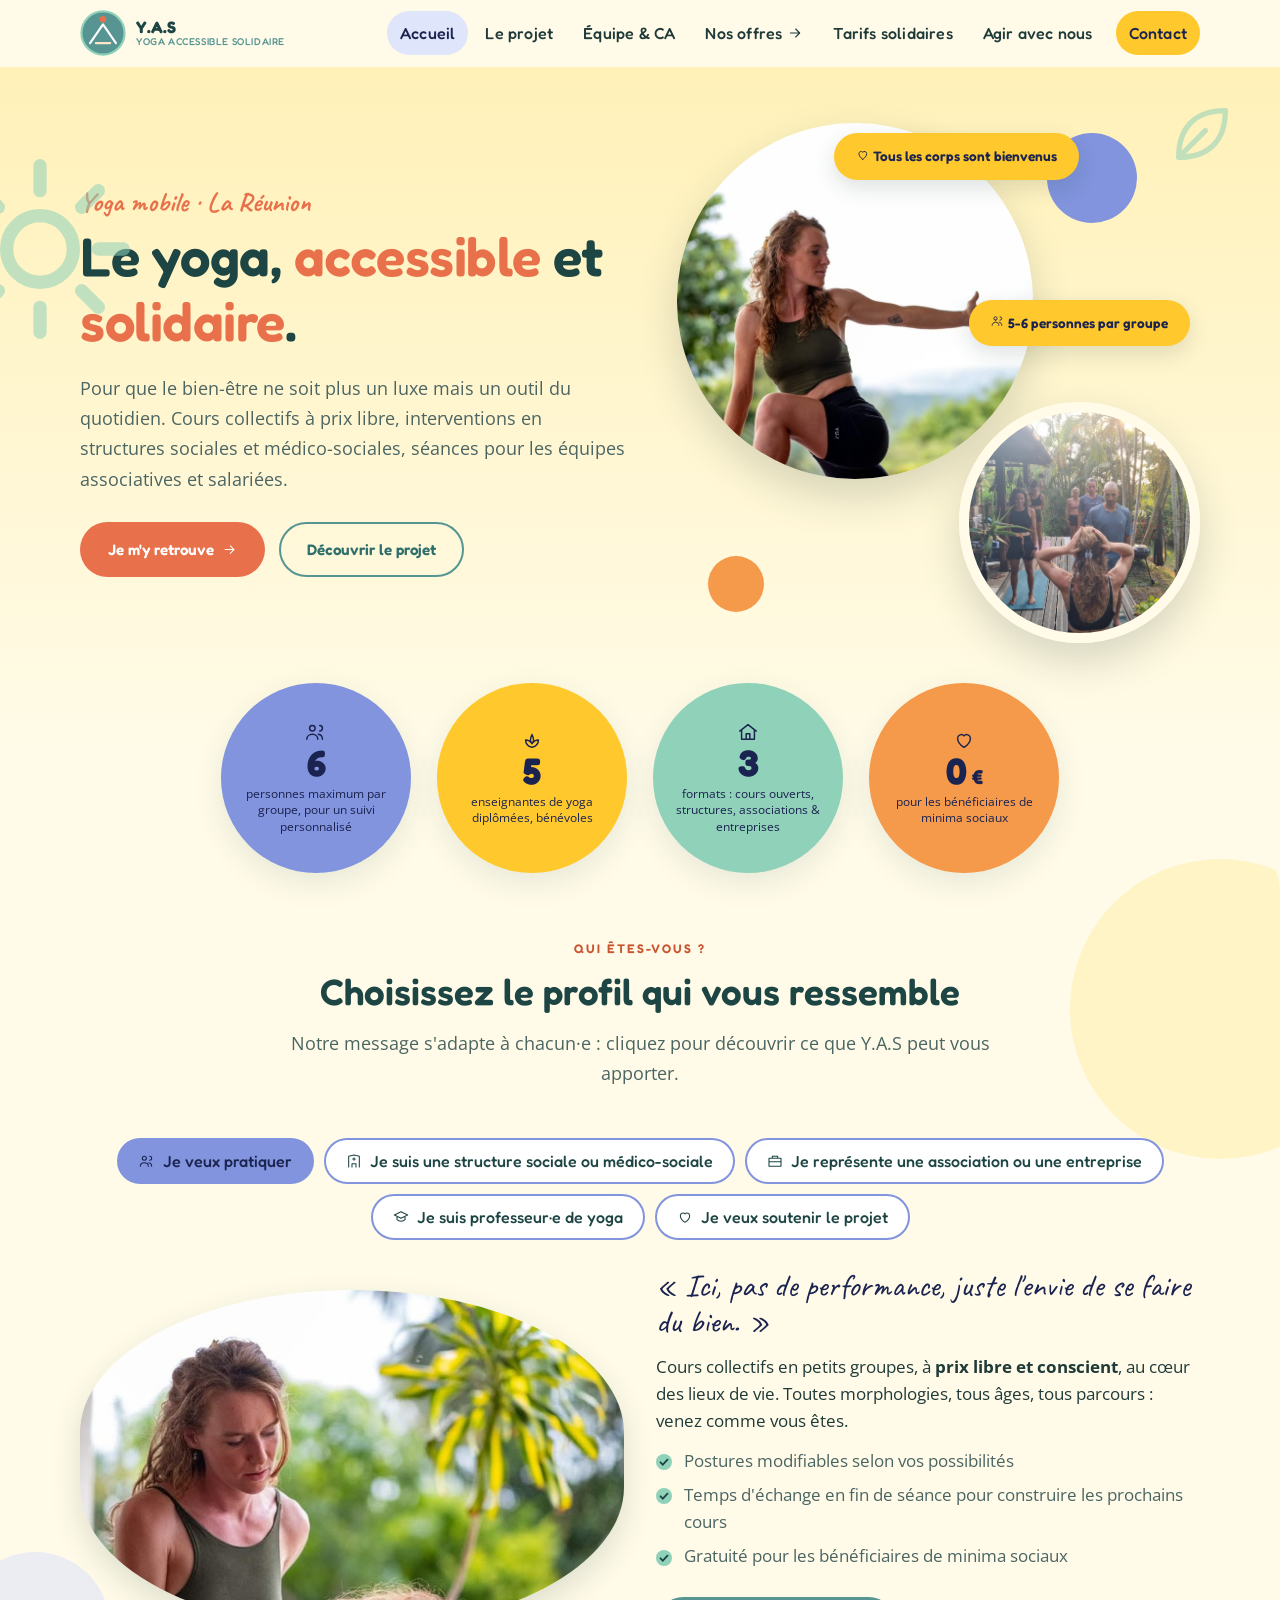
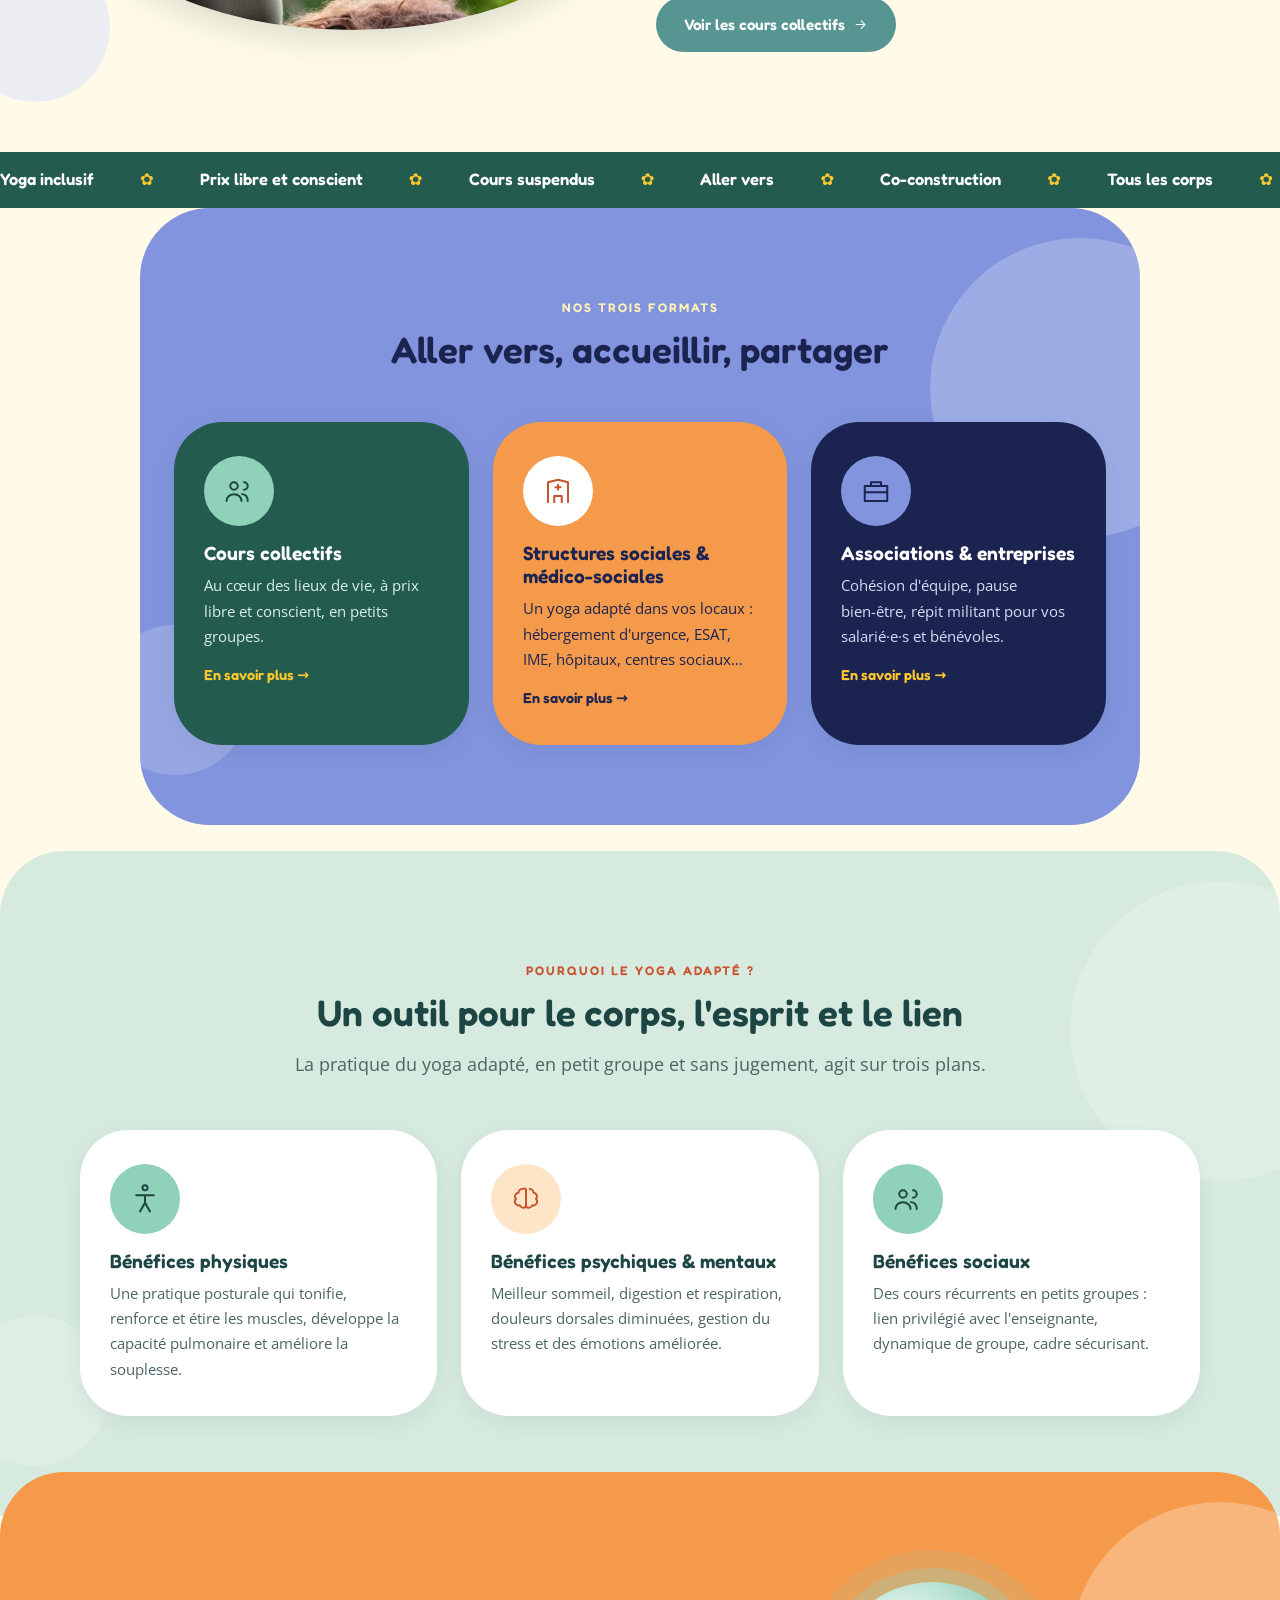
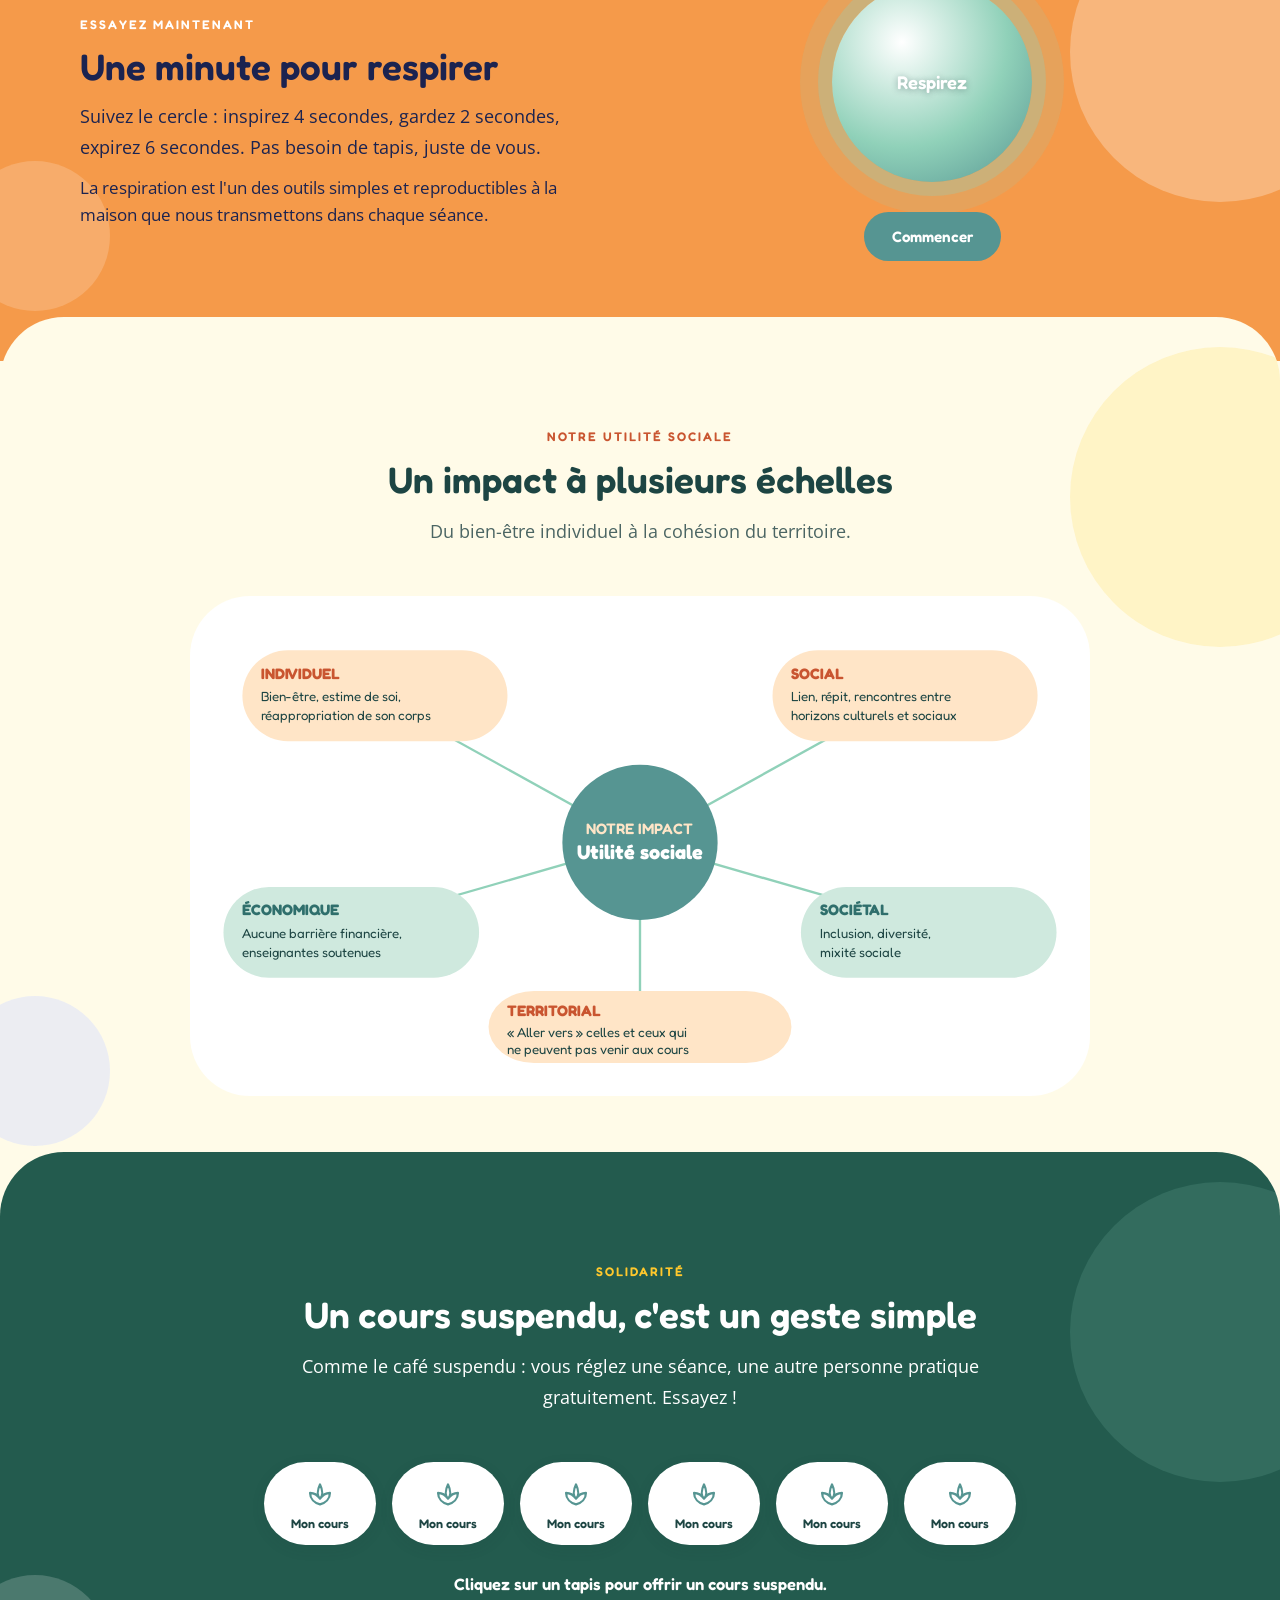
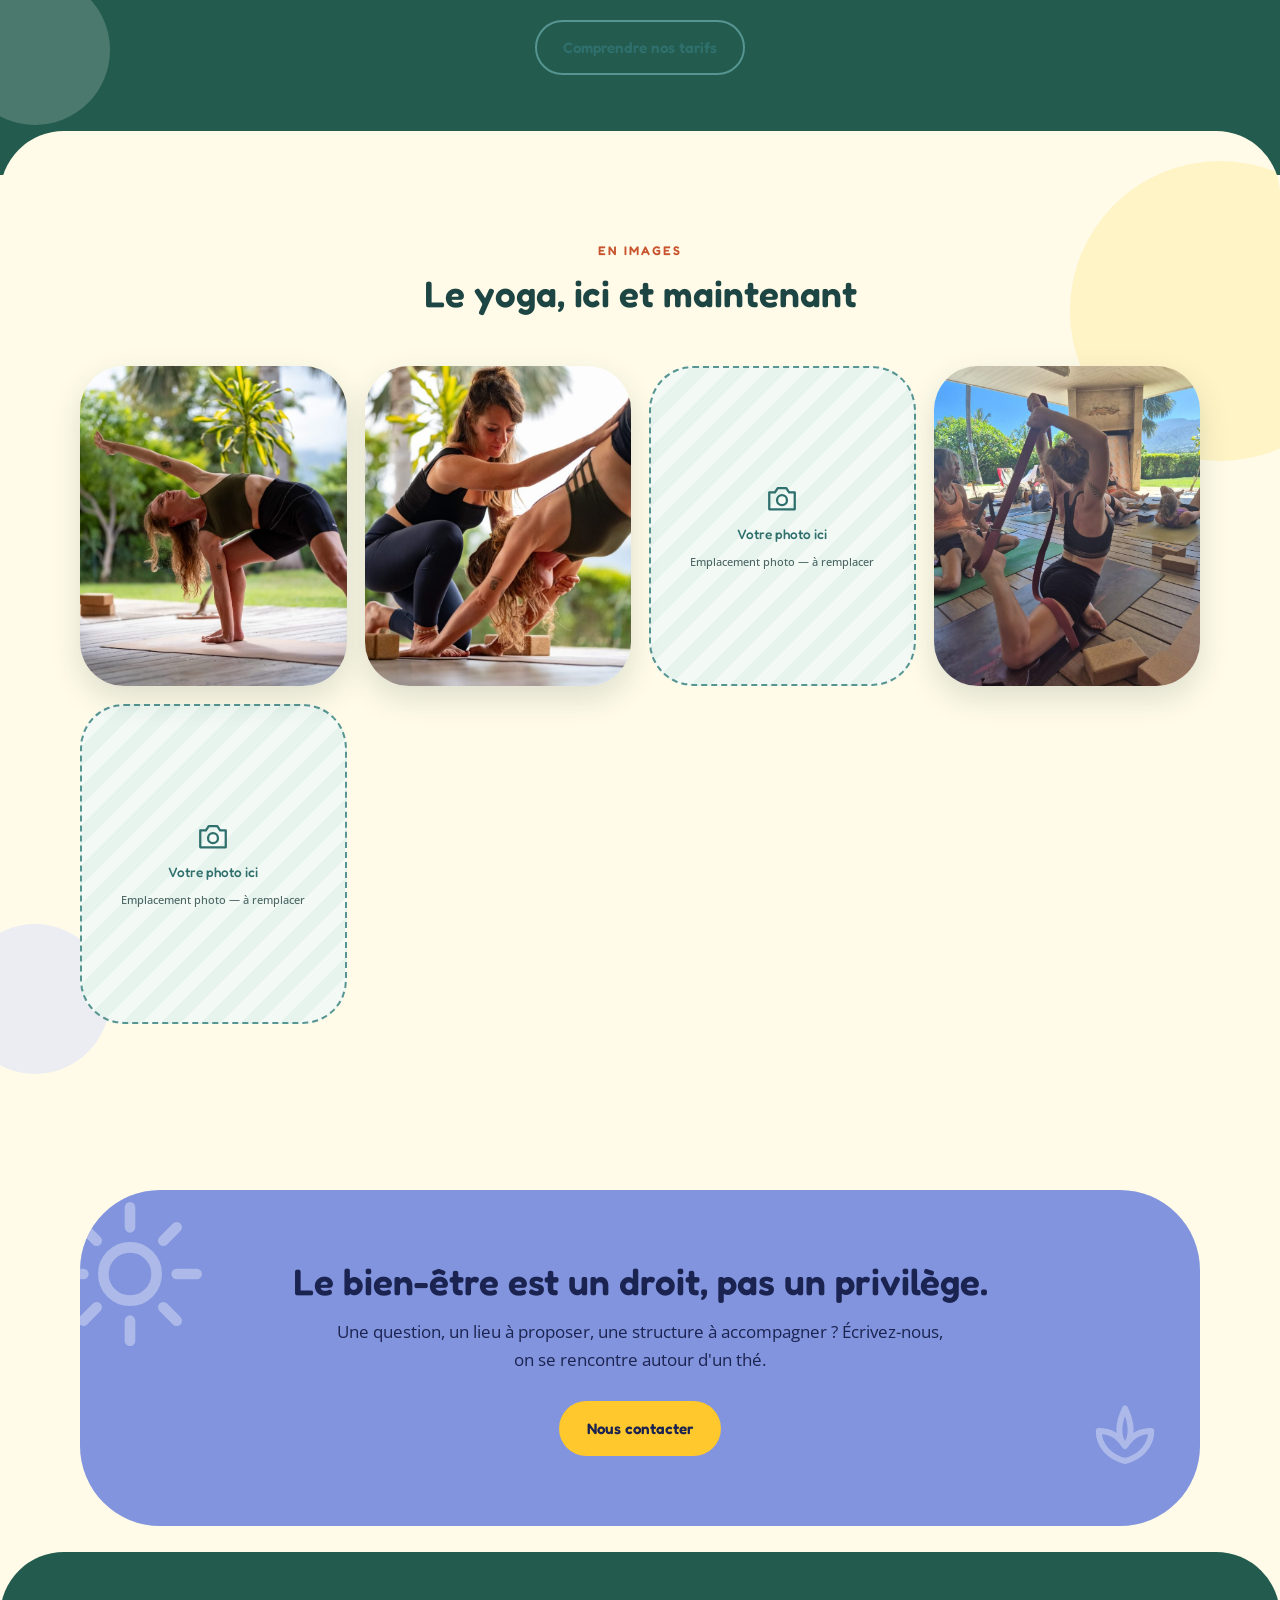
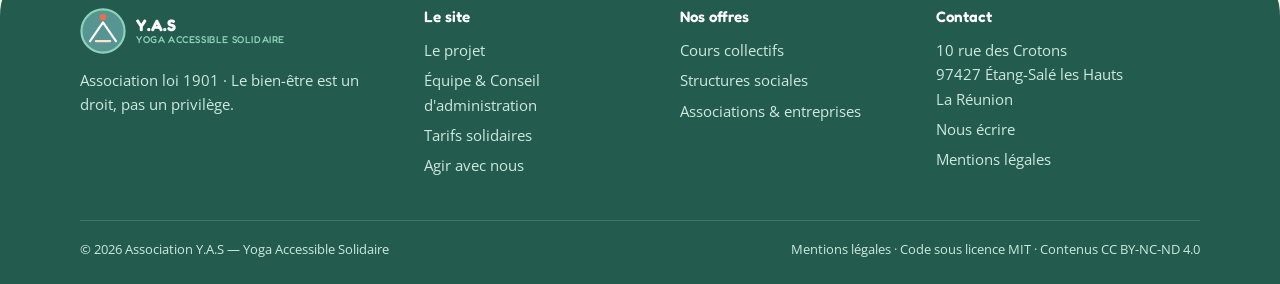
<file: index.html>
<!DOCTYPE html>
<html lang="fr">
<head>
<meta charset="UTF-8">
<meta name="viewport" content="width=device-width,initial-scale=1">
<title>Yoga accessible et solidaire à La Réunion · Y.A.S Yoga Accessible Solidaire</title>
<meta name="description" content="Y.A.S, association de yoga accessible et solidaire à La Réunion : cours à prix libre, interventions en structures sociales et médico-sociales, séances pour associations et entreprises.">
<meta name="theme-color" content="#569592">
<link rel="icon" href="assets/favicon.svg" type="image/svg+xml">
<link rel="preconnect" href="https://fonts.googleapis.com"><link rel="preconnect" href="https://fonts.gstatic.com" crossorigin>
<link href="https://fonts.googleapis.com/css2?family=Caveat:wght@600;700&family=Open+Sans:wght@400;600&family=Fredoka:wght@400;500;600;700&display=swap" rel="stylesheet">
<link rel="stylesheet" href="assets/style.css">
<link rel="stylesheet" href="assets/v2.css">
</head>
<body>
<svg width="0" height="0" style="position:absolute" aria-hidden="true"><symbol id="i-lotus" viewBox="0 0 24 24"><path d="M12 20c-4-1-7-4-7-8 3 0 5 1 7 4 2-3 4-4 7-4 0 4-3 7-7 8Z M12 16c-2-2-2-6 0-10 2 4 2 8 0 10Z"/></symbol><symbol id="i-heart" viewBox="0 0 24 24"><path d="M12 20s-7-4.4-7-10a4 4 0 0 1 7-2.5A4 4 0 0 1 19 10c0 5.6-7 10-7 10Z"/></symbol><symbol id="i-users" viewBox="0 0 24 24"><path d="M8 11a3 3 0 1 0 0-6 3 3 0 0 0 0 6Z M2 20c0-3 2.5-5.5 6-5.5s6 2.5 6 5.5 M16 11a3 3 0 1 0 0-6 M14.5 14.5c2.8.3 4.5 2.5 4.5 5.5"/></symbol><symbol id="i-leaf" viewBox="0 0 24 24"><path d="M5 19c0-9 5-14 14-14 0 9-5 14-14 14Z M5 19l8-8"/></symbol><symbol id="i-sun" viewBox="0 0 24 24"><path d="M12 16a4 4 0 1 0 0-8 4 4 0 0 0 0 8Z M12 2v3 M12 19v3 M2 12h3 M19 12h3 M5 5l2 2 M17 17l2 2 M19 5l-2 2 M7 17l-2 2"/></symbol><symbol id="i-moon" viewBox="0 0 24 24"><path d="M20 14A8 8 0 1 1 10 4a6 6 0 0 0 10 10Z"/></symbol><symbol id="i-chair" viewBox="0 0 24 24"><path d="M7 3v10h10 M7 13v8 M17 13v8 M5 21h4 M15 21h4 M7 8h5"/></symbol><symbol id="i-home" viewBox="0 0 24 24"><path d="M3 11l9-7 9 7 M5 10v10h14V10 M10 20v-6h4v6"/></symbol><symbol id="i-hospital" viewBox="0 0 24 24"><path d="M4 21V5l8-2 8 2v16 M9 21v-5h6v5 M12 7v4 M10 9h4"/></symbol><symbol id="i-shield" viewBox="0 0 24 24"><path d="M12 3 4 6v6c0 5 3.5 8 8 9 4.5-1 8-4 8-9V6l-8-3Z"/></symbol><symbol id="i-pin" viewBox="0 0 24 24"><path d="M12 21s-6-5.5-6-11a6 6 0 0 1 12 0c0 5.5-6 11-6 11Z M12 12a2 2 0 1 0 0-4 2 2 0 0 0 0 4Z"/></symbol><symbol id="i-mail" viewBox="0 0 24 24"><path d="M3 6h18v12H3z M3 7l9 6 9-6"/></symbol><symbol id="i-phone" viewBox="0 0 24 24"><path d="M5 4h4l2 5-2.5 1.5a11 11 0 0 0 5 5L15 13l5 2v4a2 2 0 0 1-2 2A15 15 0 0 1 3 6a2 2 0 0 1 2-2Z"/></symbol><symbol id="i-coin" viewBox="0 0 24 24"><path d="M12 21a9 9 0 1 0 0-18 9 9 0 0 0 0 18Z M12 7v10 M9 10h6 M9 14h6"/></symbol><symbol id="i-handshake" viewBox="0 0 24 24"><path d="M2 12l5-5 4 3 4-3 5 5-6 6-3-2-3 2z"/></symbol><symbol id="i-gift" viewBox="0 0 24 24"><path d="M4 10h16v10H4z M3 7h18v3H3z M12 7v13 M12 7C9 7 8 3 11 3c2 0 1 4 1 4Zm0 0c3 0 4-4 1-4-2 0-1 4-1 4Z"/></symbol><symbol id="i-sprout" viewBox="0 0 24 24"><path d="M12 21v-9 M12 12c0-4-3-6-7-6 0 4 3 6 7 6Z M12 14c0-3 2-5 6-5 0 3-2 5-6 5Z"/></symbol><symbol id="i-wave" viewBox="0 0 24 24"><path d="M2 10c3-5 5-5 8 0s5 5 8 0l4-2 M2 17c3-5 5-5 8 0s5 5 8 0"/></symbol><symbol id="i-grad" viewBox="0 0 24 24"><path d="M2 9l10-5 10 5-10 5z M6 11v5c3 3 9 3 12 0v-5"/></symbol><symbol id="i-brief" viewBox="0 0 24 24"><path d="M3 8h18v12H3z M8 8V5h8v3 M3 13h18"/></symbol><symbol id="i-cal" viewBox="0 0 24 24"><path d="M4 6h16v14H4z M4 10h16 M8 3v4 M16 3v4"/></symbol><symbol id="i-chat" viewBox="0 0 24 24"><path d="M4 5h16v11H9l-5 4z"/></symbol><symbol id="i-lock" viewBox="0 0 24 24"><path d="M6 11h12v9H6z M8 11V8a4 4 0 0 1 8 0v3"/></symbol><symbol id="i-clock" viewBox="0 0 24 24"><path d="M12 21a9 9 0 1 0 0-18 9 9 0 0 0 0 18Z M12 7v5l3 2"/></symbol><symbol id="i-camera" viewBox="0 0 24 24"><path d="M3 8h4l2-3h6l2 3h4v12H3z M12 17a3.5 3.5 0 1 0 0-7 3.5 3.5 0 0 0 0 7Z"/></symbol><symbol id="i-scale" viewBox="0 0 24 24"><path d="M12 3v18 M5 21h14 M4 7h16"/></symbol><symbol id="i-arrow" viewBox="0 0 24 24"><path d="M5 12h14 M13 6l6 6-6 6"/></symbol><symbol id="i-star" viewBox="0 0 24 24"><path d="M12 3l2.7 5.6 6.1.9-4.4 4.3 1 6.1L12 17l-5.4 2.9 1-6.1L3.2 9.5l6.1-.9z"/></symbol><symbol id="i-mega" viewBox="0 0 24 24"><path d="M3 10v4h4l8 5V5L7 10z M18 9a4 4 0 0 1 0 6"/></symbol><symbol id="i-body" viewBox="0 0 24 24"><path d="M12 5a2 2 0 1 0 0-4 2 2 0 0 0 0 4Z M5 9h14 M12 9v6 M8 22l4-7 4 7"/></symbol><symbol id="i-brain" viewBox="0 0 24 24"><path d="M9 4a3 3 0 0 0-3 3 3 3 0 0 0-2 5 3 3 0 0 0 3 5 3 3 0 0 0 5 1V4a3 3 0 0 0-3 0Z M15 4a3 3 0 0 1 3 3 3 3 0 0 1 2 5 3 3 0 0 1-3 5 3 3 0 0 1-5 1"/></symbol><symbol id="i-globe" viewBox="0 0 24 24"><path d="M12 21a9 9 0 1 0 0-18 9 9 0 0 0 0 18Z M3 12h18 M12 3c3 3 3 15 0 18 M12 3c-3 3-3 15 0 18"/></symbol><symbol id="i-book" viewBox="0 0 24 24"><path d="M4 4h7a2 2 0 0 1 2 2v14a2 2 0 0 0-2-2H4z M20 4h-7"/></symbol><symbol id="i-doc" viewBox="0 0 24 24"><path d="M6 3h9l4 4v14H6z M14 3v5h5 M9 13h6 M9 17h6"/></symbol><symbol id="i-link" viewBox="0 0 24 24"><path d="M10 14a4 4 0 0 0 5.7 0l3-3a4 4 0 0 0-5.7-5.7l-1 1 M14 10a4 4 0 0 0-5.7 0l-3 3a4 4 0 0 0 5.7 5.7l1-1"/></symbol></svg>
<header class="hdr" id="hdr"><div class="hdr-in">
<a class="brand" href="index.html"><svg viewBox="0 0 64 64" aria-hidden="true"><circle cx="32" cy="32" r="30" fill="#569592"/><circle cx="32" cy="32" r="30" fill="none" stroke="#90d1b9" stroke-width="3"/><path d="M14 46 32 20 50 46" fill="none" stroke="#fff" stroke-width="3" stroke-linecap="round" stroke-linejoin="round"/><path d="M22 46h20" stroke="#ffe5c7" stroke-width="3" stroke-linecap="round"/><circle cx="32" cy="13" r="4.5" fill="#e8704a"/></svg><span>Y.A.S<small>YOGA ACCESSIBLE SOLIDAIRE</small></span></a>
<button class="burger" id="burger" aria-label="Menu">☰</button>
<nav class="nav" id="nav"><a href="index.html" class="active">Accueil</a><a href="projet.html" class="">Le projet</a><a href="equipe.html" class="">Équipe &amp; CA</a><div class="nav-drop"><button class="nav-drop-btn" type="button">Nos offres <svg class="ico" viewBox="0 0 24 24" aria-hidden="true"><use href="#i-arrow"/></svg></button><div class="drop-menu"><a href="cours-collectifs.html" class=""><svg class="ico" viewBox="0 0 24 24" aria-hidden="true"><use href="#i-users"/></svg> Cours collectifs</a><a href="structures.html" class=""><svg class="ico" viewBox="0 0 24 24" aria-hidden="true"><use href="#i-hospital"/></svg> Structures sociales &amp; médico-sociales</a><a href="entreprises-associations.html" class=""><svg class="ico" viewBox="0 0 24 24" aria-hidden="true"><use href="#i-brief"/></svg> Associations &amp; entreprises</a></div></div><a href="tarifs.html" class="">Tarifs solidaires</a><a href="agir.html" class="">Agir avec nous</a><a href="contact.html" class="cta ">Contact</a></nav></div></header>

<section class="hero"><span class="deco spin" style="left:-60px;top:40px;font-size:200px"><svg class="ico" viewBox="0 0 24 24" aria-hidden="true"><use href="#i-sun"/></svg></span><span class="deco" style="right:3%;top:10px;font-size:80px"><svg class="ico" viewBox="0 0 24 24" aria-hidden="true"><use href="#i-leaf"/></svg></span>
<div class="container hero-grid">
<div class="reveal"><span class="script">Yoga mobile · La Réunion</span>
<h1>Le yoga, <span class="hl">accessible</span> et <span class="hl">solidaire</span>.</h1>
<p class="lead" style="margin-top:18px">Pour que le bien-être ne soit plus un luxe mais un outil du quotidien. Cours collectifs à prix libre, interventions en structures sociales et médico-sociales, séances pour les équipes associatives et salariées.</p>
<div class="btn-row"><a class="btn btn-coral" href="#profils">Je m'y retrouve <svg class="ico" viewBox="0 0 24 24" aria-hidden="true"><use href="#i-arrow"/></svg></a><a class="btn btn-out" href="projet.html">Découvrir le projet</a></div></div>
<div class="hero-photos reveal">
<div class="bubble-float" style="left:30%;top:2%"><svg class="ico" viewBox="0 0 24 24" aria-hidden="true"><use href="#i-heart"/></svg> Tous les corps sont bienvenus</div>
<div class="blob b1"><img src="assets/images/posture-fente.jpg" alt="Posture de yoga en fente avec blocs, au bord d'une terrasse tropicale" style="object-position:center 25%"></div>
<div class="blob b2"><img src="assets/images/cours-groupe-1.jpg" alt="Cours collectif de yoga en plein air"></div>
<div class="bubble-float" style="right:2%;top:34%;animation-delay:-2s"><svg class="ico" viewBox="0 0 24 24" aria-hidden="true"><use href="#i-users"/></svg> 5-6 personnes par groupe</div></div></div></section>

<div class="container"><div class="stats">
<div class="stat"><svg class="ico" viewBox="0 0 24 24" aria-hidden="true"><use href="#i-users"/></svg><div class="n"><span data-count="6">0</span></div><p>personnes maximum par groupe, pour un suivi personnalisé</p></div>
<div class="stat"><svg class="ico" viewBox="0 0 24 24" aria-hidden="true"><use href="#i-lotus"/></svg><div class="n"><span data-count="5">0</span></div><p>enseignantes de yoga diplômées, bénévoles</p></div>
<div class="stat"><svg class="ico" viewBox="0 0 24 24" aria-hidden="true"><use href="#i-home"/></svg><div class="n"><span data-count="3">0</span></div><p>formats : cours ouverts, structures, associations &amp; entreprises</p></div>
<div class="stat"><svg class="ico" viewBox="0 0 24 24" aria-hidden="true"><use href="#i-heart"/></svg><div class="n"><span data-count="0">0</span><small> €</small></div><p>pour les bénéficiaires de minima sociaux</p></div>
</div></div>

<section class="section s-butter" id="profils"><div class="container">
<div class="sec-head reveal center"><span class="eyebrow">Qui êtes-vous ?</span><h2>Choisissez le profil qui vous ressemble</h2><p class=lead>Notre message s'adapte à chacun·e : cliquez pour découvrir ce que Y.A.S peut vous apporter.</p></div>
<div data-tabs class="reveal"><div class="tabs"><button class="tab" data-t="t-eleve"><svg class="ico" viewBox="0 0 24 24" aria-hidden="true"><use href="#i-users"/></svg> Je veux pratiquer</button><button class="tab" data-t="t-struct"><svg class="ico" viewBox="0 0 24 24" aria-hidden="true"><use href="#i-hospital"/></svg> Je suis une structure sociale ou médico-sociale</button><button class="tab" data-t="t-ent"><svg class="ico" viewBox="0 0 24 24" aria-hidden="true"><use href="#i-brief"/></svg> Je représente une association ou une entreprise</button><button class="tab" data-t="t-ens"><svg class="ico" viewBox="0 0 24 24" aria-hidden="true"><use href="#i-grad"/></svg> Je suis professeur·e de yoga</button><button class="tab" data-t="t-don"><svg class="ico" viewBox="0 0 24 24" aria-hidden="true"><use href="#i-heart"/></svg> Je veux soutenir le projet</button></div><div class="panel" id="t-eleve"><div class="photo leaf" style="height:340px"><img src="assets/images/posture-assise.jpg" alt="" loading="lazy" style="object-position:center 30%"></div>
<div><p class="quote">« Ici, pas de performance, juste l'envie de se faire du bien. »</p><p style="margin-top:14px">Cours collectifs en petits groupes, à <b>prix libre et conscient</b>, au cœur des lieux de vie. Toutes morphologies, tous âges, tous parcours : venez comme vous êtes.</p><ul class="ticks"><li>Postures modifiables selon vos possibilités</li><li>Temps d'échange en fin de séance pour construire les prochains cours</li><li>Gratuité pour les bénéficiaires de minima sociaux</li></ul><div class="btn-row"><a class="btn btn-teal" href="cours-collectifs.html">Voir les cours collectifs <svg class="ico" viewBox="0 0 24 24" aria-hidden="true"><use href="#i-arrow"/></svg></a></div></div></div><div class="panel" id="t-struct"><div class="photo leaf" style="height:340px"><img src="assets/images/posture-accompagnee.jpg" alt="" loading="lazy" style="object-position:center 30%"></div>
<div><p class="quote">« Nous ne sommes pas des sauveur·euse·s, mais des allié·e·s. »</p><p style="margin-top:14px">Nous venons <b>dans vos locaux</b> (CHRS, hôpitaux, CCAS, établissements adaptés, services pénitentiaires…) avec un yoga adapté aux besoins de vos bénéficiaires, co-construit avec vos équipes.</p><ul class="ticks"><li>Groupes de 5-6 personnes</li><li>Séances ponctuelles ou régulières</li><li>Double expertise : travail social + yoga</li></ul><div class="btn-row"><a class="btn btn-teal" href="structures.html">Découvrir nos interventions <svg class="ico" viewBox="0 0 24 24" aria-hidden="true"><use href="#i-arrow"/></svg></a></div></div></div><div class="panel" id="t-ent"><div class="photo leaf" style="height:340px"><img src="assets/images/posture-fente.jpg" alt="" loading="lazy" style="object-position:center 30%"></div>
<div><p class="quote">« Un temps de répit, de cohésion, de souffle. »</p><p style="margin-top:14px">Offrez à vos salarié·e·s ou bénévoles une activité régulière ou ponctuelle : cohésion d'équipe, temps pour soi, <b>répit militant</b>.</p><ul class="ticks"><li>Interventions sur site</li><li>Format adapté à votre équipe</li><li>Chaque séance finance la solidarité</li></ul><div class="btn-row"><a class="btn btn-teal" href="entreprises-associations.html">Proposer une séance à votre équipe <svg class="ico" viewBox="0 0 24 24" aria-hidden="true"><use href="#i-arrow"/></svg></a></div></div></div><div class="panel" id="t-ens"><div class="photo leaf" style="height:340px"><img src="assets/images/posture-triangle.jpg" alt="" loading="lazy" style="object-position:center 30%"></div>
<div><p class="quote">« Soutenir le statut précaire des professeur·e·s de yoga. »</p><p style="margin-top:14px">Rejoignez une équipe de bénévoles diplômées autour d'un yoga social et solidaire. Notre objet inclut une <b>bourse à la formation</b> pour les enseignant·e·s adhérent·e·s.</p><ul class="ticks"><li>Défraiement des heures de bénévolat</li><li>Formation continue financée à terme</li><li>Réseau et partage de pratiques</li></ul><div class="btn-row"><a class="btn btn-teal" href="agir.html">Rejoindre l'équipe <svg class="ico" viewBox="0 0 24 24" aria-hidden="true"><use href="#i-arrow"/></svg></a></div></div></div><div class="panel" id="t-don"><div class="photo leaf" style="height:340px"><img src="assets/images/posture-sangle.jpg" alt="" loading="lazy" style="object-position:center 30%"></div>
<div><p class="quote">« Prendre soin de soi et des autres, c'est déjà un acte de résistance. »</p><p style="margin-top:14px">Adhérez, donnez, offrez un <b>cours suspendu</b>, prêtez un lieu ou relayez l'information : chaque geste fait vivre la solidarité.</p><ul class="ticks"><li>Adhésion : voix à l'Assemblée générale</li><li>Cours suspendus</li><li>Prêt de salle, relais, bénévolat</li></ul><div class="btn-row"><a class="btn btn-teal" href="agir.html">Voir comment agir <svg class="ico" viewBox="0 0 24 24" aria-hidden="true"><use href="#i-arrow"/></svg></a></div></div></div></div></div></section>

<div class="marquee" aria-hidden="true"><div class="marquee-in"><span>Yoga inclusif</span><span>Prix libre et conscient</span><span>Cours suspendus</span><span>Aller vers</span><span>Co-construction</span><span>Tous les corps</span><span>Yoga inclusif</span><span>Prix libre et conscient</span><span>Cours suspendus</span><span>Aller vers</span><span>Co-construction</span><span>Tous les corps</span><span>Yoga inclusif</span><span>Prix libre et conscient</span><span>Cours suspendus</span><span>Aller vers</span><span>Co-construction</span><span>Tous les corps</span><span>Yoga inclusif</span><span>Prix libre et conscient</span><span>Cours suspendus</span><span>Aller vers</span><span>Co-construction</span><span>Tous les corps</span></div></div>

<section class="section s-violet"><div class="container">
<div class="sec-head reveal center"><span class="eyebrow">Nos trois formats</span><h2>Aller vers, accueillir, partager</h2></div>
<div class="cards">
<div class="card c-green reveal"><div class="ico-wrap"><svg class="ico" viewBox="0 0 24 24" aria-hidden="true"><use href="#i-users"/></svg></div><h3>Cours collectifs</h3><p>Au cœur des lieux de vie, à prix libre et conscient, en petits groupes.</p><a class="more" href="cours-collectifs.html">En savoir plus →</a></div>
<div class="card c-orange reveal"><div class="ico-wrap"><svg class="ico" viewBox="0 0 24 24" aria-hidden="true"><use href="#i-hospital"/></svg></div><h3>Structures sociales &amp; médico-sociales</h3><p>Un yoga adapté dans vos locaux : hébergement d'urgence, ESAT, IME, hôpitaux, centres sociaux…</p><a class="more" href="structures.html">En savoir plus →</a></div>
<div class="card c-indigo reveal"><div class="ico-wrap"><svg class="ico" viewBox="0 0 24 24" aria-hidden="true"><use href="#i-brief"/></svg></div><h3>Associations &amp; entreprises</h3><p>Cohésion d'équipe, pause bien-être, répit militant pour vos salarié·e·s et bénévoles.</p><a class="more" href="entreprises-associations.html">En savoir plus →</a></div>
</div></div></section>

<section class="section s-palegreen"><div class="container">
<div class="sec-head reveal center"><span class="eyebrow">Pourquoi le yoga adapté ?</span><h2>Un outil pour le corps, l'esprit et le lien</h2><p class=lead>La pratique du yoga adapté, en petit groupe et sans jugement, agit sur trois plans.</p></div>
<div class="cards">
<div class="card reveal"><div class="ico-wrap"><svg class="ico" viewBox="0 0 24 24" aria-hidden="true"><use href="#i-body"/></svg></div><h3>Bénéfices physiques</h3><p>Une pratique posturale qui tonifie, renforce et étire les muscles, développe la capacité pulmonaire et améliore la souplesse.</p></div>
<div class="card peach reveal"><div class="ico-wrap"><svg class="ico" viewBox="0 0 24 24" aria-hidden="true"><use href="#i-brain"/></svg></div><h3>Bénéfices psychiques &amp; mentaux</h3><p>Meilleur sommeil, digestion et respiration, douleurs dorsales diminuées, gestion du stress et des émotions améliorée.</p></div>
<div class="card reveal"><div class="ico-wrap"><svg class="ico" viewBox="0 0 24 24" aria-hidden="true"><use href="#i-users"/></svg></div><h3>Bénéfices sociaux</h3><p>Des cours récurrents en petits groupes : lien privilégié avec l'enseignante, dynamique de groupe, cadre sécurisant.</p></div>
</div></div></section>

<section class="section s-orange"><div class="container split">
<div class="reveal"><span class="eyebrow">Essayez maintenant</span><h2>Une minute pour respirer</h2><p class="lead" style="margin-top:12px">Suivez le cercle : inspirez 4 secondes, gardez 2 secondes, expirez 6 secondes. Pas besoin de tapis, juste de vous.</p><p style="margin-top:12px;color:var(--ink-soft)">La respiration est l'un des outils simples et reproductibles à la maison que nous transmettons dans chaque séance.</p></div>
<div class="breath reveal"><div class="breath-orb" id="orb"><span>Respirez</span></div><button class="btn btn-teal" id="breathBtn" type="button">Commencer</button></div></div></section>

<section class="section s-butter"><div class="container">
<div class="sec-head reveal center"><span class="eyebrow">Notre utilité sociale</span><h2>Un impact à plusieurs échelles</h2><p class=lead>Du bien-être individuel à la cohésion du territoire.</p></div>
<div class="impact" style="background:#fff;border-radius:60px;padding:24px"><svg viewBox="0 0 900 470" role="img" aria-label="Schéma de l'utilité sociale du yoga solidaire">
<g class="lnks"><path class="lnk" d="M450 235 L170 80"/><path class="lnk" d="M450 235 L730 80"/><path class="lnk" d="M450 235 L120 330"/><path class="lnk" d="M450 235 L780 330"/><path class="lnk" d="M450 235 L450 420"/></g>
<g class="node hub"><circle cx="450" cy="235" r="82" fill="#569592"/><text x="450" y="226" text-anchor="middle" fill="#ffe5c7" font-size="16" font-weight="600">NOTRE IMPACT</text><text x="450" y="252" text-anchor="middle" fill="#fff" font-size="21" font-weight="700">Utilité sociale</text></g>
<g class="node"><rect x="30" y="32" width="280" height="96" rx="48" fill="#ffe5c7"/><text x="50" y="62" fill="#c95530" font-size="16" font-weight="700">INDIVIDUEL</text><text x="50" y="86" fill="#1d4543" font-size="14">Bien-être, estime de soi,</text><text x="50" y="106" fill="#1d4543" font-size="14">réappropriation de son corps</text></g>
<g class="node"><rect x="590" y="32" width="280" height="96" rx="48" fill="#ffe5c7"/><text x="610" y="62" fill="#c95530" font-size="16" font-weight="700">SOCIAL</text><text x="610" y="86" fill="#1d4543" font-size="14">Lien, répit, rencontres entre</text><text x="610" y="106" fill="#1d4543" font-size="14">horizons culturels et sociaux</text></g>
<g class="node"><rect x="10" y="282" width="270" height="96" rx="48" fill="#cfe9de"/><text x="30" y="312" fill="#2f6f6c" font-size="16" font-weight="700">ÉCONOMIQUE</text><text x="30" y="336" fill="#1d4543" font-size="14">Aucune barrière financière,</text><text x="30" y="356" fill="#1d4543" font-size="14">enseignantes soutenues</text></g>
<g class="node"><rect x="620" y="282" width="270" height="96" rx="48" fill="#cfe9de"/><text x="640" y="312" fill="#2f6f6c" font-size="16" font-weight="700">SOCIÉTAL</text><text x="640" y="336" fill="#1d4543" font-size="14">Inclusion, diversité,</text><text x="640" y="356" fill="#1d4543" font-size="14">mixité sociale</text></g>
<g class="node"><rect x="290" y="392" width="320" height="76" rx="48" fill="#ffe5c7"/><text x="310" y="418" fill="#c95530" font-size="16" font-weight="700">TERRITORIAL</text><text x="310" y="440" fill="#1d4543" font-size="14">« Aller vers » celles et ceux qui</text><text x="310" y="458" fill="#1d4543" font-size="14">ne peuvent pas venir aux cours</text></g></svg>
<ul class="impact-list"><li class="hubli"><b>Utilité sociale</b></li><li><b>Individuel</b>Bien-être, estime de soi, réappropriation de son corps</li><li><b>Social</b>Lien, répit, rencontres entre horizons culturels et sociaux</li><li><b>Économique</b>Aucune barrière financière, enseignantes soutenues</li><li><b>Sociétal</b>Inclusion, diversité, mixité sociale</li><li><b>Territorial</b>« Aller vers » celles et ceux qui ne peuvent pas venir aux cours</li></ul></div></div></section>

<section class="section s-deepgreen"><div class="container">
<div class="sec-head reveal center"><span class="eyebrow">Solidarité</span><h2>Un cours suspendu, c'est un geste simple</h2><p class=lead>Comme le café suspendu : vous réglez une séance, une autre personne pratique gratuitement. Essayez !</p></div>
<div class="mats reveal"><button class="mat" type="button"><svg class="ico" viewBox="0 0 24 24" aria-hidden="true"><use href="#i-lotus"/></svg><span>Mon cours</span></button><button class="mat" type="button"><svg class="ico" viewBox="0 0 24 24" aria-hidden="true"><use href="#i-lotus"/></svg><span>Mon cours</span></button><button class="mat" type="button"><svg class="ico" viewBox="0 0 24 24" aria-hidden="true"><use href="#i-lotus"/></svg><span>Mon cours</span></button><button class="mat" type="button"><svg class="ico" viewBox="0 0 24 24" aria-hidden="true"><use href="#i-lotus"/></svg><span>Mon cours</span></button><button class="mat" type="button"><svg class="ico" viewBox="0 0 24 24" aria-hidden="true"><use href="#i-lotus"/></svg><span>Mon cours</span></button><button class="mat" type="button"><svg class="ico" viewBox="0 0 24 24" aria-hidden="true"><use href="#i-lotus"/></svg><span>Mon cours</span></button></div>
<p class="mats-msg" id="matsMsg"></p><div class="center"><a class="btn btn-out" href="tarifs.html">Comprendre nos tarifs</a></div></div></section>

<section class="section s-butter"><div class="container">
<div class="sec-head reveal center"><span class="eyebrow">En images</span><h2>Le yoga, ici et maintenant</h2></div>
<div class="gallery reveal">
<div class="photo"><img src="assets/images/posture-triangle.jpg" alt="Posture du triangle en extérieur" loading="lazy"></div>
<div class="photo"><img src="assets/images/posture-accompagnee.jpg" alt="Accompagnement d'une posture par l'enseignante" loading="lazy"></div>
<div class="slot "><svg class="ico" viewBox="0 0 24 24" aria-hidden="true"><use href="#i-camera"/></svg><span>Votre photo ici</span><small>Emplacement photo — à remplacer</small></div>
<div class="photo"><img src="assets/images/posture-sangle.jpg" alt="Étirement avec sangle et briques de liège" loading="lazy"></div>
<div class="slot "><svg class="ico" viewBox="0 0 24 24" aria-hidden="true"><use href="#i-camera"/></svg><span>Votre photo ici</span><small>Emplacement photo — à remplacer</small></div></div></div></section>
<section class="section s-cta"><div class="container"><div class="cta-band reveal"><span class="deco spin" style="left:-30px;top:-30px;font-size:160px"><svg class="ico" viewBox="0 0 24 24" aria-hidden="true"><use href="#i-sun"/></svg></span><span class="deco" style="right:30px;bottom:10px;font-size:90px"><svg class="ico" viewBox="0 0 24 24" aria-hidden="true"><use href="#i-lotus"/></svg></span>
<h2>Le bien-être est un droit, pas un privilège.</h2><p>Une question, un lieu à proposer, une structure à accompagner ? Écrivez-nous, on se rencontre autour d'un thé.</p><div class="btn-row" style="justify-content:center"><a class="btn btn-coral" href="contact.html">Nous contacter</a></div></div></div></section>

<footer class="ftr"><div class="container"><div class="ftr-grid">
<div><a class="brand" href="index.html"><svg viewBox="0 0 64 64" aria-hidden="true"><circle cx="32" cy="32" r="30" fill="#569592"/><circle cx="32" cy="32" r="30" fill="none" stroke="#90d1b9" stroke-width="3"/><path d="M14 46 32 20 50 46" fill="none" stroke="#fff" stroke-width="3" stroke-linecap="round" stroke-linejoin="round"/><path d="M22 46h20" stroke="#ffe5c7" stroke-width="3" stroke-linecap="round"/><circle cx="32" cy="13" r="4.5" fill="#e8704a"/></svg><span>Y.A.S<small>YOGA ACCESSIBLE SOLIDAIRE</small></span></a>
<p style="margin-top:14px;font-size:.92rem">Association loi 1901 · Le bien-être est un droit, pas un privilège.</p></div>
<div><h4>Le site</h4><ul><li><a href="projet.html">Le projet</a></li><li><a href="equipe.html">Équipe &amp; Conseil d'administration</a></li><li><a href="tarifs.html">Tarifs solidaires</a></li><li><a href="agir.html">Agir avec nous</a></li></ul></div>
<div><h4>Nos offres</h4><ul><li><a href="cours-collectifs.html">Cours collectifs</a></li><li><a href="structures.html">Structures sociales</a></li><li><a href="entreprises-associations.html">Associations &amp; entreprises</a></li></ul></div>
<div><h4>Contact</h4><ul><li>10 rue des Crotons<br>97427 Étang-Salé les Hauts<br>La Réunion</li><li><a href="contact.html">Nous écrire</a></li><li><a href="mentions-legales.html">Mentions légales</a></li></ul></div>
</div><div class="ftr-bot"><span>© 2026 Association Y.A.S — Yoga Accessible Solidaire</span><span><a href="mentions-legales.html">Mentions légales</a> · Code sous licence MIT · Contenus CC BY-NC-ND 4.0</span></div></div></footer>
<script src="assets/main.js"></script>
</body></html>
</file>
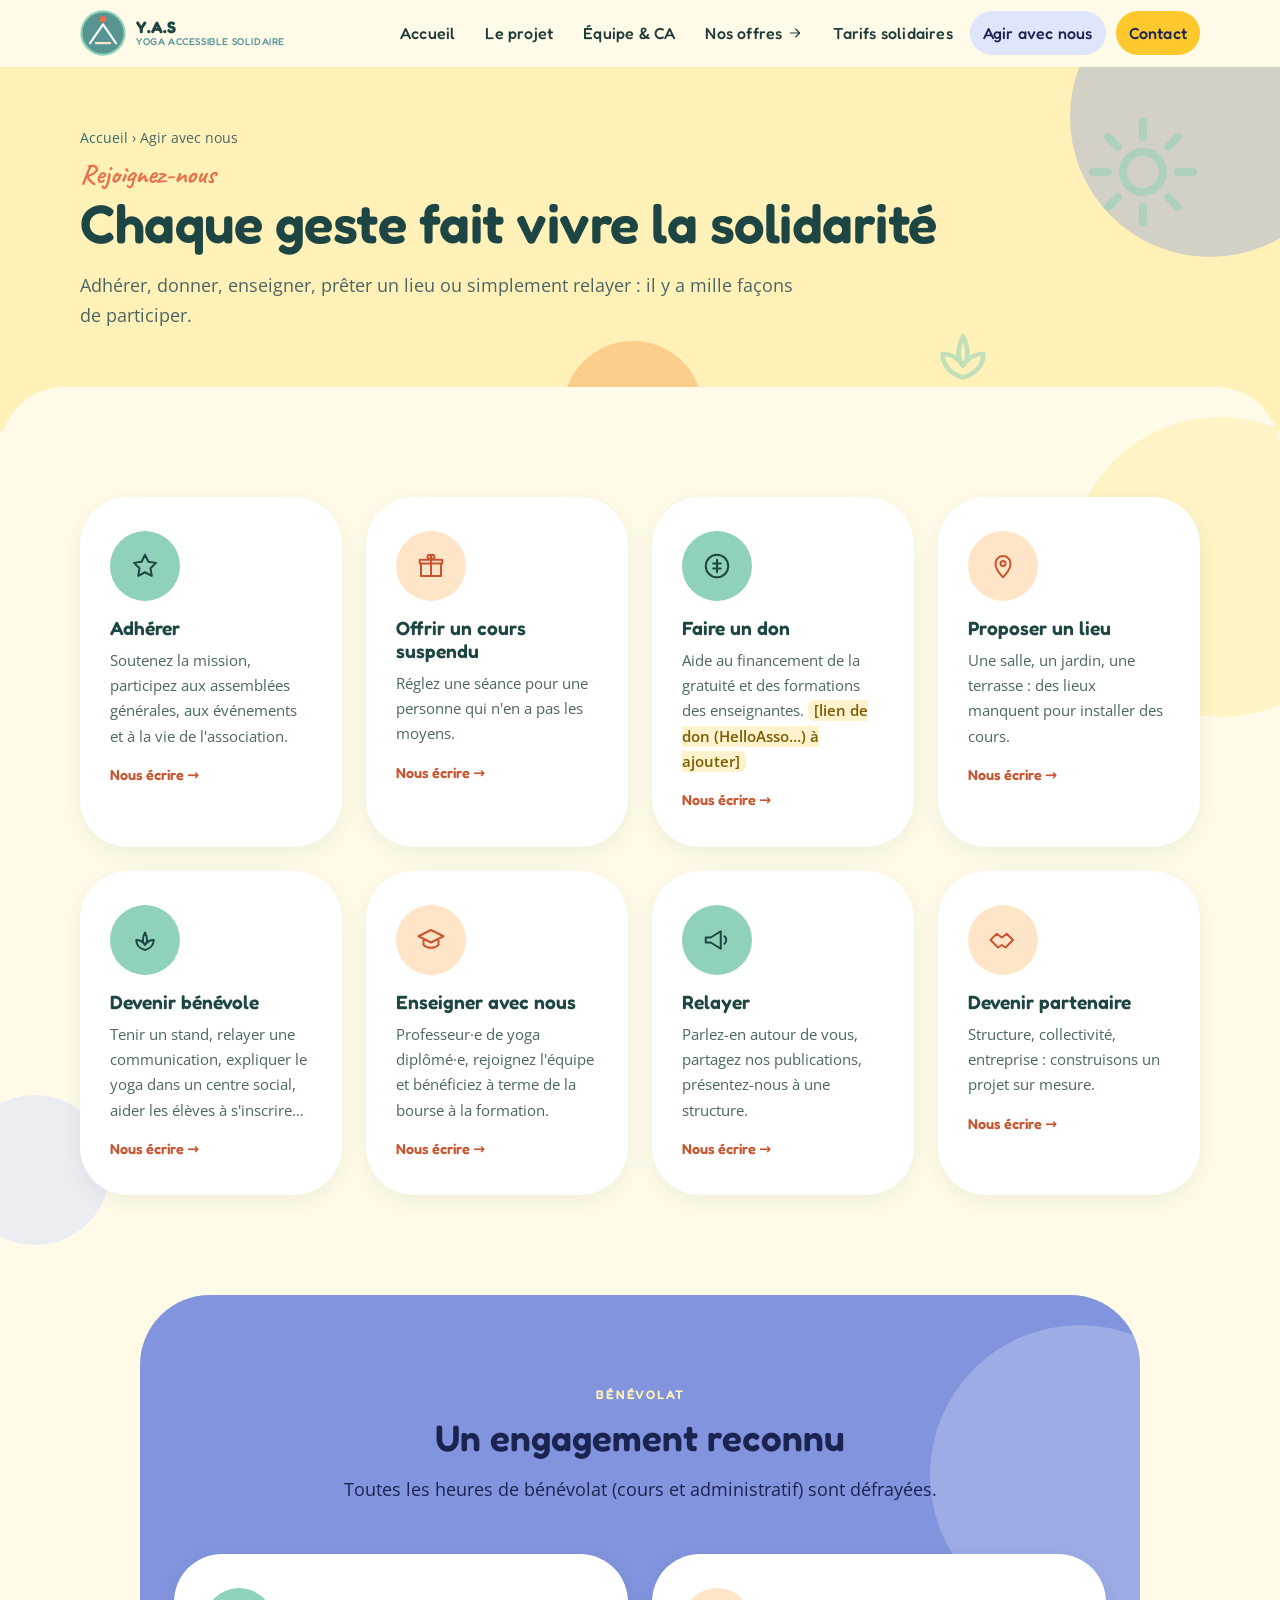
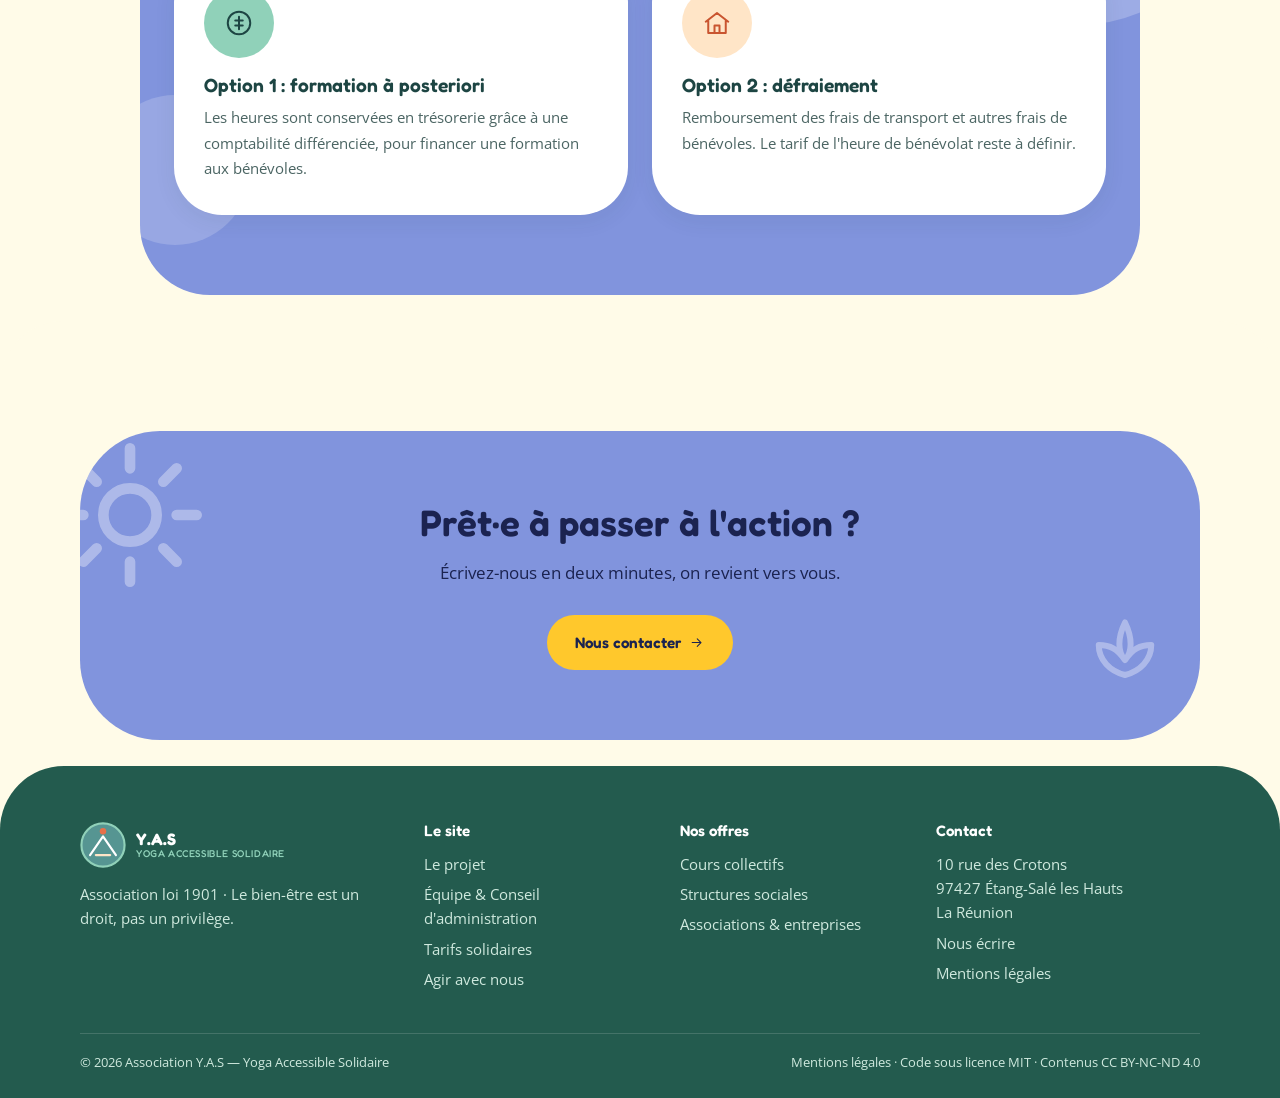
<file: agir.html>
<!DOCTYPE html>
<html lang="fr">
<head>
<meta charset="UTF-8">
<meta name="viewport" content="width=device-width,initial-scale=1">
<title>Agir avec nous · Y.A.S Yoga Accessible Solidaire</title>
<meta name="description" content="Adhérer, donner, offrir un cours suspendu, enseigner ou prêter un lieu : toutes les façons de soutenir l'association Y.A.S.">
<meta name="theme-color" content="#569592">
<link rel="icon" href="assets/favicon.svg" type="image/svg+xml">
<link rel="preconnect" href="https://fonts.googleapis.com"><link rel="preconnect" href="https://fonts.gstatic.com" crossorigin>
<link href="https://fonts.googleapis.com/css2?family=Caveat:wght@600;700&family=Open+Sans:wght@400;600&family=Fredoka:wght@400;500;600;700&display=swap" rel="stylesheet">
<link rel="stylesheet" href="assets/style.css">
<link rel="stylesheet" href="assets/v2.css">
</head>
<body>
<svg width="0" height="0" style="position:absolute" aria-hidden="true"><symbol id="i-lotus" viewBox="0 0 24 24"><path d="M12 20c-4-1-7-4-7-8 3 0 5 1 7 4 2-3 4-4 7-4 0 4-3 7-7 8Z M12 16c-2-2-2-6 0-10 2 4 2 8 0 10Z"/></symbol><symbol id="i-heart" viewBox="0 0 24 24"><path d="M12 20s-7-4.4-7-10a4 4 0 0 1 7-2.5A4 4 0 0 1 19 10c0 5.6-7 10-7 10Z"/></symbol><symbol id="i-users" viewBox="0 0 24 24"><path d="M8 11a3 3 0 1 0 0-6 3 3 0 0 0 0 6Z M2 20c0-3 2.5-5.5 6-5.5s6 2.5 6 5.5 M16 11a3 3 0 1 0 0-6 M14.5 14.5c2.8.3 4.5 2.5 4.5 5.5"/></symbol><symbol id="i-leaf" viewBox="0 0 24 24"><path d="M5 19c0-9 5-14 14-14 0 9-5 14-14 14Z M5 19l8-8"/></symbol><symbol id="i-sun" viewBox="0 0 24 24"><path d="M12 16a4 4 0 1 0 0-8 4 4 0 0 0 0 8Z M12 2v3 M12 19v3 M2 12h3 M19 12h3 M5 5l2 2 M17 17l2 2 M19 5l-2 2 M7 17l-2 2"/></symbol><symbol id="i-moon" viewBox="0 0 24 24"><path d="M20 14A8 8 0 1 1 10 4a6 6 0 0 0 10 10Z"/></symbol><symbol id="i-chair" viewBox="0 0 24 24"><path d="M7 3v10h10 M7 13v8 M17 13v8 M5 21h4 M15 21h4 M7 8h5"/></symbol><symbol id="i-home" viewBox="0 0 24 24"><path d="M3 11l9-7 9 7 M5 10v10h14V10 M10 20v-6h4v6"/></symbol><symbol id="i-hospital" viewBox="0 0 24 24"><path d="M4 21V5l8-2 8 2v16 M9 21v-5h6v5 M12 7v4 M10 9h4"/></symbol><symbol id="i-shield" viewBox="0 0 24 24"><path d="M12 3 4 6v6c0 5 3.5 8 8 9 4.5-1 8-4 8-9V6l-8-3Z"/></symbol><symbol id="i-pin" viewBox="0 0 24 24"><path d="M12 21s-6-5.5-6-11a6 6 0 0 1 12 0c0 5.5-6 11-6 11Z M12 12a2 2 0 1 0 0-4 2 2 0 0 0 0 4Z"/></symbol><symbol id="i-mail" viewBox="0 0 24 24"><path d="M3 6h18v12H3z M3 7l9 6 9-6"/></symbol><symbol id="i-phone" viewBox="0 0 24 24"><path d="M5 4h4l2 5-2.5 1.5a11 11 0 0 0 5 5L15 13l5 2v4a2 2 0 0 1-2 2A15 15 0 0 1 3 6a2 2 0 0 1 2-2Z"/></symbol><symbol id="i-coin" viewBox="0 0 24 24"><path d="M12 21a9 9 0 1 0 0-18 9 9 0 0 0 0 18Z M12 7v10 M9 10h6 M9 14h6"/></symbol><symbol id="i-handshake" viewBox="0 0 24 24"><path d="M2 12l5-5 4 3 4-3 5 5-6 6-3-2-3 2z"/></symbol><symbol id="i-gift" viewBox="0 0 24 24"><path d="M4 10h16v10H4z M3 7h18v3H3z M12 7v13 M12 7C9 7 8 3 11 3c2 0 1 4 1 4Zm0 0c3 0 4-4 1-4-2 0-1 4-1 4Z"/></symbol><symbol id="i-sprout" viewBox="0 0 24 24"><path d="M12 21v-9 M12 12c0-4-3-6-7-6 0 4 3 6 7 6Z M12 14c0-3 2-5 6-5 0 3-2 5-6 5Z"/></symbol><symbol id="i-wave" viewBox="0 0 24 24"><path d="M2 10c3-5 5-5 8 0s5 5 8 0l4-2 M2 17c3-5 5-5 8 0s5 5 8 0"/></symbol><symbol id="i-grad" viewBox="0 0 24 24"><path d="M2 9l10-5 10 5-10 5z M6 11v5c3 3 9 3 12 0v-5"/></symbol><symbol id="i-brief" viewBox="0 0 24 24"><path d="M3 8h18v12H3z M8 8V5h8v3 M3 13h18"/></symbol><symbol id="i-cal" viewBox="0 0 24 24"><path d="M4 6h16v14H4z M4 10h16 M8 3v4 M16 3v4"/></symbol><symbol id="i-chat" viewBox="0 0 24 24"><path d="M4 5h16v11H9l-5 4z"/></symbol><symbol id="i-lock" viewBox="0 0 24 24"><path d="M6 11h12v9H6z M8 11V8a4 4 0 0 1 8 0v3"/></symbol><symbol id="i-clock" viewBox="0 0 24 24"><path d="M12 21a9 9 0 1 0 0-18 9 9 0 0 0 0 18Z M12 7v5l3 2"/></symbol><symbol id="i-camera" viewBox="0 0 24 24"><path d="M3 8h4l2-3h6l2 3h4v12H3z M12 17a3.5 3.5 0 1 0 0-7 3.5 3.5 0 0 0 0 7Z"/></symbol><symbol id="i-scale" viewBox="0 0 24 24"><path d="M12 3v18 M5 21h14 M4 7h16"/></symbol><symbol id="i-arrow" viewBox="0 0 24 24"><path d="M5 12h14 M13 6l6 6-6 6"/></symbol><symbol id="i-star" viewBox="0 0 24 24"><path d="M12 3l2.7 5.6 6.1.9-4.4 4.3 1 6.1L12 17l-5.4 2.9 1-6.1L3.2 9.5l6.1-.9z"/></symbol><symbol id="i-mega" viewBox="0 0 24 24"><path d="M3 10v4h4l8 5V5L7 10z M18 9a4 4 0 0 1 0 6"/></symbol><symbol id="i-body" viewBox="0 0 24 24"><path d="M12 5a2 2 0 1 0 0-4 2 2 0 0 0 0 4Z M5 9h14 M12 9v6 M8 22l4-7 4 7"/></symbol><symbol id="i-brain" viewBox="0 0 24 24"><path d="M9 4a3 3 0 0 0-3 3 3 3 0 0 0-2 5 3 3 0 0 0 3 5 3 3 0 0 0 5 1V4a3 3 0 0 0-3 0Z M15 4a3 3 0 0 1 3 3 3 3 0 0 1 2 5 3 3 0 0 1-3 5 3 3 0 0 1-5 1"/></symbol><symbol id="i-globe" viewBox="0 0 24 24"><path d="M12 21a9 9 0 1 0 0-18 9 9 0 0 0 0 18Z M3 12h18 M12 3c3 3 3 15 0 18 M12 3c-3 3-3 15 0 18"/></symbol><symbol id="i-book" viewBox="0 0 24 24"><path d="M4 4h7a2 2 0 0 1 2 2v14a2 2 0 0 0-2-2H4z M20 4h-7"/></symbol><symbol id="i-doc" viewBox="0 0 24 24"><path d="M6 3h9l4 4v14H6z M14 3v5h5 M9 13h6 M9 17h6"/></symbol><symbol id="i-link" viewBox="0 0 24 24"><path d="M10 14a4 4 0 0 0 5.7 0l3-3a4 4 0 0 0-5.7-5.7l-1 1 M14 10a4 4 0 0 0-5.7 0l-3 3a4 4 0 0 0 5.7 5.7l1-1"/></symbol></svg>
<header class="hdr" id="hdr"><div class="hdr-in">
<a class="brand" href="index.html"><svg viewBox="0 0 64 64" aria-hidden="true"><circle cx="32" cy="32" r="30" fill="#569592"/><circle cx="32" cy="32" r="30" fill="none" stroke="#90d1b9" stroke-width="3"/><path d="M14 46 32 20 50 46" fill="none" stroke="#fff" stroke-width="3" stroke-linecap="round" stroke-linejoin="round"/><path d="M22 46h20" stroke="#ffe5c7" stroke-width="3" stroke-linecap="round"/><circle cx="32" cy="13" r="4.5" fill="#e8704a"/></svg><span>Y.A.S<small>YOGA ACCESSIBLE SOLIDAIRE</small></span></a>
<button class="burger" id="burger" aria-label="Menu">☰</button>
<nav class="nav" id="nav"><a href="index.html" class="">Accueil</a><a href="projet.html" class="">Le projet</a><a href="equipe.html" class="">Équipe &amp; CA</a><div class="nav-drop"><button class="nav-drop-btn" type="button">Nos offres <svg class="ico" viewBox="0 0 24 24" aria-hidden="true"><use href="#i-arrow"/></svg></button><div class="drop-menu"><a href="cours-collectifs.html" class=""><svg class="ico" viewBox="0 0 24 24" aria-hidden="true"><use href="#i-users"/></svg> Cours collectifs</a><a href="structures.html" class=""><svg class="ico" viewBox="0 0 24 24" aria-hidden="true"><use href="#i-hospital"/></svg> Structures sociales &amp; médico-sociales</a><a href="entreprises-associations.html" class=""><svg class="ico" viewBox="0 0 24 24" aria-hidden="true"><use href="#i-brief"/></svg> Associations &amp; entreprises</a></div></div><a href="tarifs.html" class="">Tarifs solidaires</a><a href="agir.html" class="active">Agir avec nous</a><a href="contact.html" class="cta ">Contact</a></nav></div></header>
<section class="page-hero"><span class="deco spin" style="right:6%;top:20px;font-size:120px"><svg class="ico" viewBox="0 0 24 24" aria-hidden="true"><use href="#i-sun"/></svg></span><span class="deco" style="right:22%;bottom:10px;font-size:70px"><svg class="ico" viewBox="0 0 24 24" aria-hidden="true"><use href="#i-lotus"/></svg></span>
<div class="container"><p class="crumb"><a href="index.html">Accueil</a> › Agir avec nous</p><span class="script">Rejoignez-nous</span><h1>Chaque geste fait vivre la solidarité</h1><p class="lead">Adhérer, donner, enseigner, prêter un lieu ou simplement relayer : il y a mille façons de participer.</p></div></section>
<section class="section s-butter"><div class="container">
<div class="cards"><div class="card reveal"><div class="ico-wrap"><svg class="ico" viewBox="0 0 24 24" aria-hidden="true"><use href="#i-star"/></svg></div><h3>Adhérer</h3><p>Soutenez la mission, participez aux assemblées générales, aux événements et à la vie de l'association.</p><a class="more" href="contact.html">Nous écrire →</a></div><div class="card peach reveal"><div class="ico-wrap"><svg class="ico" viewBox="0 0 24 24" aria-hidden="true"><use href="#i-gift"/></svg></div><h3>Offrir un cours suspendu</h3><p>Réglez une séance pour une personne qui n'en a pas les moyens.</p><a class="more" href="contact.html">Nous écrire →</a></div><div class="card reveal"><div class="ico-wrap"><svg class="ico" viewBox="0 0 24 24" aria-hidden="true"><use href="#i-coin"/></svg></div><h3>Faire un don</h3><p>Aide au financement de la gratuité et des formations des enseignantes. <span class="todo">[lien de don (HelloAsso…) à ajouter]</span></p><a class="more" href="contact.html">Nous écrire →</a></div><div class="card peach reveal"><div class="ico-wrap"><svg class="ico" viewBox="0 0 24 24" aria-hidden="true"><use href="#i-pin"/></svg></div><h3>Proposer un lieu</h3><p>Une salle, un jardin, une terrasse : des lieux manquent pour installer des cours.</p><a class="more" href="contact.html">Nous écrire →</a></div><div class="card reveal"><div class="ico-wrap"><svg class="ico" viewBox="0 0 24 24" aria-hidden="true"><use href="#i-lotus"/></svg></div><h3>Devenir bénévole</h3><p>Tenir un stand, relayer une communication, expliquer le yoga dans un centre social, aider les élèves à s'inscrire…</p><a class="more" href="contact.html">Nous écrire →</a></div><div class="card peach reveal"><div class="ico-wrap"><svg class="ico" viewBox="0 0 24 24" aria-hidden="true"><use href="#i-grad"/></svg></div><h3>Enseigner avec nous</h3><p>Professeur·e de yoga diplômé·e, rejoignez l'équipe et bénéficiez à terme de la bourse à la formation.</p><a class="more" href="contact.html">Nous écrire →</a></div><div class="card reveal"><div class="ico-wrap"><svg class="ico" viewBox="0 0 24 24" aria-hidden="true"><use href="#i-mega"/></svg></div><h3>Relayer</h3><p>Parlez-en autour de vous, partagez nos publications, présentez-nous à une structure.</p><a class="more" href="contact.html">Nous écrire →</a></div><div class="card peach reveal"><div class="ico-wrap"><svg class="ico" viewBox="0 0 24 24" aria-hidden="true"><use href="#i-handshake"/></svg></div><h3>Devenir partenaire</h3><p>Structure, collectivité, entreprise : construisons un projet sur mesure.</p><a class="more" href="contact.html">Nous écrire →</a></div></div></div></section>
<section class="section s-violet"><div class="container">
<div class="sec-head reveal center"><span class="eyebrow">Bénévolat</span><h2>Un engagement reconnu</h2><p class=lead>Toutes les heures de bénévolat (cours et administratif) sont défrayées.</p></div>
<div class="cards"><div class="card reveal"><div class="ico-wrap"><svg class="ico" viewBox="0 0 24 24" aria-hidden="true"><use href="#i-coin"/></svg></div><h3>Option 1 : formation à posteriori</h3><p>Les heures sont conservées en trésorerie grâce à une comptabilité différenciée, pour financer une formation aux bénévoles.</p></div>
<div class="card peach reveal"><div class="ico-wrap"><svg class="ico" viewBox="0 0 24 24" aria-hidden="true"><use href="#i-home"/></svg></div><h3>Option 2 : défraiement</h3><p>Remboursement des frais de transport et autres frais de bénévoles. Le tarif de l'heure de bénévolat reste à définir.</p></div></div></div></section>
<section class="section s-cta"><div class="container"><div class="cta-band reveal"><span class="deco spin" style="left:-30px;top:-30px;font-size:160px"><svg class="ico" viewBox="0 0 24 24" aria-hidden="true"><use href="#i-sun"/></svg></span><span class="deco" style="right:30px;bottom:10px;font-size:90px"><svg class="ico" viewBox="0 0 24 24" aria-hidden="true"><use href="#i-lotus"/></svg></span>
<h2>Prêt·e à passer à l'action ?</h2><p>Écrivez-nous en deux minutes, on revient vers vous.</p><div class="btn-row" style="justify-content:center"><a class="btn btn-coral" href="contact.html">Nous contacter <svg class="ico" viewBox="0 0 24 24" aria-hidden="true"><use href="#i-arrow"/></svg></a></div></div></div></section>
<footer class="ftr"><div class="container"><div class="ftr-grid">
<div><a class="brand" href="index.html"><svg viewBox="0 0 64 64" aria-hidden="true"><circle cx="32" cy="32" r="30" fill="#569592"/><circle cx="32" cy="32" r="30" fill="none" stroke="#90d1b9" stroke-width="3"/><path d="M14 46 32 20 50 46" fill="none" stroke="#fff" stroke-width="3" stroke-linecap="round" stroke-linejoin="round"/><path d="M22 46h20" stroke="#ffe5c7" stroke-width="3" stroke-linecap="round"/><circle cx="32" cy="13" r="4.5" fill="#e8704a"/></svg><span>Y.A.S<small>YOGA ACCESSIBLE SOLIDAIRE</small></span></a>
<p style="margin-top:14px;font-size:.92rem">Association loi 1901 · Le bien-être est un droit, pas un privilège.</p></div>
<div><h4>Le site</h4><ul><li><a href="projet.html">Le projet</a></li><li><a href="equipe.html">Équipe &amp; Conseil d'administration</a></li><li><a href="tarifs.html">Tarifs solidaires</a></li><li><a href="agir.html">Agir avec nous</a></li></ul></div>
<div><h4>Nos offres</h4><ul><li><a href="cours-collectifs.html">Cours collectifs</a></li><li><a href="structures.html">Structures sociales</a></li><li><a href="entreprises-associations.html">Associations &amp; entreprises</a></li></ul></div>
<div><h4>Contact</h4><ul><li>10 rue des Crotons<br>97427 Étang-Salé les Hauts<br>La Réunion</li><li><a href="contact.html">Nous écrire</a></li><li><a href="mentions-legales.html">Mentions légales</a></li></ul></div>
</div><div class="ftr-bot"><span>© 2026 Association Y.A.S — Yoga Accessible Solidaire</span><span><a href="mentions-legales.html">Mentions légales</a> · Code sous licence MIT · Contenus CC BY-NC-ND 4.0</span></div></div></footer>
<script src="assets/main.js"></script>
</body></html>
</file>
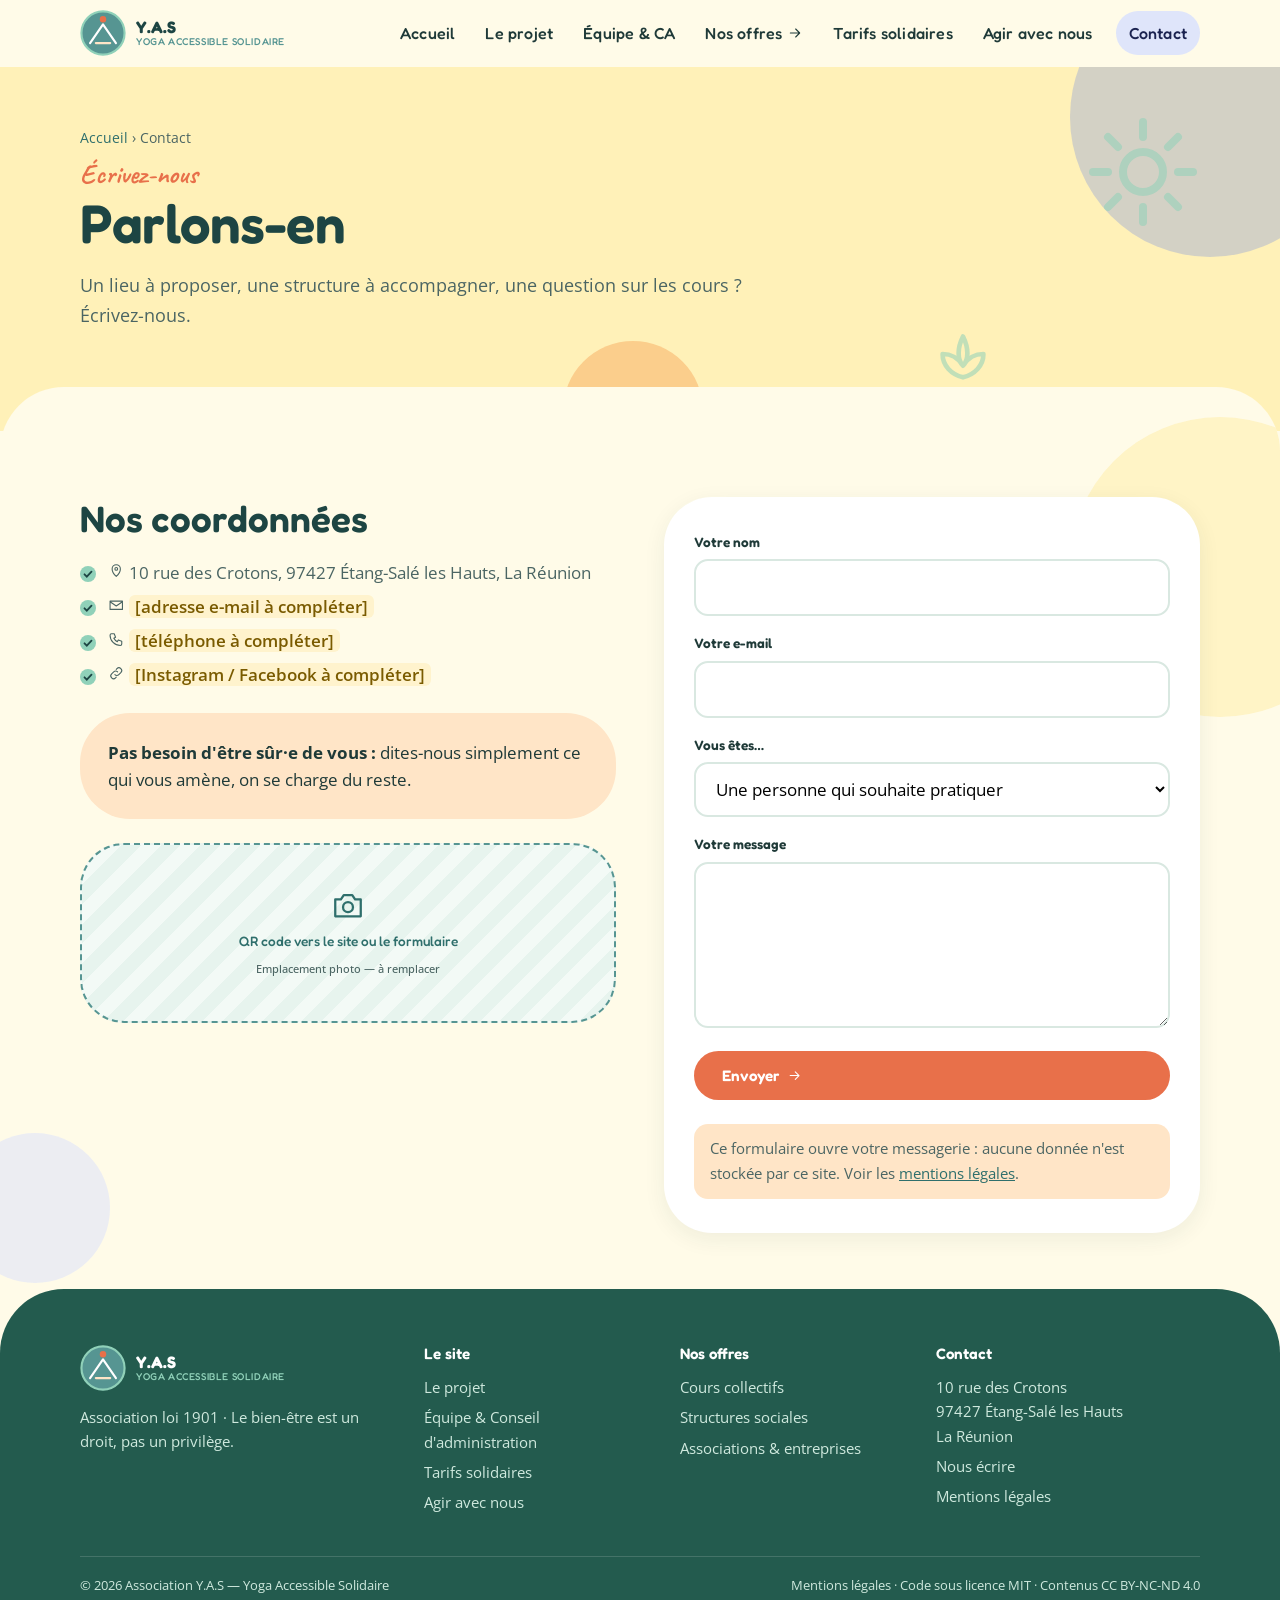
<file: contact.html>
<!DOCTYPE html>
<html lang="fr">
<head>
<meta charset="UTF-8">
<meta name="viewport" content="width=device-width,initial-scale=1">
<title>Contact · Y.A.S Yoga Accessible Solidaire</title>
<meta name="description" content="Contacter l'association Y.A.S : cours, interventions en structures, soutien, bénévolat.">
<meta name="theme-color" content="#569592">
<link rel="icon" href="assets/favicon.svg" type="image/svg+xml">
<link rel="preconnect" href="https://fonts.googleapis.com"><link rel="preconnect" href="https://fonts.gstatic.com" crossorigin>
<link href="https://fonts.googleapis.com/css2?family=Caveat:wght@600;700&family=Open+Sans:wght@400;600&family=Fredoka:wght@400;500;600;700&display=swap" rel="stylesheet">
<link rel="stylesheet" href="assets/style.css">
<link rel="stylesheet" href="assets/v2.css">
</head>
<body>
<svg width="0" height="0" style="position:absolute" aria-hidden="true"><symbol id="i-lotus" viewBox="0 0 24 24"><path d="M12 20c-4-1-7-4-7-8 3 0 5 1 7 4 2-3 4-4 7-4 0 4-3 7-7 8Z M12 16c-2-2-2-6 0-10 2 4 2 8 0 10Z"/></symbol><symbol id="i-heart" viewBox="0 0 24 24"><path d="M12 20s-7-4.4-7-10a4 4 0 0 1 7-2.5A4 4 0 0 1 19 10c0 5.6-7 10-7 10Z"/></symbol><symbol id="i-users" viewBox="0 0 24 24"><path d="M8 11a3 3 0 1 0 0-6 3 3 0 0 0 0 6Z M2 20c0-3 2.5-5.5 6-5.5s6 2.5 6 5.5 M16 11a3 3 0 1 0 0-6 M14.5 14.5c2.8.3 4.5 2.5 4.5 5.5"/></symbol><symbol id="i-leaf" viewBox="0 0 24 24"><path d="M5 19c0-9 5-14 14-14 0 9-5 14-14 14Z M5 19l8-8"/></symbol><symbol id="i-sun" viewBox="0 0 24 24"><path d="M12 16a4 4 0 1 0 0-8 4 4 0 0 0 0 8Z M12 2v3 M12 19v3 M2 12h3 M19 12h3 M5 5l2 2 M17 17l2 2 M19 5l-2 2 M7 17l-2 2"/></symbol><symbol id="i-moon" viewBox="0 0 24 24"><path d="M20 14A8 8 0 1 1 10 4a6 6 0 0 0 10 10Z"/></symbol><symbol id="i-chair" viewBox="0 0 24 24"><path d="M7 3v10h10 M7 13v8 M17 13v8 M5 21h4 M15 21h4 M7 8h5"/></symbol><symbol id="i-home" viewBox="0 0 24 24"><path d="M3 11l9-7 9 7 M5 10v10h14V10 M10 20v-6h4v6"/></symbol><symbol id="i-hospital" viewBox="0 0 24 24"><path d="M4 21V5l8-2 8 2v16 M9 21v-5h6v5 M12 7v4 M10 9h4"/></symbol><symbol id="i-shield" viewBox="0 0 24 24"><path d="M12 3 4 6v6c0 5 3.5 8 8 9 4.5-1 8-4 8-9V6l-8-3Z"/></symbol><symbol id="i-pin" viewBox="0 0 24 24"><path d="M12 21s-6-5.5-6-11a6 6 0 0 1 12 0c0 5.5-6 11-6 11Z M12 12a2 2 0 1 0 0-4 2 2 0 0 0 0 4Z"/></symbol><symbol id="i-mail" viewBox="0 0 24 24"><path d="M3 6h18v12H3z M3 7l9 6 9-6"/></symbol><symbol id="i-phone" viewBox="0 0 24 24"><path d="M5 4h4l2 5-2.5 1.5a11 11 0 0 0 5 5L15 13l5 2v4a2 2 0 0 1-2 2A15 15 0 0 1 3 6a2 2 0 0 1 2-2Z"/></symbol><symbol id="i-coin" viewBox="0 0 24 24"><path d="M12 21a9 9 0 1 0 0-18 9 9 0 0 0 0 18Z M12 7v10 M9 10h6 M9 14h6"/></symbol><symbol id="i-handshake" viewBox="0 0 24 24"><path d="M2 12l5-5 4 3 4-3 5 5-6 6-3-2-3 2z"/></symbol><symbol id="i-gift" viewBox="0 0 24 24"><path d="M4 10h16v10H4z M3 7h18v3H3z M12 7v13 M12 7C9 7 8 3 11 3c2 0 1 4 1 4Zm0 0c3 0 4-4 1-4-2 0-1 4-1 4Z"/></symbol><symbol id="i-sprout" viewBox="0 0 24 24"><path d="M12 21v-9 M12 12c0-4-3-6-7-6 0 4 3 6 7 6Z M12 14c0-3 2-5 6-5 0 3-2 5-6 5Z"/></symbol><symbol id="i-wave" viewBox="0 0 24 24"><path d="M2 10c3-5 5-5 8 0s5 5 8 0l4-2 M2 17c3-5 5-5 8 0s5 5 8 0"/></symbol><symbol id="i-grad" viewBox="0 0 24 24"><path d="M2 9l10-5 10 5-10 5z M6 11v5c3 3 9 3 12 0v-5"/></symbol><symbol id="i-brief" viewBox="0 0 24 24"><path d="M3 8h18v12H3z M8 8V5h8v3 M3 13h18"/></symbol><symbol id="i-cal" viewBox="0 0 24 24"><path d="M4 6h16v14H4z M4 10h16 M8 3v4 M16 3v4"/></symbol><symbol id="i-chat" viewBox="0 0 24 24"><path d="M4 5h16v11H9l-5 4z"/></symbol><symbol id="i-lock" viewBox="0 0 24 24"><path d="M6 11h12v9H6z M8 11V8a4 4 0 0 1 8 0v3"/></symbol><symbol id="i-clock" viewBox="0 0 24 24"><path d="M12 21a9 9 0 1 0 0-18 9 9 0 0 0 0 18Z M12 7v5l3 2"/></symbol><symbol id="i-camera" viewBox="0 0 24 24"><path d="M3 8h4l2-3h6l2 3h4v12H3z M12 17a3.5 3.5 0 1 0 0-7 3.5 3.5 0 0 0 0 7Z"/></symbol><symbol id="i-scale" viewBox="0 0 24 24"><path d="M12 3v18 M5 21h14 M4 7h16"/></symbol><symbol id="i-arrow" viewBox="0 0 24 24"><path d="M5 12h14 M13 6l6 6-6 6"/></symbol><symbol id="i-star" viewBox="0 0 24 24"><path d="M12 3l2.7 5.6 6.1.9-4.4 4.3 1 6.1L12 17l-5.4 2.9 1-6.1L3.2 9.5l6.1-.9z"/></symbol><symbol id="i-mega" viewBox="0 0 24 24"><path d="M3 10v4h4l8 5V5L7 10z M18 9a4 4 0 0 1 0 6"/></symbol><symbol id="i-body" viewBox="0 0 24 24"><path d="M12 5a2 2 0 1 0 0-4 2 2 0 0 0 0 4Z M5 9h14 M12 9v6 M8 22l4-7 4 7"/></symbol><symbol id="i-brain" viewBox="0 0 24 24"><path d="M9 4a3 3 0 0 0-3 3 3 3 0 0 0-2 5 3 3 0 0 0 3 5 3 3 0 0 0 5 1V4a3 3 0 0 0-3 0Z M15 4a3 3 0 0 1 3 3 3 3 0 0 1 2 5 3 3 0 0 1-3 5 3 3 0 0 1-5 1"/></symbol><symbol id="i-globe" viewBox="0 0 24 24"><path d="M12 21a9 9 0 1 0 0-18 9 9 0 0 0 0 18Z M3 12h18 M12 3c3 3 3 15 0 18 M12 3c-3 3-3 15 0 18"/></symbol><symbol id="i-book" viewBox="0 0 24 24"><path d="M4 4h7a2 2 0 0 1 2 2v14a2 2 0 0 0-2-2H4z M20 4h-7"/></symbol><symbol id="i-doc" viewBox="0 0 24 24"><path d="M6 3h9l4 4v14H6z M14 3v5h5 M9 13h6 M9 17h6"/></symbol><symbol id="i-link" viewBox="0 0 24 24"><path d="M10 14a4 4 0 0 0 5.7 0l3-3a4 4 0 0 0-5.7-5.7l-1 1 M14 10a4 4 0 0 0-5.7 0l-3 3a4 4 0 0 0 5.7 5.7l1-1"/></symbol></svg>
<header class="hdr" id="hdr"><div class="hdr-in">
<a class="brand" href="index.html"><svg viewBox="0 0 64 64" aria-hidden="true"><circle cx="32" cy="32" r="30" fill="#569592"/><circle cx="32" cy="32" r="30" fill="none" stroke="#90d1b9" stroke-width="3"/><path d="M14 46 32 20 50 46" fill="none" stroke="#fff" stroke-width="3" stroke-linecap="round" stroke-linejoin="round"/><path d="M22 46h20" stroke="#ffe5c7" stroke-width="3" stroke-linecap="round"/><circle cx="32" cy="13" r="4.5" fill="#e8704a"/></svg><span>Y.A.S<small>YOGA ACCESSIBLE SOLIDAIRE</small></span></a>
<button class="burger" id="burger" aria-label="Menu">☰</button>
<nav class="nav" id="nav"><a href="index.html" class="">Accueil</a><a href="projet.html" class="">Le projet</a><a href="equipe.html" class="">Équipe &amp; CA</a><div class="nav-drop"><button class="nav-drop-btn" type="button">Nos offres <svg class="ico" viewBox="0 0 24 24" aria-hidden="true"><use href="#i-arrow"/></svg></button><div class="drop-menu"><a href="cours-collectifs.html" class=""><svg class="ico" viewBox="0 0 24 24" aria-hidden="true"><use href="#i-users"/></svg> Cours collectifs</a><a href="structures.html" class=""><svg class="ico" viewBox="0 0 24 24" aria-hidden="true"><use href="#i-hospital"/></svg> Structures sociales &amp; médico-sociales</a><a href="entreprises-associations.html" class=""><svg class="ico" viewBox="0 0 24 24" aria-hidden="true"><use href="#i-brief"/></svg> Associations &amp; entreprises</a></div></div><a href="tarifs.html" class="">Tarifs solidaires</a><a href="agir.html" class="">Agir avec nous</a><a href="contact.html" class="cta active">Contact</a></nav></div></header>
<section class="page-hero"><span class="deco spin" style="right:6%;top:20px;font-size:120px"><svg class="ico" viewBox="0 0 24 24" aria-hidden="true"><use href="#i-sun"/></svg></span><span class="deco" style="right:22%;bottom:10px;font-size:70px"><svg class="ico" viewBox="0 0 24 24" aria-hidden="true"><use href="#i-lotus"/></svg></span>
<div class="container"><p class="crumb"><a href="index.html">Accueil</a> › Contact</p><span class="script">Écrivez-nous</span><h1>Parlons-en</h1><p class="lead">Un lieu à proposer, une structure à accompagner, une question sur les cours ? Écrivez-nous.</p></div></section>
<section class="section s-butter"><div class="container split" style="align-items:start">
<div class="reveal"><h2>Nos coordonnées</h2>
<ul class="ticks" style="margin-top:18px"><li><svg class="ico" viewBox="0 0 24 24" aria-hidden="true"><use href="#i-pin"/></svg> 10 rue des Crotons, 97427 Étang-Salé les Hauts, La Réunion</li><li><svg class="ico" viewBox="0 0 24 24" aria-hidden="true"><use href="#i-mail"/></svg> <span class="todo">[adresse e-mail à compléter]</span></li><li><svg class="ico" viewBox="0 0 24 24" aria-hidden="true"><use href="#i-phone"/></svg> <span class="todo">[téléphone à compléter]</span></li><li><svg class="ico" viewBox="0 0 24 24" aria-hidden="true"><use href="#i-link"/></svg> <span class="todo">[Instagram / Facebook à compléter]</span></li></ul>
<div class="bulle" style="margin-top:24px"><b>Pas besoin d'être sûr·e de vous :</b> dites-nous simplement ce qui vous amène, on se charge du reste.</div>
<div style="margin-top:24px"><div class="slot " style="min-height:180px"><svg class="ico" viewBox="0 0 24 24" aria-hidden="true"><use href="#i-camera"/></svg><span>QR code vers le site ou le formulaire</span><small>Emplacement photo — à remplacer</small></div></div></div>
<div class="card reveal"><form class="contact" id="contactForm" data-to="a-completer@exemple.org">
<div class="field"><label for="nom">Votre nom</label><input id="nom" name="nom" required></div>
<div class="field"><label for="email">Votre e-mail</label><input id="email" name="email" type="email" required></div>
<div class="field"><label for="profil">Vous êtes…</label><select id="profil" name="profil"><option>Une personne qui souhaite pratiquer</option><option>Une structure sociale ou médico-sociale</option><option>Une association ou une entreprise</option><option>Un·e professeur·e de yoga</option><option>Un·e soutien (don, lieu, relais)</option></select></div>
<div class="field"><label for="msg">Votre message</label><textarea id="msg" name="msg" rows="5" required></textarea></div>
<button class="btn btn-coral" type="submit">Envoyer <svg class="ico" viewBox="0 0 24 24" aria-hidden="true"><use href="#i-arrow"/></svg></button>
<p class="note">Ce formulaire ouvre votre messagerie : aucune donnée n'est stockée par ce site. Voir les <a href="mentions-legales.html">mentions légales</a>.</p></form></div></div></section>
<footer class="ftr"><div class="container"><div class="ftr-grid">
<div><a class="brand" href="index.html"><svg viewBox="0 0 64 64" aria-hidden="true"><circle cx="32" cy="32" r="30" fill="#569592"/><circle cx="32" cy="32" r="30" fill="none" stroke="#90d1b9" stroke-width="3"/><path d="M14 46 32 20 50 46" fill="none" stroke="#fff" stroke-width="3" stroke-linecap="round" stroke-linejoin="round"/><path d="M22 46h20" stroke="#ffe5c7" stroke-width="3" stroke-linecap="round"/><circle cx="32" cy="13" r="4.5" fill="#e8704a"/></svg><span>Y.A.S<small>YOGA ACCESSIBLE SOLIDAIRE</small></span></a>
<p style="margin-top:14px;font-size:.92rem">Association loi 1901 · Le bien-être est un droit, pas un privilège.</p></div>
<div><h4>Le site</h4><ul><li><a href="projet.html">Le projet</a></li><li><a href="equipe.html">Équipe &amp; Conseil d'administration</a></li><li><a href="tarifs.html">Tarifs solidaires</a></li><li><a href="agir.html">Agir avec nous</a></li></ul></div>
<div><h4>Nos offres</h4><ul><li><a href="cours-collectifs.html">Cours collectifs</a></li><li><a href="structures.html">Structures sociales</a></li><li><a href="entreprises-associations.html">Associations &amp; entreprises</a></li></ul></div>
<div><h4>Contact</h4><ul><li>10 rue des Crotons<br>97427 Étang-Salé les Hauts<br>La Réunion</li><li><a href="contact.html">Nous écrire</a></li><li><a href="mentions-legales.html">Mentions légales</a></li></ul></div>
</div><div class="ftr-bot"><span>© 2026 Association Y.A.S — Yoga Accessible Solidaire</span><span><a href="mentions-legales.html">Mentions légales</a> · Code sous licence MIT · Contenus CC BY-NC-ND 4.0</span></div></div></footer>
<script src="assets/main.js"></script>
</body></html>
</file>
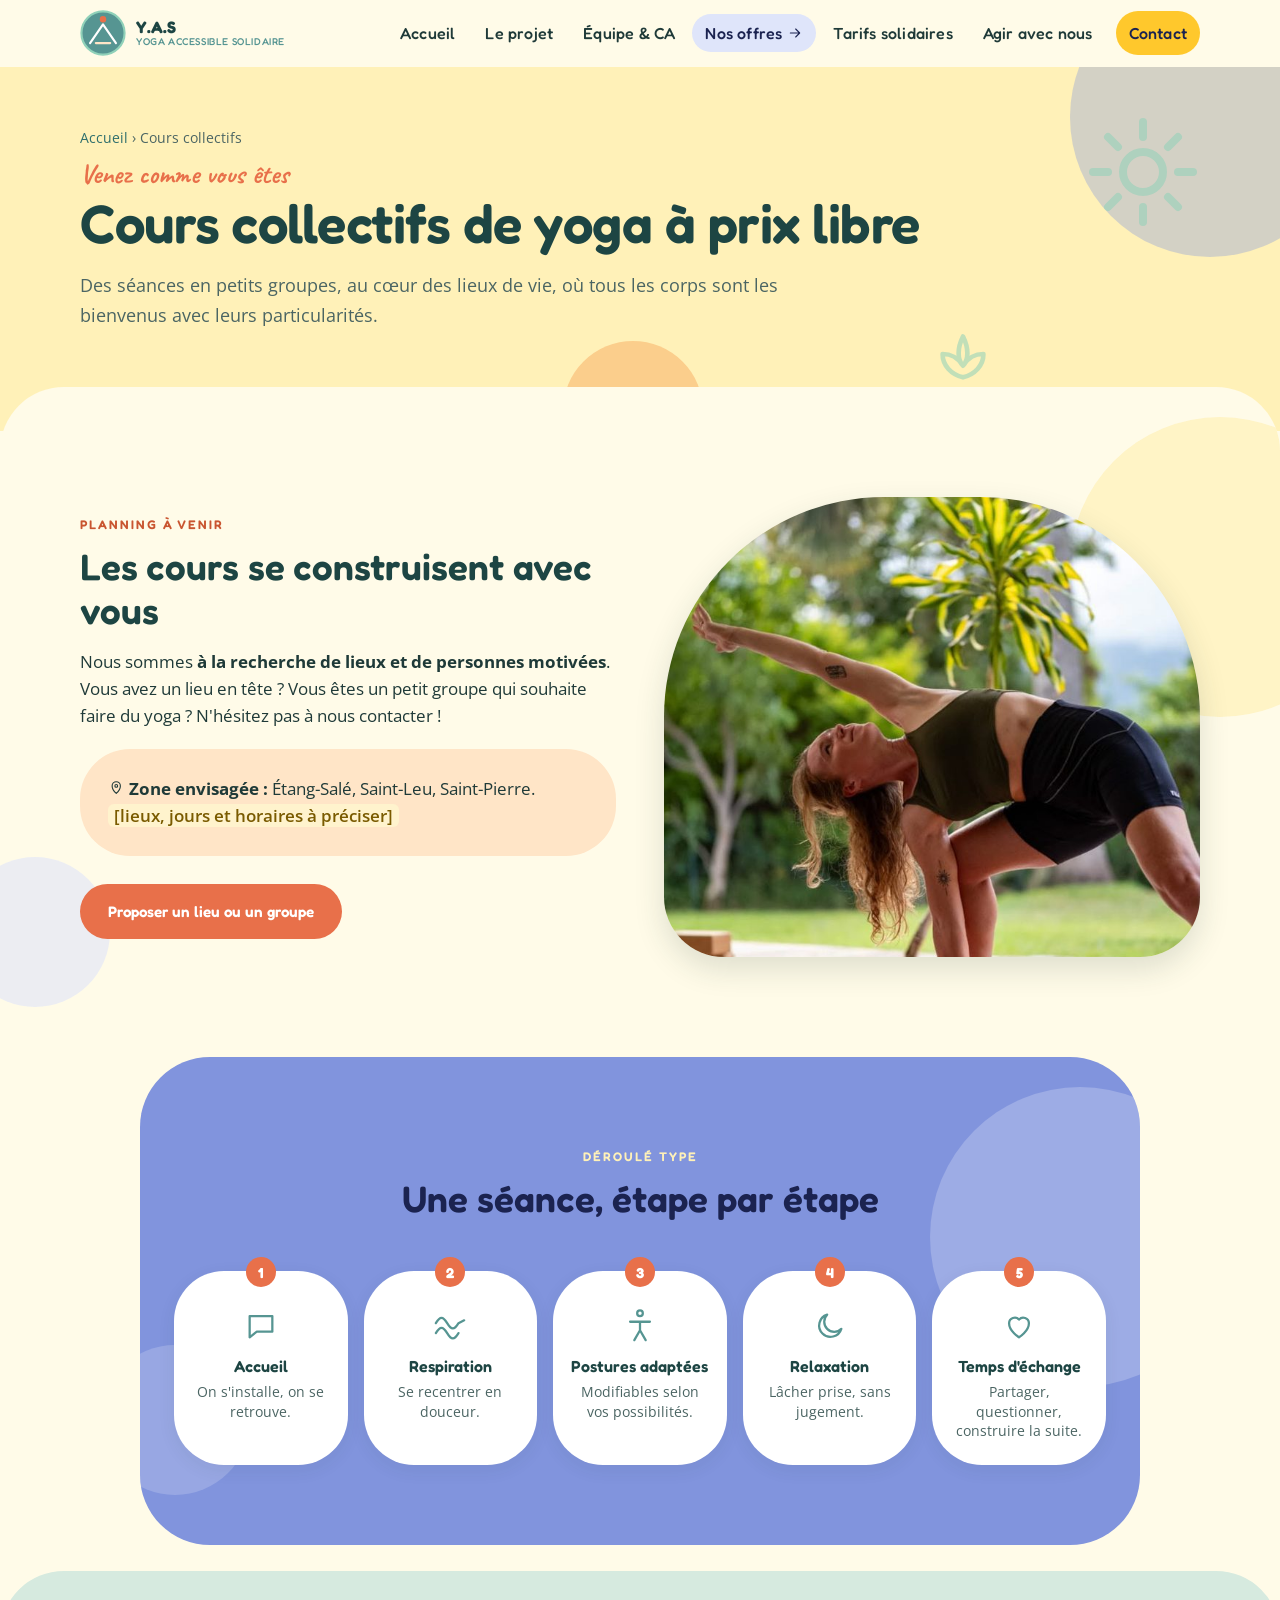
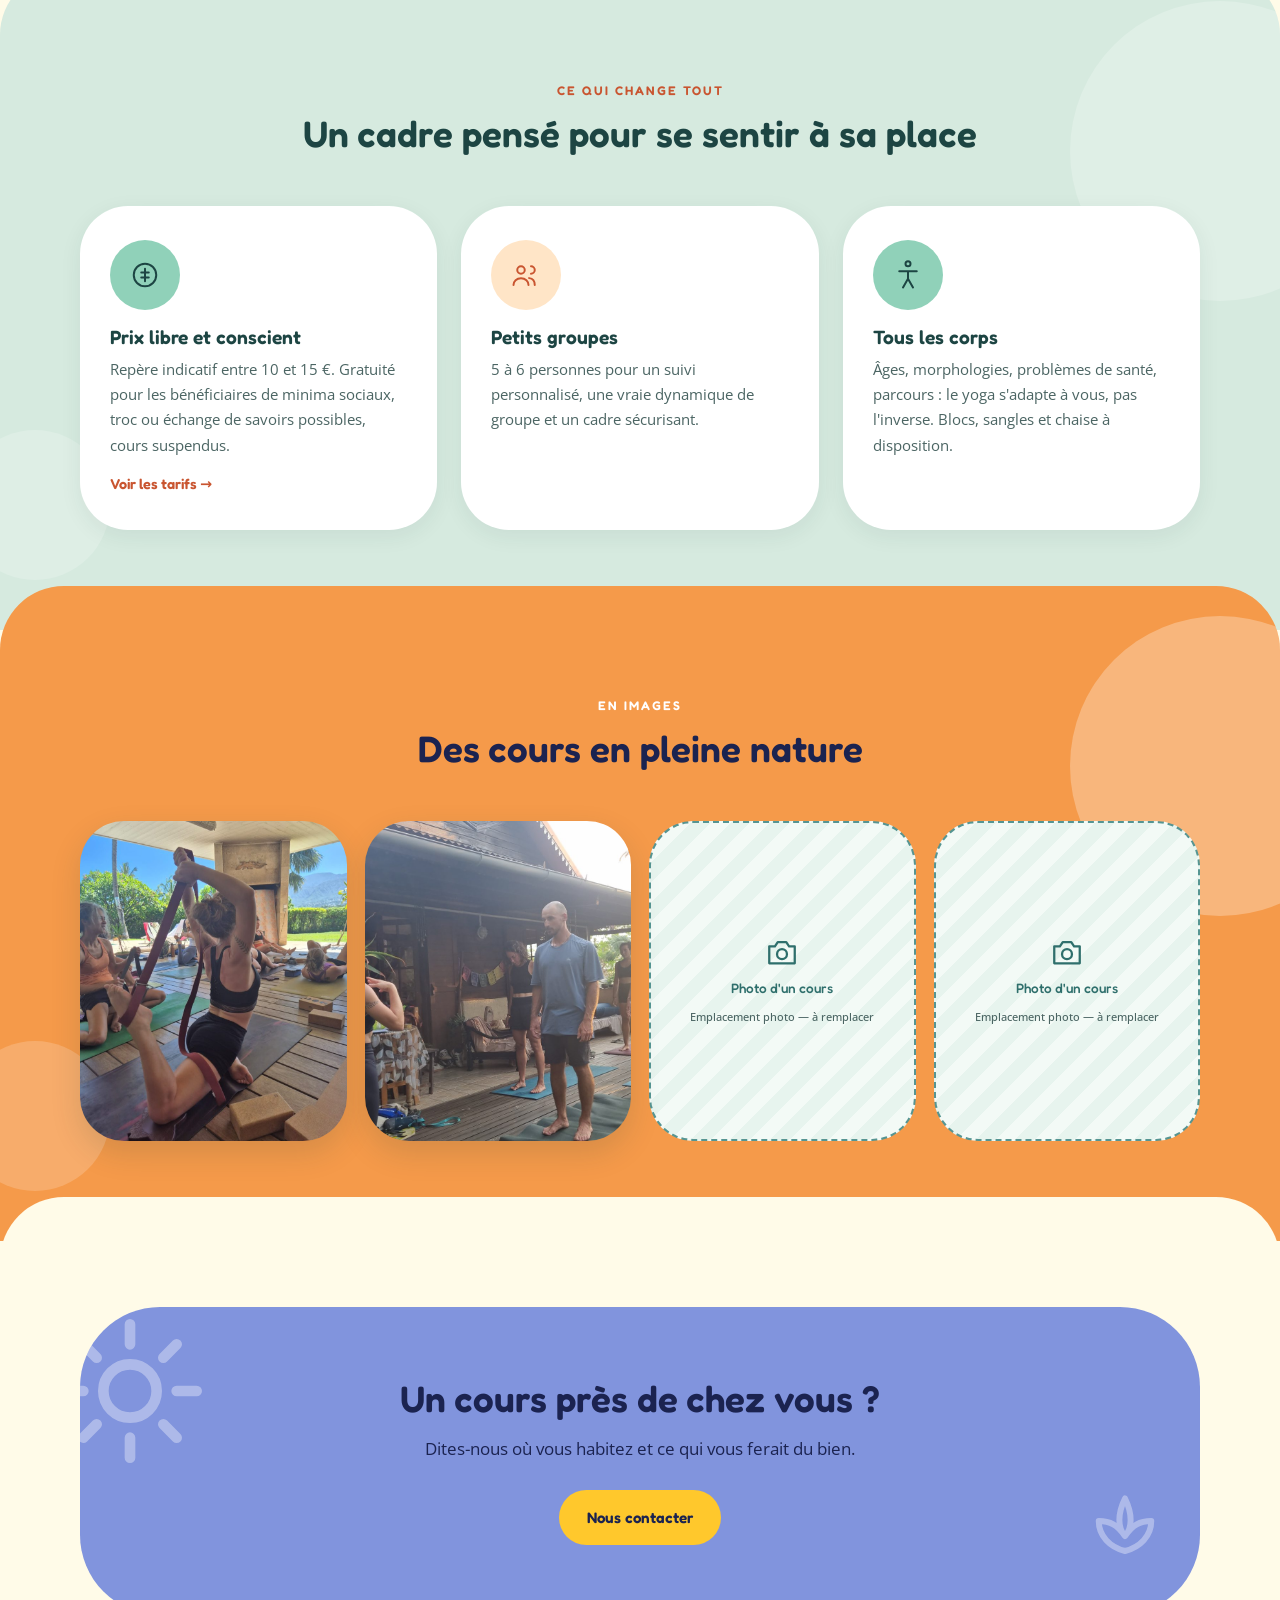
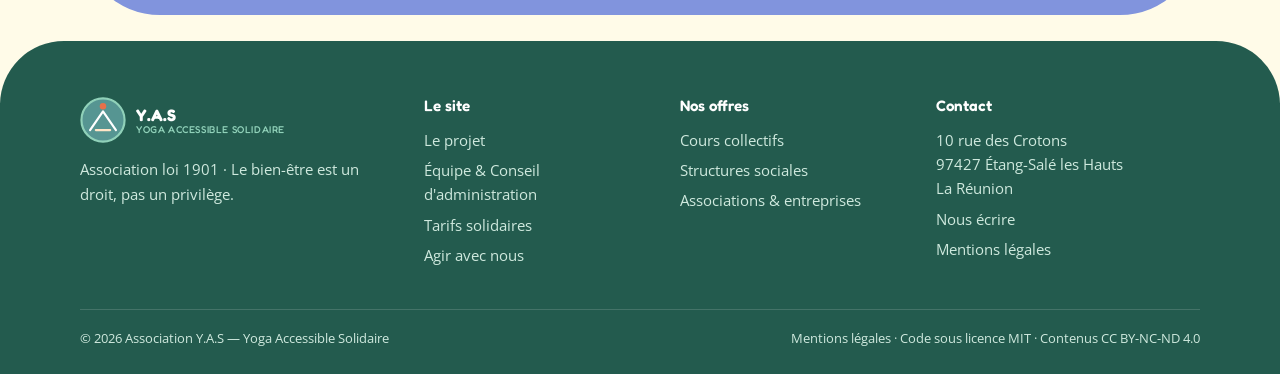
<file: cours-collectifs.html>
<!DOCTYPE html>
<html lang="fr">
<head>
<meta charset="UTF-8">
<meta name="viewport" content="width=device-width,initial-scale=1">
<title>Cours collectifs · Y.A.S Yoga Accessible Solidaire</title>
<meta name="description" content="Cours collectifs de yoga à prix libre et conscient, en petits groupes, à La Réunion : tous les corps sont les bienvenus.">
<meta name="theme-color" content="#569592">
<link rel="icon" href="assets/favicon.svg" type="image/svg+xml">
<link rel="preconnect" href="https://fonts.googleapis.com"><link rel="preconnect" href="https://fonts.gstatic.com" crossorigin>
<link href="https://fonts.googleapis.com/css2?family=Caveat:wght@600;700&family=Open+Sans:wght@400;600&family=Fredoka:wght@400;500;600;700&display=swap" rel="stylesheet">
<link rel="stylesheet" href="assets/style.css">
<link rel="stylesheet" href="assets/v2.css">
</head>
<body>
<svg width="0" height="0" style="position:absolute" aria-hidden="true"><symbol id="i-lotus" viewBox="0 0 24 24"><path d="M12 20c-4-1-7-4-7-8 3 0 5 1 7 4 2-3 4-4 7-4 0 4-3 7-7 8Z M12 16c-2-2-2-6 0-10 2 4 2 8 0 10Z"/></symbol><symbol id="i-heart" viewBox="0 0 24 24"><path d="M12 20s-7-4.4-7-10a4 4 0 0 1 7-2.5A4 4 0 0 1 19 10c0 5.6-7 10-7 10Z"/></symbol><symbol id="i-users" viewBox="0 0 24 24"><path d="M8 11a3 3 0 1 0 0-6 3 3 0 0 0 0 6Z M2 20c0-3 2.5-5.5 6-5.5s6 2.5 6 5.5 M16 11a3 3 0 1 0 0-6 M14.5 14.5c2.8.3 4.5 2.5 4.5 5.5"/></symbol><symbol id="i-leaf" viewBox="0 0 24 24"><path d="M5 19c0-9 5-14 14-14 0 9-5 14-14 14Z M5 19l8-8"/></symbol><symbol id="i-sun" viewBox="0 0 24 24"><path d="M12 16a4 4 0 1 0 0-8 4 4 0 0 0 0 8Z M12 2v3 M12 19v3 M2 12h3 M19 12h3 M5 5l2 2 M17 17l2 2 M19 5l-2 2 M7 17l-2 2"/></symbol><symbol id="i-moon" viewBox="0 0 24 24"><path d="M20 14A8 8 0 1 1 10 4a6 6 0 0 0 10 10Z"/></symbol><symbol id="i-chair" viewBox="0 0 24 24"><path d="M7 3v10h10 M7 13v8 M17 13v8 M5 21h4 M15 21h4 M7 8h5"/></symbol><symbol id="i-home" viewBox="0 0 24 24"><path d="M3 11l9-7 9 7 M5 10v10h14V10 M10 20v-6h4v6"/></symbol><symbol id="i-hospital" viewBox="0 0 24 24"><path d="M4 21V5l8-2 8 2v16 M9 21v-5h6v5 M12 7v4 M10 9h4"/></symbol><symbol id="i-shield" viewBox="0 0 24 24"><path d="M12 3 4 6v6c0 5 3.5 8 8 9 4.5-1 8-4 8-9V6l-8-3Z"/></symbol><symbol id="i-pin" viewBox="0 0 24 24"><path d="M12 21s-6-5.5-6-11a6 6 0 0 1 12 0c0 5.5-6 11-6 11Z M12 12a2 2 0 1 0 0-4 2 2 0 0 0 0 4Z"/></symbol><symbol id="i-mail" viewBox="0 0 24 24"><path d="M3 6h18v12H3z M3 7l9 6 9-6"/></symbol><symbol id="i-phone" viewBox="0 0 24 24"><path d="M5 4h4l2 5-2.5 1.5a11 11 0 0 0 5 5L15 13l5 2v4a2 2 0 0 1-2 2A15 15 0 0 1 3 6a2 2 0 0 1 2-2Z"/></symbol><symbol id="i-coin" viewBox="0 0 24 24"><path d="M12 21a9 9 0 1 0 0-18 9 9 0 0 0 0 18Z M12 7v10 M9 10h6 M9 14h6"/></symbol><symbol id="i-handshake" viewBox="0 0 24 24"><path d="M2 12l5-5 4 3 4-3 5 5-6 6-3-2-3 2z"/></symbol><symbol id="i-gift" viewBox="0 0 24 24"><path d="M4 10h16v10H4z M3 7h18v3H3z M12 7v13 M12 7C9 7 8 3 11 3c2 0 1 4 1 4Zm0 0c3 0 4-4 1-4-2 0-1 4-1 4Z"/></symbol><symbol id="i-sprout" viewBox="0 0 24 24"><path d="M12 21v-9 M12 12c0-4-3-6-7-6 0 4 3 6 7 6Z M12 14c0-3 2-5 6-5 0 3-2 5-6 5Z"/></symbol><symbol id="i-wave" viewBox="0 0 24 24"><path d="M2 10c3-5 5-5 8 0s5 5 8 0l4-2 M2 17c3-5 5-5 8 0s5 5 8 0"/></symbol><symbol id="i-grad" viewBox="0 0 24 24"><path d="M2 9l10-5 10 5-10 5z M6 11v5c3 3 9 3 12 0v-5"/></symbol><symbol id="i-brief" viewBox="0 0 24 24"><path d="M3 8h18v12H3z M8 8V5h8v3 M3 13h18"/></symbol><symbol id="i-cal" viewBox="0 0 24 24"><path d="M4 6h16v14H4z M4 10h16 M8 3v4 M16 3v4"/></symbol><symbol id="i-chat" viewBox="0 0 24 24"><path d="M4 5h16v11H9l-5 4z"/></symbol><symbol id="i-lock" viewBox="0 0 24 24"><path d="M6 11h12v9H6z M8 11V8a4 4 0 0 1 8 0v3"/></symbol><symbol id="i-clock" viewBox="0 0 24 24"><path d="M12 21a9 9 0 1 0 0-18 9 9 0 0 0 0 18Z M12 7v5l3 2"/></symbol><symbol id="i-camera" viewBox="0 0 24 24"><path d="M3 8h4l2-3h6l2 3h4v12H3z M12 17a3.5 3.5 0 1 0 0-7 3.5 3.5 0 0 0 0 7Z"/></symbol><symbol id="i-scale" viewBox="0 0 24 24"><path d="M12 3v18 M5 21h14 M4 7h16"/></symbol><symbol id="i-arrow" viewBox="0 0 24 24"><path d="M5 12h14 M13 6l6 6-6 6"/></symbol><symbol id="i-star" viewBox="0 0 24 24"><path d="M12 3l2.7 5.6 6.1.9-4.4 4.3 1 6.1L12 17l-5.4 2.9 1-6.1L3.2 9.5l6.1-.9z"/></symbol><symbol id="i-mega" viewBox="0 0 24 24"><path d="M3 10v4h4l8 5V5L7 10z M18 9a4 4 0 0 1 0 6"/></symbol><symbol id="i-body" viewBox="0 0 24 24"><path d="M12 5a2 2 0 1 0 0-4 2 2 0 0 0 0 4Z M5 9h14 M12 9v6 M8 22l4-7 4 7"/></symbol><symbol id="i-brain" viewBox="0 0 24 24"><path d="M9 4a3 3 0 0 0-3 3 3 3 0 0 0-2 5 3 3 0 0 0 3 5 3 3 0 0 0 5 1V4a3 3 0 0 0-3 0Z M15 4a3 3 0 0 1 3 3 3 3 0 0 1 2 5 3 3 0 0 1-3 5 3 3 0 0 1-5 1"/></symbol><symbol id="i-globe" viewBox="0 0 24 24"><path d="M12 21a9 9 0 1 0 0-18 9 9 0 0 0 0 18Z M3 12h18 M12 3c3 3 3 15 0 18 M12 3c-3 3-3 15 0 18"/></symbol><symbol id="i-book" viewBox="0 0 24 24"><path d="M4 4h7a2 2 0 0 1 2 2v14a2 2 0 0 0-2-2H4z M20 4h-7"/></symbol><symbol id="i-doc" viewBox="0 0 24 24"><path d="M6 3h9l4 4v14H6z M14 3v5h5 M9 13h6 M9 17h6"/></symbol><symbol id="i-link" viewBox="0 0 24 24"><path d="M10 14a4 4 0 0 0 5.7 0l3-3a4 4 0 0 0-5.7-5.7l-1 1 M14 10a4 4 0 0 0-5.7 0l-3 3a4 4 0 0 0 5.7 5.7l1-1"/></symbol></svg>
<header class="hdr" id="hdr"><div class="hdr-in">
<a class="brand" href="index.html"><svg viewBox="0 0 64 64" aria-hidden="true"><circle cx="32" cy="32" r="30" fill="#569592"/><circle cx="32" cy="32" r="30" fill="none" stroke="#90d1b9" stroke-width="3"/><path d="M14 46 32 20 50 46" fill="none" stroke="#fff" stroke-width="3" stroke-linecap="round" stroke-linejoin="round"/><path d="M22 46h20" stroke="#ffe5c7" stroke-width="3" stroke-linecap="round"/><circle cx="32" cy="13" r="4.5" fill="#e8704a"/></svg><span>Y.A.S<small>YOGA ACCESSIBLE SOLIDAIRE</small></span></a>
<button class="burger" id="burger" aria-label="Menu">☰</button>
<nav class="nav" id="nav"><a href="index.html" class="">Accueil</a><a href="projet.html" class="">Le projet</a><a href="equipe.html" class="">Équipe &amp; CA</a><div class="nav-drop"><button class="nav-drop-btn active" type="button">Nos offres <svg class="ico" viewBox="0 0 24 24" aria-hidden="true"><use href="#i-arrow"/></svg></button><div class="drop-menu"><a href="cours-collectifs.html" class="active"><svg class="ico" viewBox="0 0 24 24" aria-hidden="true"><use href="#i-users"/></svg> Cours collectifs</a><a href="structures.html" class=""><svg class="ico" viewBox="0 0 24 24" aria-hidden="true"><use href="#i-hospital"/></svg> Structures sociales &amp; médico-sociales</a><a href="entreprises-associations.html" class=""><svg class="ico" viewBox="0 0 24 24" aria-hidden="true"><use href="#i-brief"/></svg> Associations &amp; entreprises</a></div></div><a href="tarifs.html" class="">Tarifs solidaires</a><a href="agir.html" class="">Agir avec nous</a><a href="contact.html" class="cta ">Contact</a></nav></div></header>
<section class="page-hero"><span class="deco spin" style="right:6%;top:20px;font-size:120px"><svg class="ico" viewBox="0 0 24 24" aria-hidden="true"><use href="#i-sun"/></svg></span><span class="deco" style="right:22%;bottom:10px;font-size:70px"><svg class="ico" viewBox="0 0 24 24" aria-hidden="true"><use href="#i-lotus"/></svg></span>
<div class="container"><p class="crumb"><a href="index.html">Accueil</a> › Cours collectifs</p><span class="script">Venez comme vous êtes</span><h1>Cours collectifs de yoga à prix libre</h1><p class="lead">Des séances en petits groupes, au cœur des lieux de vie, où tous les corps sont les bienvenus avec leurs particularités.</p></div></section>
<section class="section s-butter"><div class="container split">
<div class="reveal"><span class="eyebrow">Planning à venir</span><h2>Les cours se construisent avec vous</h2>
<p style="margin-top:14px">Nous sommes <b>à la recherche de lieux et de personnes motivées</b>. Vous avez un lieu en tête ? Vous êtes un petit groupe qui souhaite faire du yoga ? N'hésitez pas à nous contacter !</p>
<div class="bulle" style="margin-top:20px"><svg class="ico" viewBox="0 0 24 24" aria-hidden="true"><use href="#i-pin"/></svg> <b>Zone envisagée :</b> Étang-Salé, Saint-Leu, Saint-Pierre. <span class="todo">[lieux, jours et horaires à préciser]</span></div>
<div class="btn-row"><a class="btn btn-coral" href="contact.html">Proposer un lieu ou un groupe</a></div></div>
<div class="photo arch reveal" style="height:460px"><img src="assets/images/posture-triangle.jpg" alt="Posture du triangle sur une terrasse en bois" style="object-position:center 30%"></div></div></section>

<section class="section s-violet"><div class="container">
<div class="sec-head reveal center"><span class="eyebrow">Déroulé type</span><h2>Une séance, étape par étape</h2></div>
<div class="steps reveal"><div class="step"><svg class="ico" viewBox="0 0 24 24" aria-hidden="true"><use href="#i-chat"/></svg><h3>Accueil</h3><p>On s'installe, on se retrouve.</p></div><div class="step"><svg class="ico" viewBox="0 0 24 24" aria-hidden="true"><use href="#i-wave"/></svg><h3>Respiration</h3><p>Se recentrer en douceur.</p></div><div class="step"><svg class="ico" viewBox="0 0 24 24" aria-hidden="true"><use href="#i-body"/></svg><h3>Postures adaptées</h3><p>Modifiables selon vos possibilités.</p></div><div class="step"><svg class="ico" viewBox="0 0 24 24" aria-hidden="true"><use href="#i-moon"/></svg><h3>Relaxation</h3><p>Lâcher prise, sans jugement.</p></div><div class="step"><svg class="ico" viewBox="0 0 24 24" aria-hidden="true"><use href="#i-heart"/></svg><h3>Temps d'échange</h3><p>Partager, questionner, construire la suite.</p></div></div></div></section>

<section class="section s-palegreen"><div class="container">
<div class="sec-head reveal center"><span class="eyebrow">Ce qui change tout</span><h2>Un cadre pensé pour se sentir à sa place</h2></div>
<div class="cards">
<div class="card reveal"><div class="ico-wrap"><svg class="ico" viewBox="0 0 24 24" aria-hidden="true"><use href="#i-coin"/></svg></div><h3>Prix libre et conscient</h3><p>Repère indicatif entre 10 et 15 €. Gratuité pour les bénéficiaires de minima sociaux, troc ou échange de savoirs possibles, cours suspendus.</p><a class="more" href="tarifs.html">Voir les tarifs →</a></div>
<div class="card peach reveal"><div class="ico-wrap"><svg class="ico" viewBox="0 0 24 24" aria-hidden="true"><use href="#i-users"/></svg></div><h3>Petits groupes</h3><p>5 à 6 personnes pour un suivi personnalisé, une vraie dynamique de groupe et un cadre sécurisant.</p></div>
<div class="card reveal"><div class="ico-wrap"><svg class="ico" viewBox="0 0 24 24" aria-hidden="true"><use href="#i-body"/></svg></div><h3>Tous les corps</h3><p>Âges, morphologies, problèmes de santé, parcours : le yoga s'adapte à vous, pas l'inverse. Blocs, sangles et chaise à disposition.</p></div>
</div></div></section>

<section class="section s-orange"><div class="container">
<div class="sec-head reveal center"><span class="eyebrow">En images</span><h2>Des cours en pleine nature</h2></div>
<div class="gallery reveal">
<div class="photo"><img src="assets/images/posture-sangle.jpg" alt="Étirement avec sangle" loading="lazy"></div>
<div class="photo"><img src="assets/images/cours-groupe-2.jpg" alt="Groupe en début de séance" loading="lazy"></div>
<div class="slot "><svg class="ico" viewBox="0 0 24 24" aria-hidden="true"><use href="#i-camera"/></svg><span>Photo d'un cours</span><small>Emplacement photo — à remplacer</small></div><div class="slot "><svg class="ico" viewBox="0 0 24 24" aria-hidden="true"><use href="#i-camera"/></svg><span>Photo d'un cours</span><small>Emplacement photo — à remplacer</small></div></div></div></section>
<section class="section s-cta"><div class="container"><div class="cta-band reveal"><span class="deco spin" style="left:-30px;top:-30px;font-size:160px"><svg class="ico" viewBox="0 0 24 24" aria-hidden="true"><use href="#i-sun"/></svg></span><span class="deco" style="right:30px;bottom:10px;font-size:90px"><svg class="ico" viewBox="0 0 24 24" aria-hidden="true"><use href="#i-lotus"/></svg></span>
<h2>Un cours près de chez vous ?</h2><p>Dites-nous où vous habitez et ce qui vous ferait du bien.</p><div class="btn-row" style="justify-content:center"><a class="btn btn-coral" href="contact.html">Nous contacter</a></div></div></div></section>
<footer class="ftr"><div class="container"><div class="ftr-grid">
<div><a class="brand" href="index.html"><svg viewBox="0 0 64 64" aria-hidden="true"><circle cx="32" cy="32" r="30" fill="#569592"/><circle cx="32" cy="32" r="30" fill="none" stroke="#90d1b9" stroke-width="3"/><path d="M14 46 32 20 50 46" fill="none" stroke="#fff" stroke-width="3" stroke-linecap="round" stroke-linejoin="round"/><path d="M22 46h20" stroke="#ffe5c7" stroke-width="3" stroke-linecap="round"/><circle cx="32" cy="13" r="4.5" fill="#e8704a"/></svg><span>Y.A.S<small>YOGA ACCESSIBLE SOLIDAIRE</small></span></a>
<p style="margin-top:14px;font-size:.92rem">Association loi 1901 · Le bien-être est un droit, pas un privilège.</p></div>
<div><h4>Le site</h4><ul><li><a href="projet.html">Le projet</a></li><li><a href="equipe.html">Équipe &amp; Conseil d'administration</a></li><li><a href="tarifs.html">Tarifs solidaires</a></li><li><a href="agir.html">Agir avec nous</a></li></ul></div>
<div><h4>Nos offres</h4><ul><li><a href="cours-collectifs.html">Cours collectifs</a></li><li><a href="structures.html">Structures sociales</a></li><li><a href="entreprises-associations.html">Associations &amp; entreprises</a></li></ul></div>
<div><h4>Contact</h4><ul><li>10 rue des Crotons<br>97427 Étang-Salé les Hauts<br>La Réunion</li><li><a href="contact.html">Nous écrire</a></li><li><a href="mentions-legales.html">Mentions légales</a></li></ul></div>
</div><div class="ftr-bot"><span>© 2026 Association Y.A.S — Yoga Accessible Solidaire</span><span><a href="mentions-legales.html">Mentions légales</a> · Code sous licence MIT · Contenus CC BY-NC-ND 4.0</span></div></div></footer>
<script src="assets/main.js"></script>
</body></html>
</file>
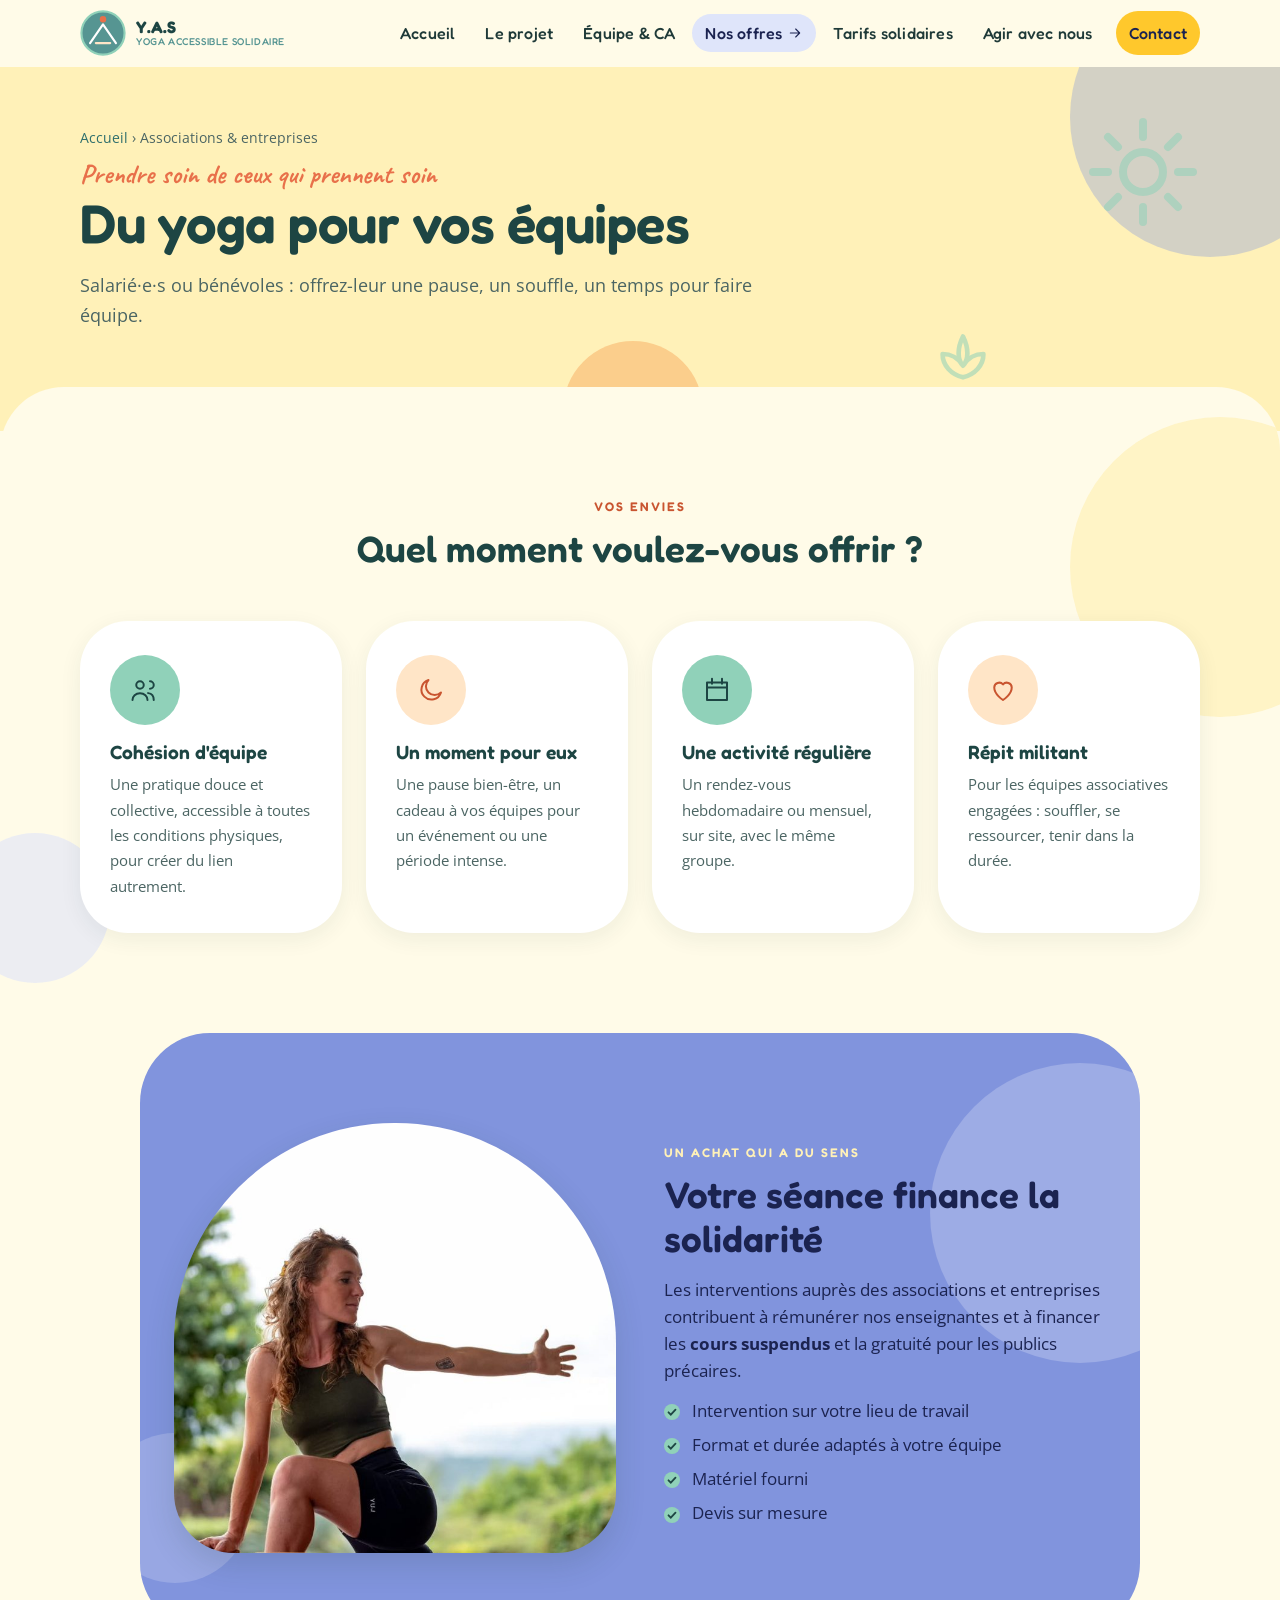
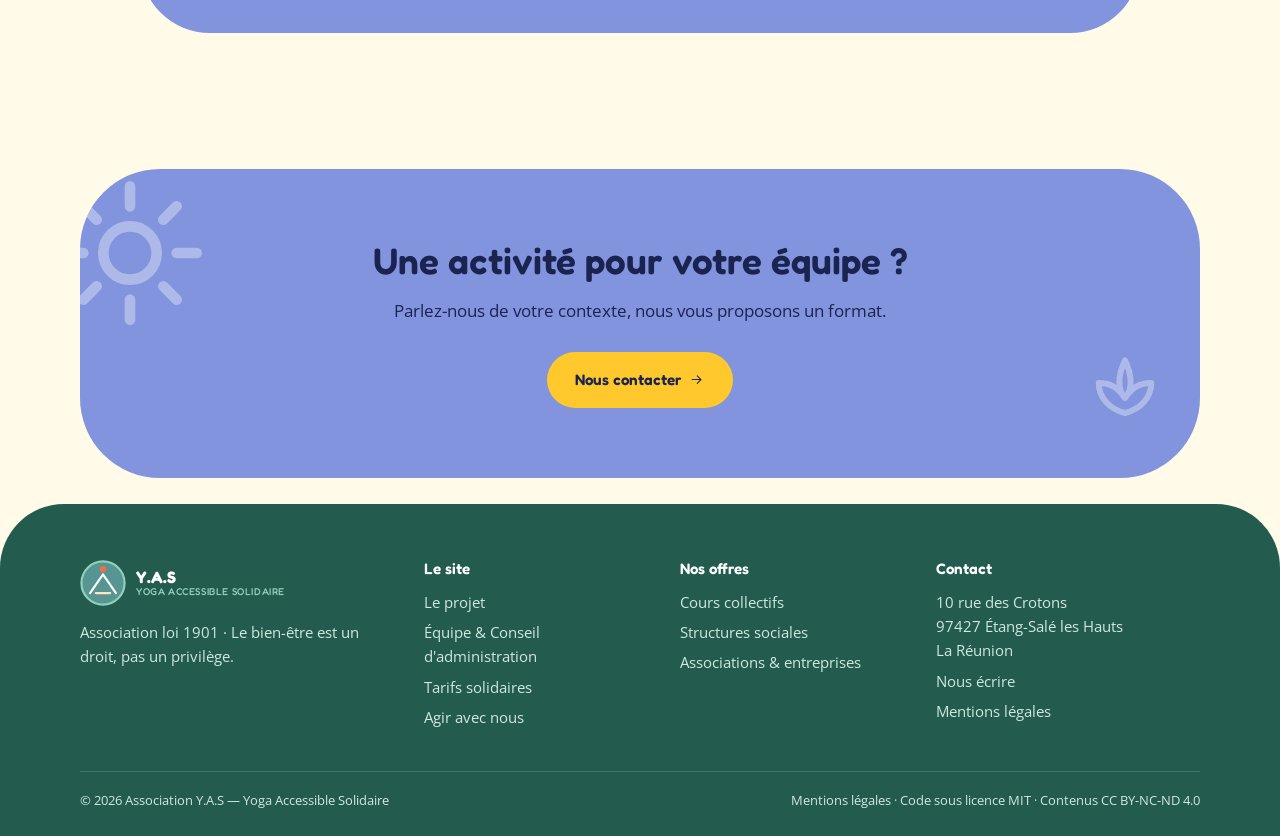
<file: entreprises-associations.html>
<!DOCTYPE html>
<html lang="fr">
<head>
<meta charset="UTF-8">
<meta name="viewport" content="width=device-width,initial-scale=1">
<title>Associations et entreprises · Y.A.S Yoga Accessible Solidaire</title>
<meta name="description" content="Séances de yoga pour les équipes d'associations et d'entreprises à La Réunion : cohésion d'équipe, pause bien-être, répit militant.">
<meta name="theme-color" content="#569592">
<link rel="icon" href="assets/favicon.svg" type="image/svg+xml">
<link rel="preconnect" href="https://fonts.googleapis.com"><link rel="preconnect" href="https://fonts.gstatic.com" crossorigin>
<link href="https://fonts.googleapis.com/css2?family=Caveat:wght@600;700&family=Open+Sans:wght@400;600&family=Fredoka:wght@400;500;600;700&display=swap" rel="stylesheet">
<link rel="stylesheet" href="assets/style.css">
<link rel="stylesheet" href="assets/v2.css">
</head>
<body>
<svg width="0" height="0" style="position:absolute" aria-hidden="true"><symbol id="i-lotus" viewBox="0 0 24 24"><path d="M12 20c-4-1-7-4-7-8 3 0 5 1 7 4 2-3 4-4 7-4 0 4-3 7-7 8Z M12 16c-2-2-2-6 0-10 2 4 2 8 0 10Z"/></symbol><symbol id="i-heart" viewBox="0 0 24 24"><path d="M12 20s-7-4.4-7-10a4 4 0 0 1 7-2.5A4 4 0 0 1 19 10c0 5.6-7 10-7 10Z"/></symbol><symbol id="i-users" viewBox="0 0 24 24"><path d="M8 11a3 3 0 1 0 0-6 3 3 0 0 0 0 6Z M2 20c0-3 2.5-5.5 6-5.5s6 2.5 6 5.5 M16 11a3 3 0 1 0 0-6 M14.5 14.5c2.8.3 4.5 2.5 4.5 5.5"/></symbol><symbol id="i-leaf" viewBox="0 0 24 24"><path d="M5 19c0-9 5-14 14-14 0 9-5 14-14 14Z M5 19l8-8"/></symbol><symbol id="i-sun" viewBox="0 0 24 24"><path d="M12 16a4 4 0 1 0 0-8 4 4 0 0 0 0 8Z M12 2v3 M12 19v3 M2 12h3 M19 12h3 M5 5l2 2 M17 17l2 2 M19 5l-2 2 M7 17l-2 2"/></symbol><symbol id="i-moon" viewBox="0 0 24 24"><path d="M20 14A8 8 0 1 1 10 4a6 6 0 0 0 10 10Z"/></symbol><symbol id="i-chair" viewBox="0 0 24 24"><path d="M7 3v10h10 M7 13v8 M17 13v8 M5 21h4 M15 21h4 M7 8h5"/></symbol><symbol id="i-home" viewBox="0 0 24 24"><path d="M3 11l9-7 9 7 M5 10v10h14V10 M10 20v-6h4v6"/></symbol><symbol id="i-hospital" viewBox="0 0 24 24"><path d="M4 21V5l8-2 8 2v16 M9 21v-5h6v5 M12 7v4 M10 9h4"/></symbol><symbol id="i-shield" viewBox="0 0 24 24"><path d="M12 3 4 6v6c0 5 3.5 8 8 9 4.5-1 8-4 8-9V6l-8-3Z"/></symbol><symbol id="i-pin" viewBox="0 0 24 24"><path d="M12 21s-6-5.5-6-11a6 6 0 0 1 12 0c0 5.5-6 11-6 11Z M12 12a2 2 0 1 0 0-4 2 2 0 0 0 0 4Z"/></symbol><symbol id="i-mail" viewBox="0 0 24 24"><path d="M3 6h18v12H3z M3 7l9 6 9-6"/></symbol><symbol id="i-phone" viewBox="0 0 24 24"><path d="M5 4h4l2 5-2.5 1.5a11 11 0 0 0 5 5L15 13l5 2v4a2 2 0 0 1-2 2A15 15 0 0 1 3 6a2 2 0 0 1 2-2Z"/></symbol><symbol id="i-coin" viewBox="0 0 24 24"><path d="M12 21a9 9 0 1 0 0-18 9 9 0 0 0 0 18Z M12 7v10 M9 10h6 M9 14h6"/></symbol><symbol id="i-handshake" viewBox="0 0 24 24"><path d="M2 12l5-5 4 3 4-3 5 5-6 6-3-2-3 2z"/></symbol><symbol id="i-gift" viewBox="0 0 24 24"><path d="M4 10h16v10H4z M3 7h18v3H3z M12 7v13 M12 7C9 7 8 3 11 3c2 0 1 4 1 4Zm0 0c3 0 4-4 1-4-2 0-1 4-1 4Z"/></symbol><symbol id="i-sprout" viewBox="0 0 24 24"><path d="M12 21v-9 M12 12c0-4-3-6-7-6 0 4 3 6 7 6Z M12 14c0-3 2-5 6-5 0 3-2 5-6 5Z"/></symbol><symbol id="i-wave" viewBox="0 0 24 24"><path d="M2 10c3-5 5-5 8 0s5 5 8 0l4-2 M2 17c3-5 5-5 8 0s5 5 8 0"/></symbol><symbol id="i-grad" viewBox="0 0 24 24"><path d="M2 9l10-5 10 5-10 5z M6 11v5c3 3 9 3 12 0v-5"/></symbol><symbol id="i-brief" viewBox="0 0 24 24"><path d="M3 8h18v12H3z M8 8V5h8v3 M3 13h18"/></symbol><symbol id="i-cal" viewBox="0 0 24 24"><path d="M4 6h16v14H4z M4 10h16 M8 3v4 M16 3v4"/></symbol><symbol id="i-chat" viewBox="0 0 24 24"><path d="M4 5h16v11H9l-5 4z"/></symbol><symbol id="i-lock" viewBox="0 0 24 24"><path d="M6 11h12v9H6z M8 11V8a4 4 0 0 1 8 0v3"/></symbol><symbol id="i-clock" viewBox="0 0 24 24"><path d="M12 21a9 9 0 1 0 0-18 9 9 0 0 0 0 18Z M12 7v5l3 2"/></symbol><symbol id="i-camera" viewBox="0 0 24 24"><path d="M3 8h4l2-3h6l2 3h4v12H3z M12 17a3.5 3.5 0 1 0 0-7 3.5 3.5 0 0 0 0 7Z"/></symbol><symbol id="i-scale" viewBox="0 0 24 24"><path d="M12 3v18 M5 21h14 M4 7h16"/></symbol><symbol id="i-arrow" viewBox="0 0 24 24"><path d="M5 12h14 M13 6l6 6-6 6"/></symbol><symbol id="i-star" viewBox="0 0 24 24"><path d="M12 3l2.7 5.6 6.1.9-4.4 4.3 1 6.1L12 17l-5.4 2.9 1-6.1L3.2 9.5l6.1-.9z"/></symbol><symbol id="i-mega" viewBox="0 0 24 24"><path d="M3 10v4h4l8 5V5L7 10z M18 9a4 4 0 0 1 0 6"/></symbol><symbol id="i-body" viewBox="0 0 24 24"><path d="M12 5a2 2 0 1 0 0-4 2 2 0 0 0 0 4Z M5 9h14 M12 9v6 M8 22l4-7 4 7"/></symbol><symbol id="i-brain" viewBox="0 0 24 24"><path d="M9 4a3 3 0 0 0-3 3 3 3 0 0 0-2 5 3 3 0 0 0 3 5 3 3 0 0 0 5 1V4a3 3 0 0 0-3 0Z M15 4a3 3 0 0 1 3 3 3 3 0 0 1 2 5 3 3 0 0 1-3 5 3 3 0 0 1-5 1"/></symbol><symbol id="i-globe" viewBox="0 0 24 24"><path d="M12 21a9 9 0 1 0 0-18 9 9 0 0 0 0 18Z M3 12h18 M12 3c3 3 3 15 0 18 M12 3c-3 3-3 15 0 18"/></symbol><symbol id="i-book" viewBox="0 0 24 24"><path d="M4 4h7a2 2 0 0 1 2 2v14a2 2 0 0 0-2-2H4z M20 4h-7"/></symbol><symbol id="i-doc" viewBox="0 0 24 24"><path d="M6 3h9l4 4v14H6z M14 3v5h5 M9 13h6 M9 17h6"/></symbol><symbol id="i-link" viewBox="0 0 24 24"><path d="M10 14a4 4 0 0 0 5.7 0l3-3a4 4 0 0 0-5.7-5.7l-1 1 M14 10a4 4 0 0 0-5.7 0l-3 3a4 4 0 0 0 5.7 5.7l1-1"/></symbol></svg>
<header class="hdr" id="hdr"><div class="hdr-in">
<a class="brand" href="index.html"><svg viewBox="0 0 64 64" aria-hidden="true"><circle cx="32" cy="32" r="30" fill="#569592"/><circle cx="32" cy="32" r="30" fill="none" stroke="#90d1b9" stroke-width="3"/><path d="M14 46 32 20 50 46" fill="none" stroke="#fff" stroke-width="3" stroke-linecap="round" stroke-linejoin="round"/><path d="M22 46h20" stroke="#ffe5c7" stroke-width="3" stroke-linecap="round"/><circle cx="32" cy="13" r="4.5" fill="#e8704a"/></svg><span>Y.A.S<small>YOGA ACCESSIBLE SOLIDAIRE</small></span></a>
<button class="burger" id="burger" aria-label="Menu">☰</button>
<nav class="nav" id="nav"><a href="index.html" class="">Accueil</a><a href="projet.html" class="">Le projet</a><a href="equipe.html" class="">Équipe &amp; CA</a><div class="nav-drop"><button class="nav-drop-btn active" type="button">Nos offres <svg class="ico" viewBox="0 0 24 24" aria-hidden="true"><use href="#i-arrow"/></svg></button><div class="drop-menu"><a href="cours-collectifs.html" class=""><svg class="ico" viewBox="0 0 24 24" aria-hidden="true"><use href="#i-users"/></svg> Cours collectifs</a><a href="structures.html" class=""><svg class="ico" viewBox="0 0 24 24" aria-hidden="true"><use href="#i-hospital"/></svg> Structures sociales &amp; médico-sociales</a><a href="entreprises-associations.html" class="active"><svg class="ico" viewBox="0 0 24 24" aria-hidden="true"><use href="#i-brief"/></svg> Associations &amp; entreprises</a></div></div><a href="tarifs.html" class="">Tarifs solidaires</a><a href="agir.html" class="">Agir avec nous</a><a href="contact.html" class="cta ">Contact</a></nav></div></header>
<section class="page-hero"><span class="deco spin" style="right:6%;top:20px;font-size:120px"><svg class="ico" viewBox="0 0 24 24" aria-hidden="true"><use href="#i-sun"/></svg></span><span class="deco" style="right:22%;bottom:10px;font-size:70px"><svg class="ico" viewBox="0 0 24 24" aria-hidden="true"><use href="#i-lotus"/></svg></span>
<div class="container"><p class="crumb"><a href="index.html">Accueil</a> › Associations &amp; entreprises</p><span class="script">Prendre soin de ceux qui prennent soin</span><h1>Du yoga pour vos équipes</h1><p class="lead">Salarié·e·s ou bénévoles : offrez-leur une pause, un souffle, un temps pour faire équipe.</p></div></section>
<section class="section s-butter"><div class="container">
<div class="sec-head reveal center"><span class="eyebrow">Vos envies</span><h2>Quel moment voulez-vous offrir ?</h2></div>
<div class="cards">
<div class="card reveal"><div class="ico-wrap"><svg class="ico" viewBox="0 0 24 24" aria-hidden="true"><use href="#i-users"/></svg></div><h3>Cohésion d'équipe</h3><p>Une pratique douce et collective, accessible à toutes les conditions physiques, pour créer du lien autrement.</p></div>
<div class="card peach reveal"><div class="ico-wrap"><svg class="ico" viewBox="0 0 24 24" aria-hidden="true"><use href="#i-moon"/></svg></div><h3>Un moment pour eux</h3><p>Une pause bien-être, un cadeau à vos équipes pour un événement ou une période intense.</p></div>
<div class="card reveal"><div class="ico-wrap"><svg class="ico" viewBox="0 0 24 24" aria-hidden="true"><use href="#i-cal"/></svg></div><h3>Une activité régulière</h3><p>Un rendez-vous hebdomadaire ou mensuel, sur site, avec le même groupe.</p></div>
<div class="card peach reveal"><div class="ico-wrap"><svg class="ico" viewBox="0 0 24 24" aria-hidden="true"><use href="#i-heart"/></svg></div><h3>Répit militant</h3><p>Pour les équipes associatives engagées : souffler, se ressourcer, tenir dans la durée.</p></div>
</div></div></section>

<section class="section s-violet"><div class="container split">
<div class="photo arch reveal" style="height:430px"><img src="assets/images/posture-fente.jpg" alt="Posture de fente avec blocs de liège" style="object-position:center 25%"></div>
<div class="reveal"><span class="eyebrow">Un achat qui a du sens</span><h2>Votre séance finance la solidarité</h2><p style="margin-top:14px">Les interventions auprès des associations et entreprises contribuent à rémunérer nos enseignantes et à financer les <b>cours suspendus</b> et la gratuité pour les publics précaires.</p>
<ul class="ticks"><li>Intervention sur votre lieu de travail</li><li>Format et durée adaptés à votre équipe</li><li>Matériel fourni</li><li>Devis sur mesure</li></ul></div></div></section>
<section class="section s-cta"><div class="container"><div class="cta-band reveal"><span class="deco spin" style="left:-30px;top:-30px;font-size:160px"><svg class="ico" viewBox="0 0 24 24" aria-hidden="true"><use href="#i-sun"/></svg></span><span class="deco" style="right:30px;bottom:10px;font-size:90px"><svg class="ico" viewBox="0 0 24 24" aria-hidden="true"><use href="#i-lotus"/></svg></span>
<h2>Une activité pour votre équipe ?</h2><p>Parlez-nous de votre contexte, nous vous proposons un format.</p><div class="btn-row" style="justify-content:center"><a class="btn btn-coral" href="contact.html">Nous contacter <svg class="ico" viewBox="0 0 24 24" aria-hidden="true"><use href="#i-arrow"/></svg></a></div></div></div></section>
<footer class="ftr"><div class="container"><div class="ftr-grid">
<div><a class="brand" href="index.html"><svg viewBox="0 0 64 64" aria-hidden="true"><circle cx="32" cy="32" r="30" fill="#569592"/><circle cx="32" cy="32" r="30" fill="none" stroke="#90d1b9" stroke-width="3"/><path d="M14 46 32 20 50 46" fill="none" stroke="#fff" stroke-width="3" stroke-linecap="round" stroke-linejoin="round"/><path d="M22 46h20" stroke="#ffe5c7" stroke-width="3" stroke-linecap="round"/><circle cx="32" cy="13" r="4.5" fill="#e8704a"/></svg><span>Y.A.S<small>YOGA ACCESSIBLE SOLIDAIRE</small></span></a>
<p style="margin-top:14px;font-size:.92rem">Association loi 1901 · Le bien-être est un droit, pas un privilège.</p></div>
<div><h4>Le site</h4><ul><li><a href="projet.html">Le projet</a></li><li><a href="equipe.html">Équipe &amp; Conseil d'administration</a></li><li><a href="tarifs.html">Tarifs solidaires</a></li><li><a href="agir.html">Agir avec nous</a></li></ul></div>
<div><h4>Nos offres</h4><ul><li><a href="cours-collectifs.html">Cours collectifs</a></li><li><a href="structures.html">Structures sociales</a></li><li><a href="entreprises-associations.html">Associations &amp; entreprises</a></li></ul></div>
<div><h4>Contact</h4><ul><li>10 rue des Crotons<br>97427 Étang-Salé les Hauts<br>La Réunion</li><li><a href="contact.html">Nous écrire</a></li><li><a href="mentions-legales.html">Mentions légales</a></li></ul></div>
</div><div class="ftr-bot"><span>© 2026 Association Y.A.S — Yoga Accessible Solidaire</span><span><a href="mentions-legales.html">Mentions légales</a> · Code sous licence MIT · Contenus CC BY-NC-ND 4.0</span></div></div></footer>
<script src="assets/main.js"></script>
</body></html>
</file>
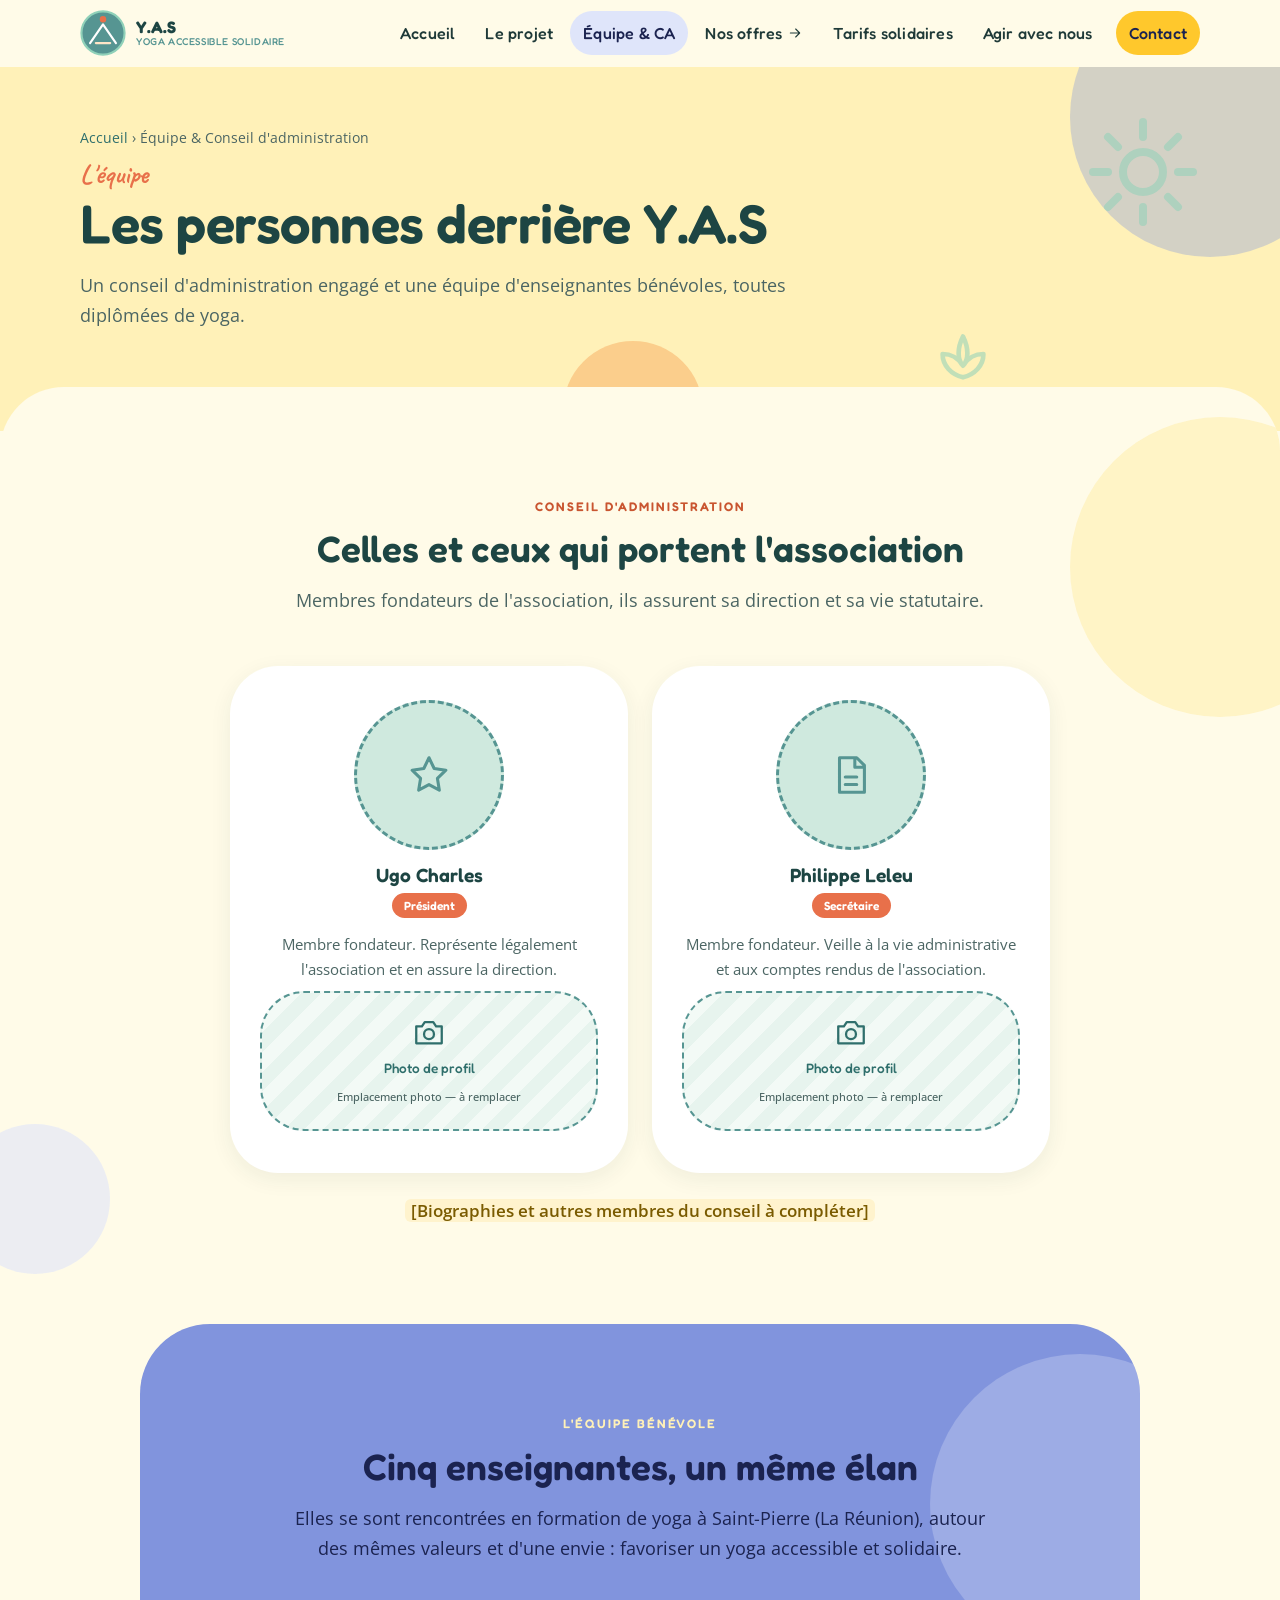
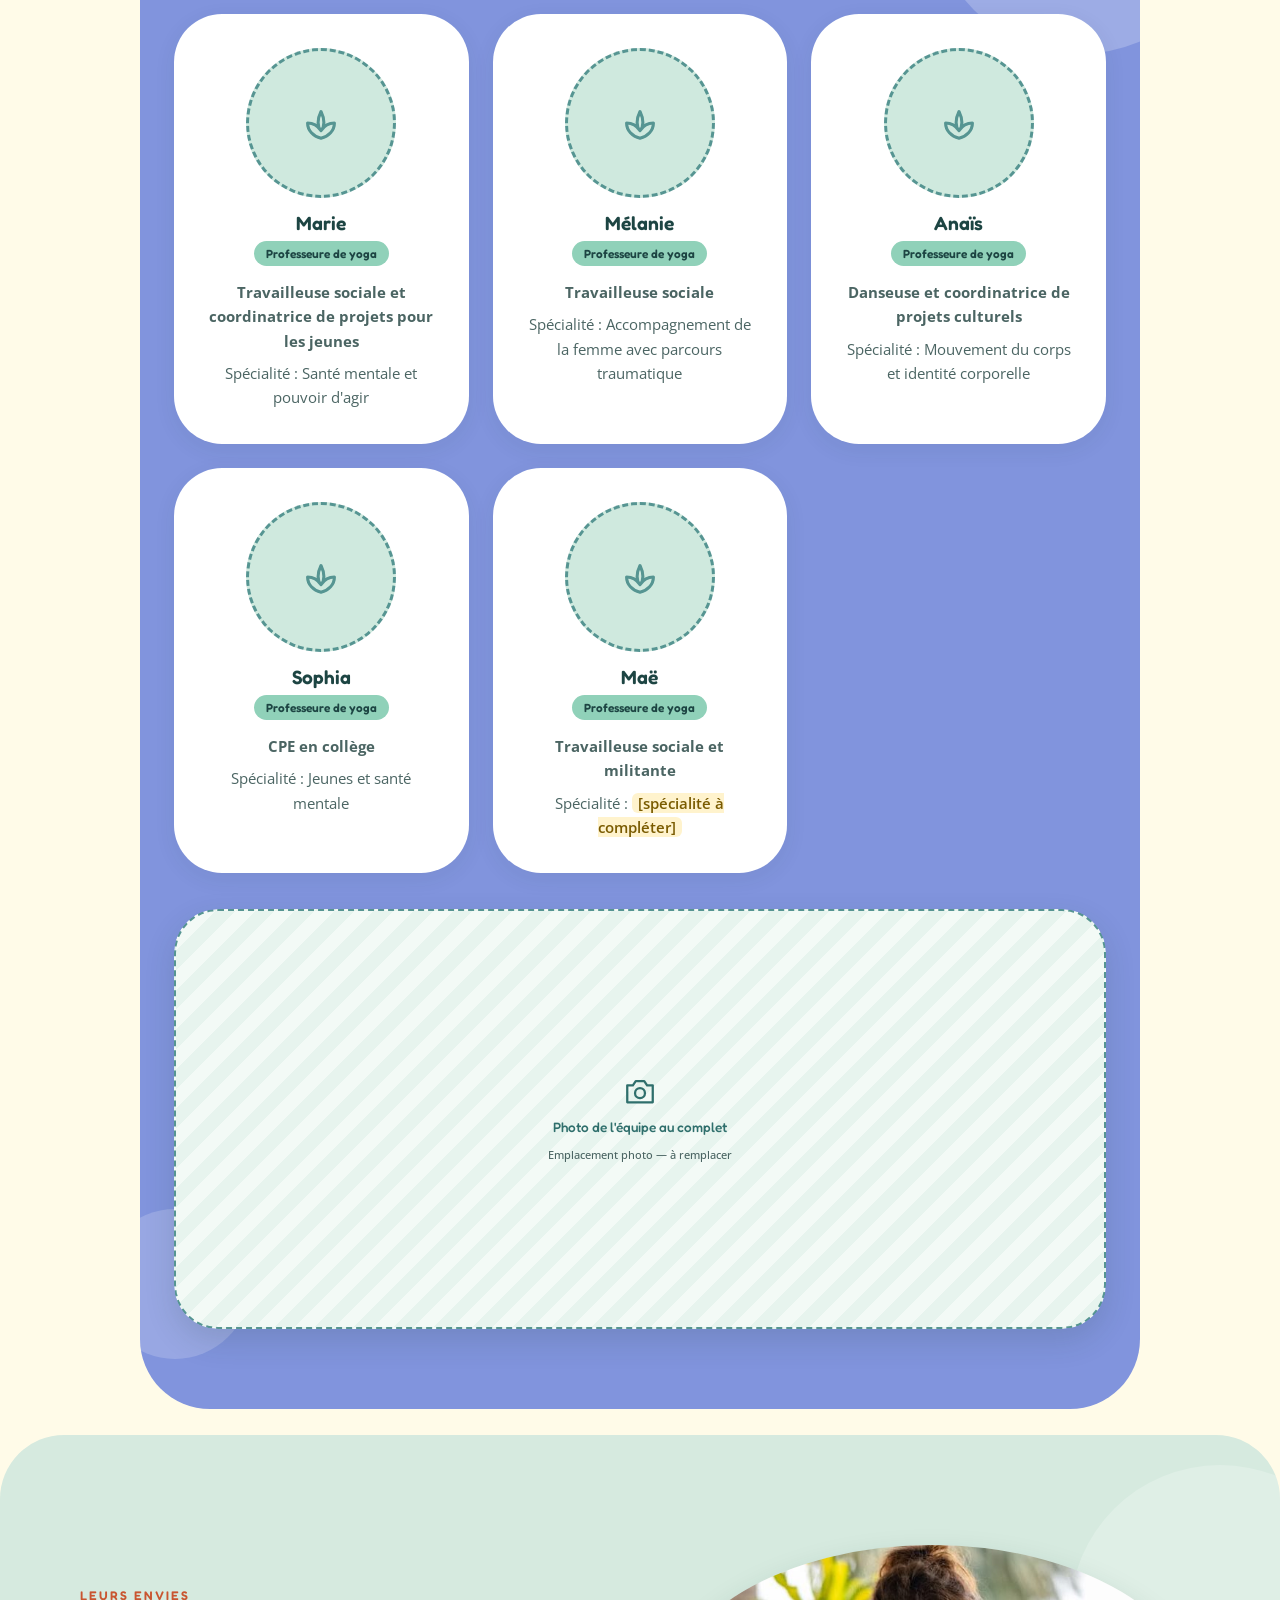
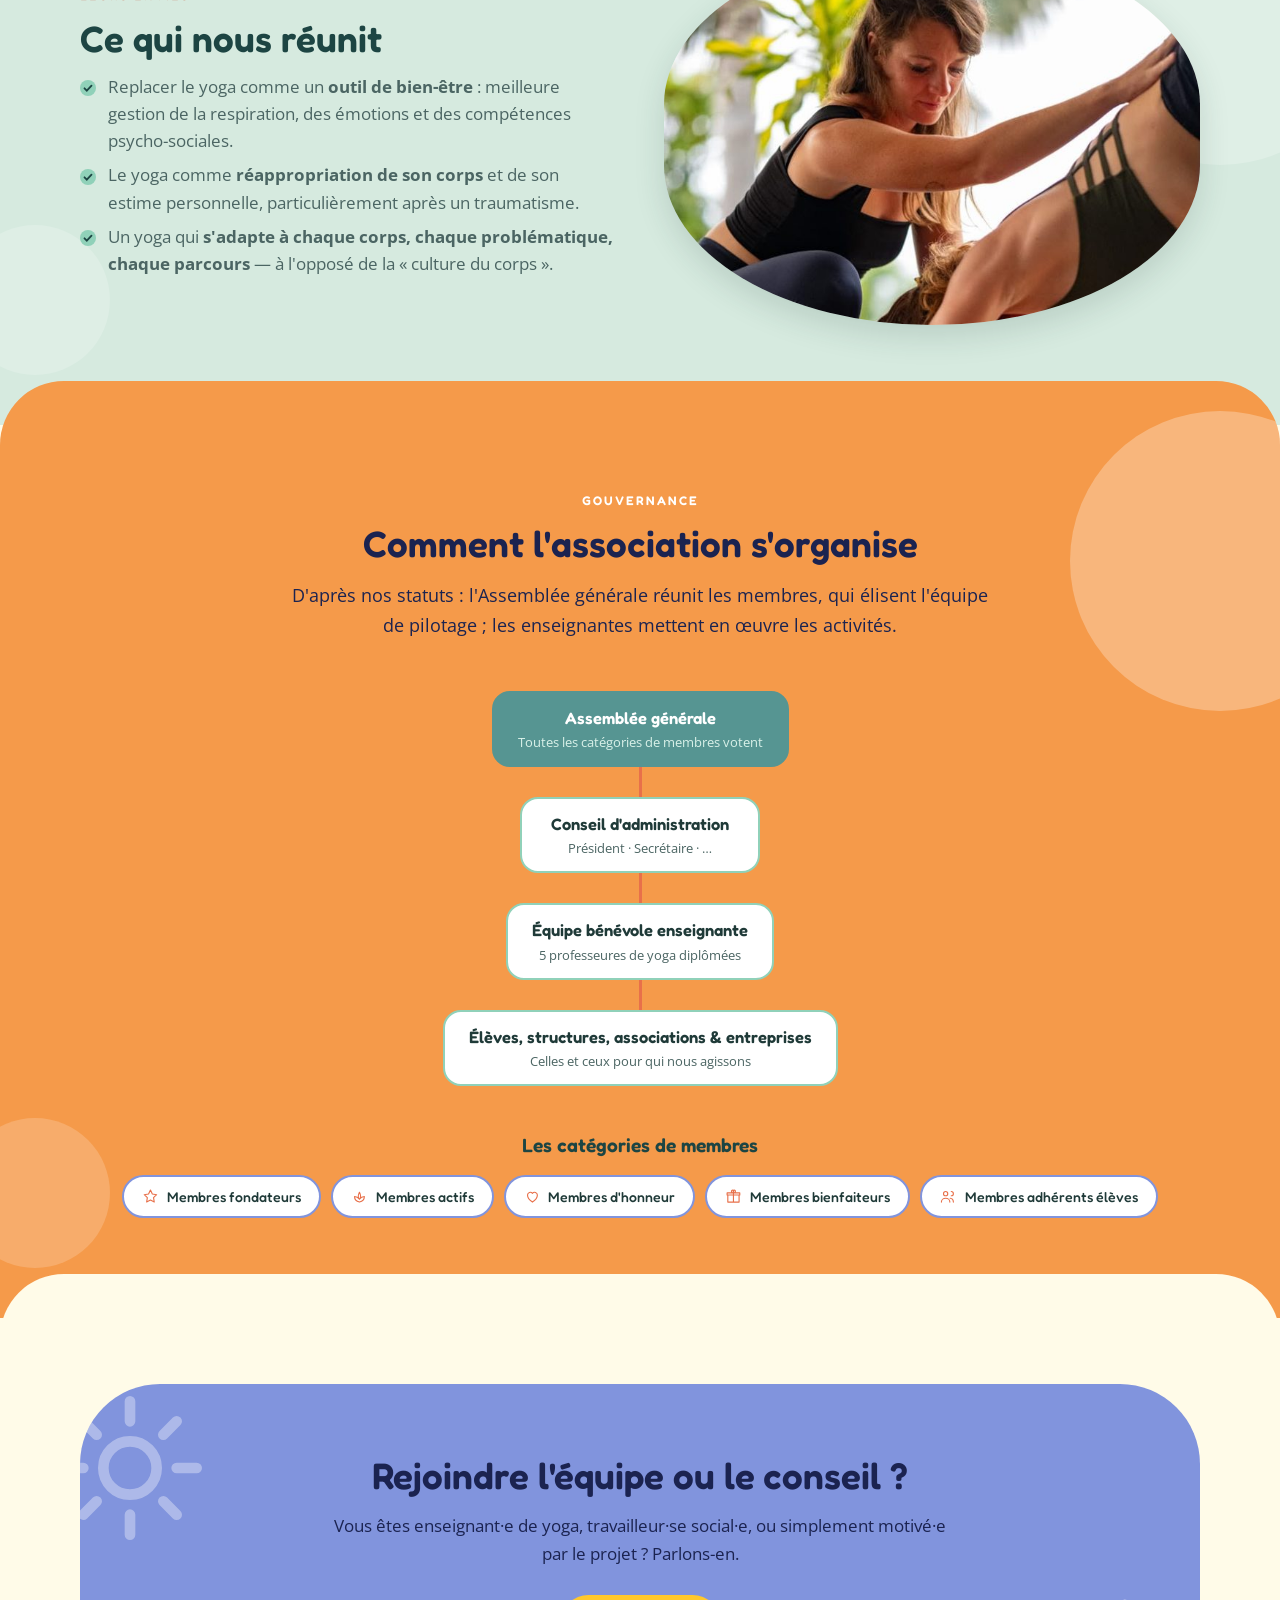
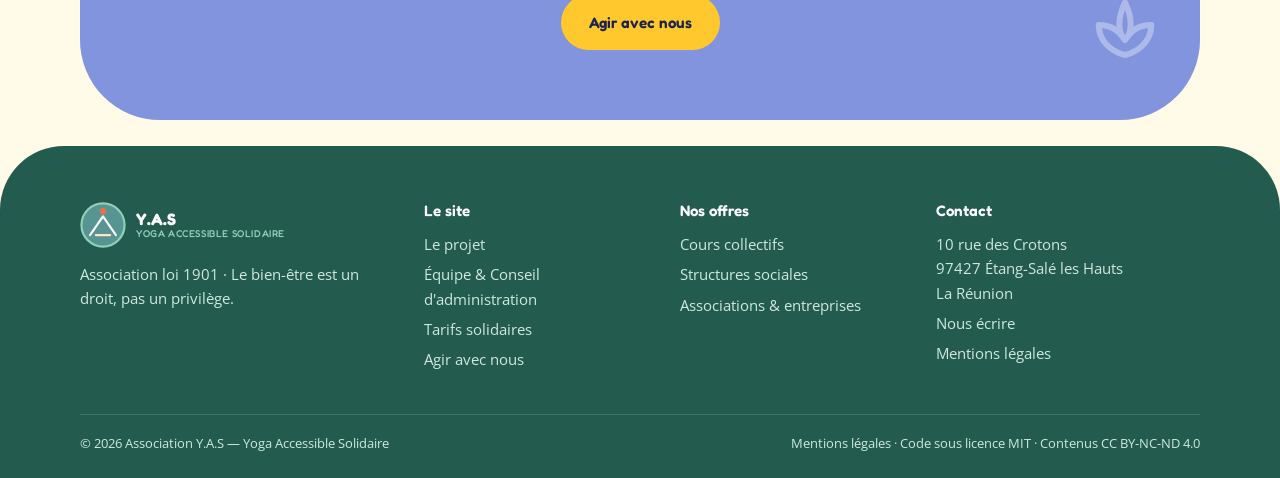
<file: equipe.html>
<!DOCTYPE html>
<html lang="fr">
<head>
<meta charset="UTF-8">
<meta name="viewport" content="width=device-width,initial-scale=1">
<title>Équipe & Conseil d'administration · Y.A.S Yoga Accessible Solidaire</title>
<meta name="description" content="Le conseil d'administration (Ugo Charles, président ; Philippe Leleu, secrétaire) et l'équipe d'enseignantes bénévoles de Y.A.S.">
<meta name="theme-color" content="#569592">
<link rel="icon" href="assets/favicon.svg" type="image/svg+xml">
<link rel="preconnect" href="https://fonts.googleapis.com"><link rel="preconnect" href="https://fonts.gstatic.com" crossorigin>
<link href="https://fonts.googleapis.com/css2?family=Caveat:wght@600;700&family=Open+Sans:wght@400;600&family=Fredoka:wght@400;500;600;700&display=swap" rel="stylesheet">
<link rel="stylesheet" href="assets/style.css">
<link rel="stylesheet" href="assets/v2.css">
</head>
<body>
<svg width="0" height="0" style="position:absolute" aria-hidden="true"><symbol id="i-lotus" viewBox="0 0 24 24"><path d="M12 20c-4-1-7-4-7-8 3 0 5 1 7 4 2-3 4-4 7-4 0 4-3 7-7 8Z M12 16c-2-2-2-6 0-10 2 4 2 8 0 10Z"/></symbol><symbol id="i-heart" viewBox="0 0 24 24"><path d="M12 20s-7-4.4-7-10a4 4 0 0 1 7-2.5A4 4 0 0 1 19 10c0 5.6-7 10-7 10Z"/></symbol><symbol id="i-users" viewBox="0 0 24 24"><path d="M8 11a3 3 0 1 0 0-6 3 3 0 0 0 0 6Z M2 20c0-3 2.5-5.5 6-5.5s6 2.5 6 5.5 M16 11a3 3 0 1 0 0-6 M14.5 14.5c2.8.3 4.5 2.5 4.5 5.5"/></symbol><symbol id="i-leaf" viewBox="0 0 24 24"><path d="M5 19c0-9 5-14 14-14 0 9-5 14-14 14Z M5 19l8-8"/></symbol><symbol id="i-sun" viewBox="0 0 24 24"><path d="M12 16a4 4 0 1 0 0-8 4 4 0 0 0 0 8Z M12 2v3 M12 19v3 M2 12h3 M19 12h3 M5 5l2 2 M17 17l2 2 M19 5l-2 2 M7 17l-2 2"/></symbol><symbol id="i-moon" viewBox="0 0 24 24"><path d="M20 14A8 8 0 1 1 10 4a6 6 0 0 0 10 10Z"/></symbol><symbol id="i-chair" viewBox="0 0 24 24"><path d="M7 3v10h10 M7 13v8 M17 13v8 M5 21h4 M15 21h4 M7 8h5"/></symbol><symbol id="i-home" viewBox="0 0 24 24"><path d="M3 11l9-7 9 7 M5 10v10h14V10 M10 20v-6h4v6"/></symbol><symbol id="i-hospital" viewBox="0 0 24 24"><path d="M4 21V5l8-2 8 2v16 M9 21v-5h6v5 M12 7v4 M10 9h4"/></symbol><symbol id="i-shield" viewBox="0 0 24 24"><path d="M12 3 4 6v6c0 5 3.5 8 8 9 4.5-1 8-4 8-9V6l-8-3Z"/></symbol><symbol id="i-pin" viewBox="0 0 24 24"><path d="M12 21s-6-5.5-6-11a6 6 0 0 1 12 0c0 5.5-6 11-6 11Z M12 12a2 2 0 1 0 0-4 2 2 0 0 0 0 4Z"/></symbol><symbol id="i-mail" viewBox="0 0 24 24"><path d="M3 6h18v12H3z M3 7l9 6 9-6"/></symbol><symbol id="i-phone" viewBox="0 0 24 24"><path d="M5 4h4l2 5-2.5 1.5a11 11 0 0 0 5 5L15 13l5 2v4a2 2 0 0 1-2 2A15 15 0 0 1 3 6a2 2 0 0 1 2-2Z"/></symbol><symbol id="i-coin" viewBox="0 0 24 24"><path d="M12 21a9 9 0 1 0 0-18 9 9 0 0 0 0 18Z M12 7v10 M9 10h6 M9 14h6"/></symbol><symbol id="i-handshake" viewBox="0 0 24 24"><path d="M2 12l5-5 4 3 4-3 5 5-6 6-3-2-3 2z"/></symbol><symbol id="i-gift" viewBox="0 0 24 24"><path d="M4 10h16v10H4z M3 7h18v3H3z M12 7v13 M12 7C9 7 8 3 11 3c2 0 1 4 1 4Zm0 0c3 0 4-4 1-4-2 0-1 4-1 4Z"/></symbol><symbol id="i-sprout" viewBox="0 0 24 24"><path d="M12 21v-9 M12 12c0-4-3-6-7-6 0 4 3 6 7 6Z M12 14c0-3 2-5 6-5 0 3-2 5-6 5Z"/></symbol><symbol id="i-wave" viewBox="0 0 24 24"><path d="M2 10c3-5 5-5 8 0s5 5 8 0l4-2 M2 17c3-5 5-5 8 0s5 5 8 0"/></symbol><symbol id="i-grad" viewBox="0 0 24 24"><path d="M2 9l10-5 10 5-10 5z M6 11v5c3 3 9 3 12 0v-5"/></symbol><symbol id="i-brief" viewBox="0 0 24 24"><path d="M3 8h18v12H3z M8 8V5h8v3 M3 13h18"/></symbol><symbol id="i-cal" viewBox="0 0 24 24"><path d="M4 6h16v14H4z M4 10h16 M8 3v4 M16 3v4"/></symbol><symbol id="i-chat" viewBox="0 0 24 24"><path d="M4 5h16v11H9l-5 4z"/></symbol><symbol id="i-lock" viewBox="0 0 24 24"><path d="M6 11h12v9H6z M8 11V8a4 4 0 0 1 8 0v3"/></symbol><symbol id="i-clock" viewBox="0 0 24 24"><path d="M12 21a9 9 0 1 0 0-18 9 9 0 0 0 0 18Z M12 7v5l3 2"/></symbol><symbol id="i-camera" viewBox="0 0 24 24"><path d="M3 8h4l2-3h6l2 3h4v12H3z M12 17a3.5 3.5 0 1 0 0-7 3.5 3.5 0 0 0 0 7Z"/></symbol><symbol id="i-scale" viewBox="0 0 24 24"><path d="M12 3v18 M5 21h14 M4 7h16"/></symbol><symbol id="i-arrow" viewBox="0 0 24 24"><path d="M5 12h14 M13 6l6 6-6 6"/></symbol><symbol id="i-star" viewBox="0 0 24 24"><path d="M12 3l2.7 5.6 6.1.9-4.4 4.3 1 6.1L12 17l-5.4 2.9 1-6.1L3.2 9.5l6.1-.9z"/></symbol><symbol id="i-mega" viewBox="0 0 24 24"><path d="M3 10v4h4l8 5V5L7 10z M18 9a4 4 0 0 1 0 6"/></symbol><symbol id="i-body" viewBox="0 0 24 24"><path d="M12 5a2 2 0 1 0 0-4 2 2 0 0 0 0 4Z M5 9h14 M12 9v6 M8 22l4-7 4 7"/></symbol><symbol id="i-brain" viewBox="0 0 24 24"><path d="M9 4a3 3 0 0 0-3 3 3 3 0 0 0-2 5 3 3 0 0 0 3 5 3 3 0 0 0 5 1V4a3 3 0 0 0-3 0Z M15 4a3 3 0 0 1 3 3 3 3 0 0 1 2 5 3 3 0 0 1-3 5 3 3 0 0 1-5 1"/></symbol><symbol id="i-globe" viewBox="0 0 24 24"><path d="M12 21a9 9 0 1 0 0-18 9 9 0 0 0 0 18Z M3 12h18 M12 3c3 3 3 15 0 18 M12 3c-3 3-3 15 0 18"/></symbol><symbol id="i-book" viewBox="0 0 24 24"><path d="M4 4h7a2 2 0 0 1 2 2v14a2 2 0 0 0-2-2H4z M20 4h-7"/></symbol><symbol id="i-doc" viewBox="0 0 24 24"><path d="M6 3h9l4 4v14H6z M14 3v5h5 M9 13h6 M9 17h6"/></symbol><symbol id="i-link" viewBox="0 0 24 24"><path d="M10 14a4 4 0 0 0 5.7 0l3-3a4 4 0 0 0-5.7-5.7l-1 1 M14 10a4 4 0 0 0-5.7 0l-3 3a4 4 0 0 0 5.7 5.7l1-1"/></symbol></svg>
<header class="hdr" id="hdr"><div class="hdr-in">
<a class="brand" href="index.html"><svg viewBox="0 0 64 64" aria-hidden="true"><circle cx="32" cy="32" r="30" fill="#569592"/><circle cx="32" cy="32" r="30" fill="none" stroke="#90d1b9" stroke-width="3"/><path d="M14 46 32 20 50 46" fill="none" stroke="#fff" stroke-width="3" stroke-linecap="round" stroke-linejoin="round"/><path d="M22 46h20" stroke="#ffe5c7" stroke-width="3" stroke-linecap="round"/><circle cx="32" cy="13" r="4.5" fill="#e8704a"/></svg><span>Y.A.S<small>YOGA ACCESSIBLE SOLIDAIRE</small></span></a>
<button class="burger" id="burger" aria-label="Menu">☰</button>
<nav class="nav" id="nav"><a href="index.html" class="">Accueil</a><a href="projet.html" class="">Le projet</a><a href="equipe.html" class="active">Équipe &amp; CA</a><div class="nav-drop"><button class="nav-drop-btn" type="button">Nos offres <svg class="ico" viewBox="0 0 24 24" aria-hidden="true"><use href="#i-arrow"/></svg></button><div class="drop-menu"><a href="cours-collectifs.html" class=""><svg class="ico" viewBox="0 0 24 24" aria-hidden="true"><use href="#i-users"/></svg> Cours collectifs</a><a href="structures.html" class=""><svg class="ico" viewBox="0 0 24 24" aria-hidden="true"><use href="#i-hospital"/></svg> Structures sociales &amp; médico-sociales</a><a href="entreprises-associations.html" class=""><svg class="ico" viewBox="0 0 24 24" aria-hidden="true"><use href="#i-brief"/></svg> Associations &amp; entreprises</a></div></div><a href="tarifs.html" class="">Tarifs solidaires</a><a href="agir.html" class="">Agir avec nous</a><a href="contact.html" class="cta ">Contact</a></nav></div></header>
<section class="page-hero"><span class="deco spin" style="right:6%;top:20px;font-size:120px"><svg class="ico" viewBox="0 0 24 24" aria-hidden="true"><use href="#i-sun"/></svg></span><span class="deco" style="right:22%;bottom:10px;font-size:70px"><svg class="ico" viewBox="0 0 24 24" aria-hidden="true"><use href="#i-lotus"/></svg></span>
<div class="container"><p class="crumb"><a href="index.html">Accueil</a> › Équipe &amp; Conseil d'administration</p><span class="script">L'équipe</span><h1>Les personnes derrière Y.A.S</h1><p class="lead">Un conseil d'administration engagé et une équipe d'enseignantes bénévoles, toutes diplômées de yoga.</p></div></section>
<section class="section s-butter"><div class="container">
<div class="sec-head reveal center"><span class="eyebrow">Conseil d'administration</span><h2>Celles et ceux qui portent l'association</h2><p class=lead>Membres fondateurs de l'association, ils assurent sa direction et sa vie statutaire.</p></div>
<div class="cards" style="max-width:820px;margin:0 auto">
<div class="card person reveal"><div class="avatar"><svg class="ico" viewBox="0 0 24 24" aria-hidden="true"><use href="#i-star"/></svg></div><h3>Ugo Charles</h3><span class="role">Président</span><p>Membre fondateur. Représente légalement l'association et en assure la direction.</p><p style="margin-top:10px"><div class="slot " style="min-height:140px"><svg class="ico" viewBox="0 0 24 24" aria-hidden="true"><use href="#i-camera"/></svg><span>Photo de profil</span><small>Emplacement photo — à remplacer</small></div></p></div>
<div class="card person reveal"><div class="avatar"><svg class="ico" viewBox="0 0 24 24" aria-hidden="true"><use href="#i-doc"/></svg></div><h3>Philippe Leleu</h3><span class="role">Secrétaire</span><p>Membre fondateur. Veille à la vie administrative et aux comptes rendus de l'association.</p><p style="margin-top:10px"><div class="slot " style="min-height:140px"><svg class="ico" viewBox="0 0 24 24" aria-hidden="true"><use href="#i-camera"/></svg><span>Photo de profil</span><small>Emplacement photo — à remplacer</small></div></p></div>
</div>
<p class="center reveal" style="margin-top:24px;color:var(--ink-soft)"><span class="todo">[Biographies et autres membres du conseil à compléter]</span></p></div></section>

<section class="section s-violet"><div class="container">
<div class="sec-head reveal center"><span class="eyebrow">L'équipe bénévole</span><h2>Cinq enseignantes, un même élan</h2><p class=lead>Elles se sont rencontrées en formation de yoga à Saint-Pierre (La Réunion), autour des mêmes valeurs et d'une envie : favoriser un yoga accessible et solidaire.</p></div>
<div class="cards"><div class="card person reveal"><div class="avatar"><svg class="ico" viewBox="0 0 24 24" aria-hidden="true"><use href="#i-lotus"/></svg></div><h3>Marie</h3><span class="role soft">Professeure de yoga</span><p><b>Travailleuse sociale et coordinatrice de projets pour les jeunes</b></p><p>Spécialité : Santé mentale et pouvoir d'agir</p></div><div class="card person reveal"><div class="avatar"><svg class="ico" viewBox="0 0 24 24" aria-hidden="true"><use href="#i-lotus"/></svg></div><h3>Mélanie</h3><span class="role soft">Professeure de yoga</span><p><b>Travailleuse sociale</b></p><p>Spécialité : Accompagnement de la femme avec parcours traumatique</p></div><div class="card person reveal"><div class="avatar"><svg class="ico" viewBox="0 0 24 24" aria-hidden="true"><use href="#i-lotus"/></svg></div><h3>Anaïs</h3><span class="role soft">Professeure de yoga</span><p><b>Danseuse et coordinatrice de projets culturels</b></p><p>Spécialité : Mouvement du corps et identité corporelle</p></div><div class="card person reveal"><div class="avatar"><svg class="ico" viewBox="0 0 24 24" aria-hidden="true"><use href="#i-lotus"/></svg></div><h3>Sophia</h3><span class="role soft">Professeure de yoga</span><p><b>CPE en collège</b></p><p>Spécialité : Jeunes et santé mentale</p></div><div class="card person reveal"><div class="avatar"><svg class="ico" viewBox="0 0 24 24" aria-hidden="true"><use href="#i-lotus"/></svg></div><h3>Maë</h3><span class="role soft">Professeure de yoga</span><p><b>Travailleuse sociale et militante</b></p><p>Spécialité : <span class="todo">[spécialité à compléter]</span></p></div></div>
<div class="photo reveal" style="height:420px;margin-top:36px"><div class="slot " style="min-height:420px"><svg class="ico" viewBox="0 0 24 24" aria-hidden="true"><use href="#i-camera"/></svg><span>Photo de l'équipe au complet</span><small>Emplacement photo — à remplacer</small></div></div></div></section>

<section class="section s-palegreen"><div class="container split">
<div class="reveal"><span class="eyebrow">Leurs envies</span><h2>Ce qui nous réunit</h2>
<ul class="ticks"><li>Replacer le yoga comme un <b>outil de bien-être</b> : meilleure gestion de la respiration, des émotions et des compétences psycho-sociales.</li><li>Le yoga comme <b>réappropriation de son corps</b> et de son estime personnelle, particulièrement après un traumatisme.</li><li>Un yoga qui <b>s'adapte à chaque corps, chaque problématique, chaque parcours</b> — à l'opposé de la « culture du corps ».</li></ul></div>
<div class="photo leaf reveal" style="height:380px"><img src="assets/images/posture-accompagnee.jpg" alt="Deux enseignantes pratiquant ensemble" loading="lazy" style="object-position:center 20%"></div></div></section>

<section class="section s-orange"><div class="container">
<div class="sec-head reveal center"><span class="eyebrow">Gouvernance</span><h2>Comment l'association s'organise</h2><p class=lead>D'après nos statuts : l'Assemblée générale réunit les membres, qui élisent l'équipe de pilotage ; les enseignantes mettent en œuvre les activités.</p></div>
<div class="orga reveal" style="color:var(--ink)">
<div class="lvl top">Assemblée générale<small>Toutes les catégories de membres votent</small></div><div class="arrow"></div>
<div class="lvl">Conseil d'administration<small>Président · Secrétaire · …</small></div><div class="arrow"></div>
<div class="lvl">Équipe bénévole enseignante<small>5 professeures de yoga diplômées</small></div><div class="arrow"></div>
<div class="lvl">Élèves, structures, associations &amp; entreprises<small>Celles et ceux pour qui nous agissons</small></div></div>
<h3 class="center" style="margin:48px 0 18px">Les catégories de membres</h3>
<div class="chips reveal"><span class="chip" style="color:var(--ink)"><svg class="ico" viewBox="0 0 24 24" aria-hidden="true"><use href="#i-star"/></svg> Membres fondateurs</span><span class="chip" style="color:var(--ink)"><svg class="ico" viewBox="0 0 24 24" aria-hidden="true"><use href="#i-lotus"/></svg> Membres actifs</span><span class="chip" style="color:var(--ink)"><svg class="ico" viewBox="0 0 24 24" aria-hidden="true"><use href="#i-heart"/></svg> Membres d'honneur</span><span class="chip" style="color:var(--ink)"><svg class="ico" viewBox="0 0 24 24" aria-hidden="true"><use href="#i-gift"/></svg> Membres bienfaiteurs</span><span class="chip" style="color:var(--ink)"><svg class="ico" viewBox="0 0 24 24" aria-hidden="true"><use href="#i-users"/></svg> Membres adhérents élèves</span></div></div></section>
<section class="section s-cta"><div class="container"><div class="cta-band reveal"><span class="deco spin" style="left:-30px;top:-30px;font-size:160px"><svg class="ico" viewBox="0 0 24 24" aria-hidden="true"><use href="#i-sun"/></svg></span><span class="deco" style="right:30px;bottom:10px;font-size:90px"><svg class="ico" viewBox="0 0 24 24" aria-hidden="true"><use href="#i-lotus"/></svg></span>
<h2>Rejoindre l'équipe ou le conseil ?</h2><p>Vous êtes enseignant·e de yoga, travailleur·se social·e, ou simplement motivé·e par le projet ? Parlons-en.</p><div class="btn-row" style="justify-content:center"><a class="btn btn-coral" href="agir.html">Agir avec nous</a></div></div></div></section>
<footer class="ftr"><div class="container"><div class="ftr-grid">
<div><a class="brand" href="index.html"><svg viewBox="0 0 64 64" aria-hidden="true"><circle cx="32" cy="32" r="30" fill="#569592"/><circle cx="32" cy="32" r="30" fill="none" stroke="#90d1b9" stroke-width="3"/><path d="M14 46 32 20 50 46" fill="none" stroke="#fff" stroke-width="3" stroke-linecap="round" stroke-linejoin="round"/><path d="M22 46h20" stroke="#ffe5c7" stroke-width="3" stroke-linecap="round"/><circle cx="32" cy="13" r="4.5" fill="#e8704a"/></svg><span>Y.A.S<small>YOGA ACCESSIBLE SOLIDAIRE</small></span></a>
<p style="margin-top:14px;font-size:.92rem">Association loi 1901 · Le bien-être est un droit, pas un privilège.</p></div>
<div><h4>Le site</h4><ul><li><a href="projet.html">Le projet</a></li><li><a href="equipe.html">Équipe &amp; Conseil d'administration</a></li><li><a href="tarifs.html">Tarifs solidaires</a></li><li><a href="agir.html">Agir avec nous</a></li></ul></div>
<div><h4>Nos offres</h4><ul><li><a href="cours-collectifs.html">Cours collectifs</a></li><li><a href="structures.html">Structures sociales</a></li><li><a href="entreprises-associations.html">Associations &amp; entreprises</a></li></ul></div>
<div><h4>Contact</h4><ul><li>10 rue des Crotons<br>97427 Étang-Salé les Hauts<br>La Réunion</li><li><a href="contact.html">Nous écrire</a></li><li><a href="mentions-legales.html">Mentions légales</a></li></ul></div>
</div><div class="ftr-bot"><span>© 2026 Association Y.A.S — Yoga Accessible Solidaire</span><span><a href="mentions-legales.html">Mentions légales</a> · Code sous licence MIT · Contenus CC BY-NC-ND 4.0</span></div></div></footer>
<script src="assets/main.js"></script>
</body></html>
</file>
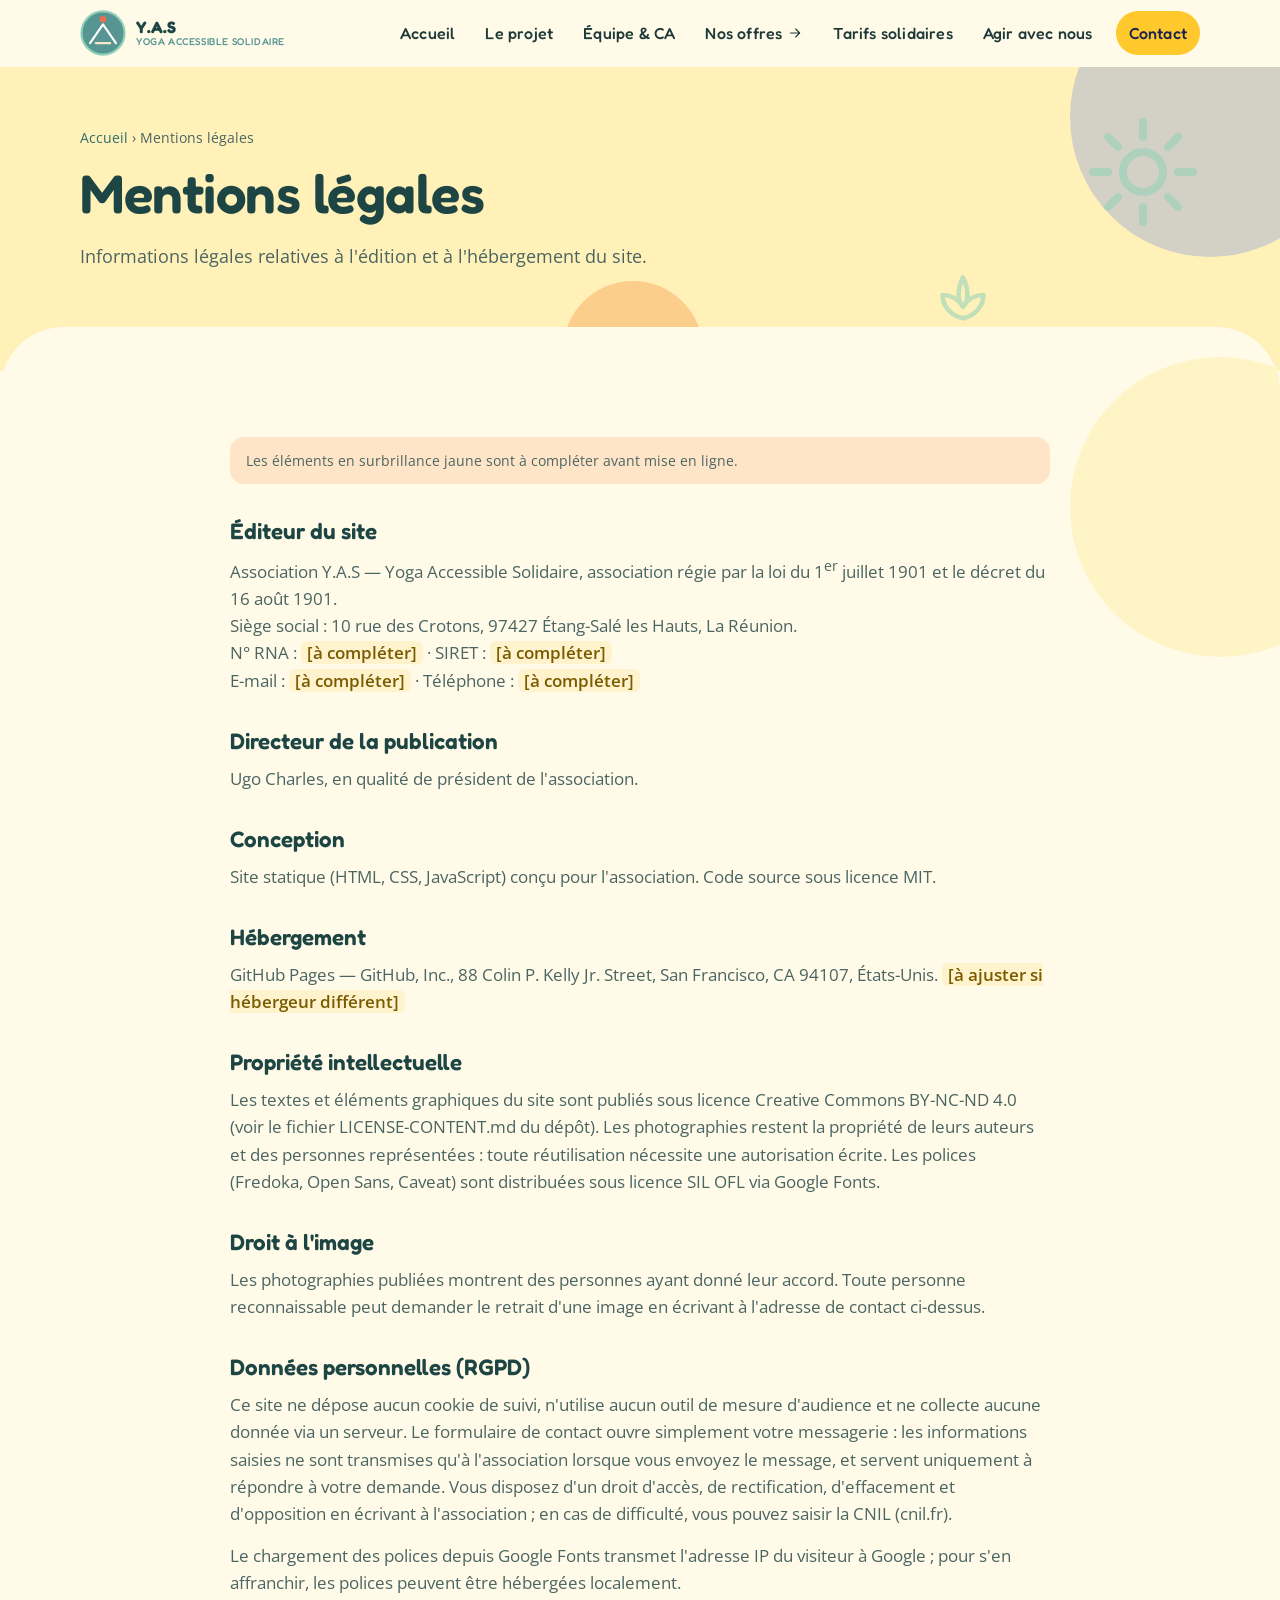
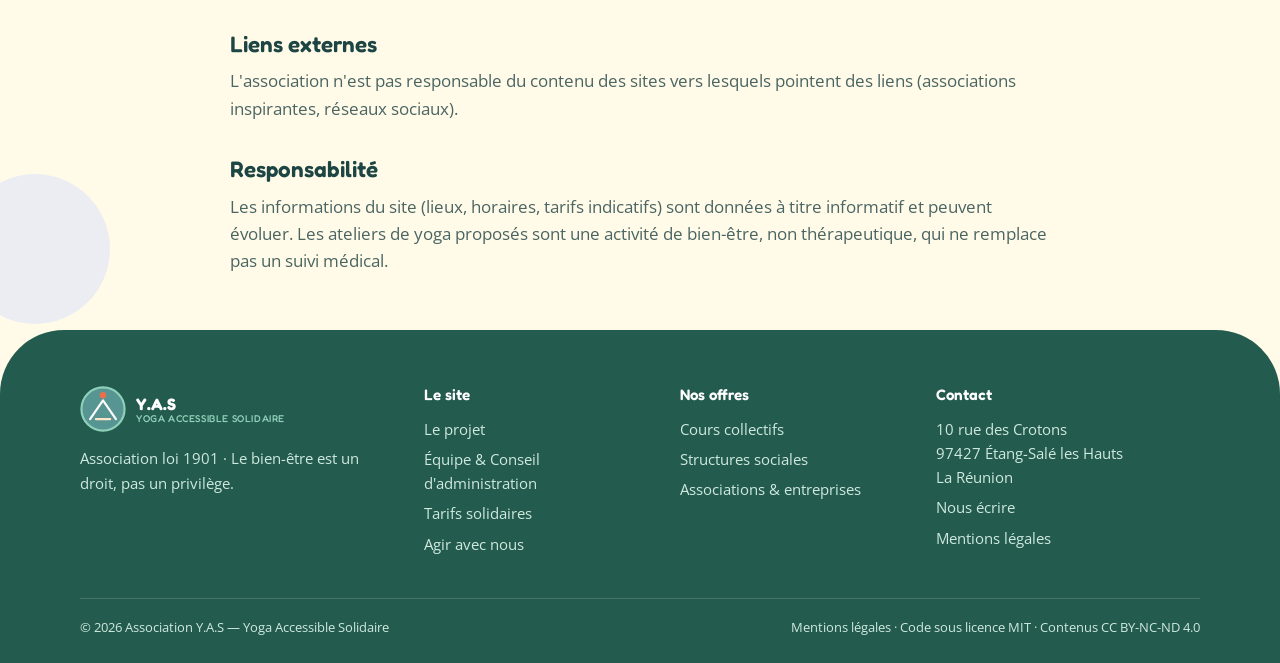
<file: mentions-legales.html>
<!DOCTYPE html>
<html lang="fr">
<head>
<meta charset="UTF-8">
<meta name="viewport" content="width=device-width,initial-scale=1">
<title>Mentions légales · Y.A.S Yoga Accessible Solidaire</title>
<meta name="description" content="Mentions légales du site de l'association Y.A.S — Yoga Accessible Solidaire.">
<meta name="theme-color" content="#569592">
<link rel="icon" href="assets/favicon.svg" type="image/svg+xml">
<link rel="preconnect" href="https://fonts.googleapis.com"><link rel="preconnect" href="https://fonts.gstatic.com" crossorigin>
<link href="https://fonts.googleapis.com/css2?family=Caveat:wght@600;700&family=Open+Sans:wght@400;600&family=Fredoka:wght@400;500;600;700&display=swap" rel="stylesheet">
<link rel="stylesheet" href="assets/style.css">
<link rel="stylesheet" href="assets/v2.css">
</head>
<body>
<svg width="0" height="0" style="position:absolute" aria-hidden="true"><symbol id="i-lotus" viewBox="0 0 24 24"><path d="M12 20c-4-1-7-4-7-8 3 0 5 1 7 4 2-3 4-4 7-4 0 4-3 7-7 8Z M12 16c-2-2-2-6 0-10 2 4 2 8 0 10Z"/></symbol><symbol id="i-heart" viewBox="0 0 24 24"><path d="M12 20s-7-4.4-7-10a4 4 0 0 1 7-2.5A4 4 0 0 1 19 10c0 5.6-7 10-7 10Z"/></symbol><symbol id="i-users" viewBox="0 0 24 24"><path d="M8 11a3 3 0 1 0 0-6 3 3 0 0 0 0 6Z M2 20c0-3 2.5-5.5 6-5.5s6 2.5 6 5.5 M16 11a3 3 0 1 0 0-6 M14.5 14.5c2.8.3 4.5 2.5 4.5 5.5"/></symbol><symbol id="i-leaf" viewBox="0 0 24 24"><path d="M5 19c0-9 5-14 14-14 0 9-5 14-14 14Z M5 19l8-8"/></symbol><symbol id="i-sun" viewBox="0 0 24 24"><path d="M12 16a4 4 0 1 0 0-8 4 4 0 0 0 0 8Z M12 2v3 M12 19v3 M2 12h3 M19 12h3 M5 5l2 2 M17 17l2 2 M19 5l-2 2 M7 17l-2 2"/></symbol><symbol id="i-moon" viewBox="0 0 24 24"><path d="M20 14A8 8 0 1 1 10 4a6 6 0 0 0 10 10Z"/></symbol><symbol id="i-chair" viewBox="0 0 24 24"><path d="M7 3v10h10 M7 13v8 M17 13v8 M5 21h4 M15 21h4 M7 8h5"/></symbol><symbol id="i-home" viewBox="0 0 24 24"><path d="M3 11l9-7 9 7 M5 10v10h14V10 M10 20v-6h4v6"/></symbol><symbol id="i-hospital" viewBox="0 0 24 24"><path d="M4 21V5l8-2 8 2v16 M9 21v-5h6v5 M12 7v4 M10 9h4"/></symbol><symbol id="i-shield" viewBox="0 0 24 24"><path d="M12 3 4 6v6c0 5 3.5 8 8 9 4.5-1 8-4 8-9V6l-8-3Z"/></symbol><symbol id="i-pin" viewBox="0 0 24 24"><path d="M12 21s-6-5.5-6-11a6 6 0 0 1 12 0c0 5.5-6 11-6 11Z M12 12a2 2 0 1 0 0-4 2 2 0 0 0 0 4Z"/></symbol><symbol id="i-mail" viewBox="0 0 24 24"><path d="M3 6h18v12H3z M3 7l9 6 9-6"/></symbol><symbol id="i-phone" viewBox="0 0 24 24"><path d="M5 4h4l2 5-2.5 1.5a11 11 0 0 0 5 5L15 13l5 2v4a2 2 0 0 1-2 2A15 15 0 0 1 3 6a2 2 0 0 1 2-2Z"/></symbol><symbol id="i-coin" viewBox="0 0 24 24"><path d="M12 21a9 9 0 1 0 0-18 9 9 0 0 0 0 18Z M12 7v10 M9 10h6 M9 14h6"/></symbol><symbol id="i-handshake" viewBox="0 0 24 24"><path d="M2 12l5-5 4 3 4-3 5 5-6 6-3-2-3 2z"/></symbol><symbol id="i-gift" viewBox="0 0 24 24"><path d="M4 10h16v10H4z M3 7h18v3H3z M12 7v13 M12 7C9 7 8 3 11 3c2 0 1 4 1 4Zm0 0c3 0 4-4 1-4-2 0-1 4-1 4Z"/></symbol><symbol id="i-sprout" viewBox="0 0 24 24"><path d="M12 21v-9 M12 12c0-4-3-6-7-6 0 4 3 6 7 6Z M12 14c0-3 2-5 6-5 0 3-2 5-6 5Z"/></symbol><symbol id="i-wave" viewBox="0 0 24 24"><path d="M2 10c3-5 5-5 8 0s5 5 8 0l4-2 M2 17c3-5 5-5 8 0s5 5 8 0"/></symbol><symbol id="i-grad" viewBox="0 0 24 24"><path d="M2 9l10-5 10 5-10 5z M6 11v5c3 3 9 3 12 0v-5"/></symbol><symbol id="i-brief" viewBox="0 0 24 24"><path d="M3 8h18v12H3z M8 8V5h8v3 M3 13h18"/></symbol><symbol id="i-cal" viewBox="0 0 24 24"><path d="M4 6h16v14H4z M4 10h16 M8 3v4 M16 3v4"/></symbol><symbol id="i-chat" viewBox="0 0 24 24"><path d="M4 5h16v11H9l-5 4z"/></symbol><symbol id="i-lock" viewBox="0 0 24 24"><path d="M6 11h12v9H6z M8 11V8a4 4 0 0 1 8 0v3"/></symbol><symbol id="i-clock" viewBox="0 0 24 24"><path d="M12 21a9 9 0 1 0 0-18 9 9 0 0 0 0 18Z M12 7v5l3 2"/></symbol><symbol id="i-camera" viewBox="0 0 24 24"><path d="M3 8h4l2-3h6l2 3h4v12H3z M12 17a3.5 3.5 0 1 0 0-7 3.5 3.5 0 0 0 0 7Z"/></symbol><symbol id="i-scale" viewBox="0 0 24 24"><path d="M12 3v18 M5 21h14 M4 7h16"/></symbol><symbol id="i-arrow" viewBox="0 0 24 24"><path d="M5 12h14 M13 6l6 6-6 6"/></symbol><symbol id="i-star" viewBox="0 0 24 24"><path d="M12 3l2.7 5.6 6.1.9-4.4 4.3 1 6.1L12 17l-5.4 2.9 1-6.1L3.2 9.5l6.1-.9z"/></symbol><symbol id="i-mega" viewBox="0 0 24 24"><path d="M3 10v4h4l8 5V5L7 10z M18 9a4 4 0 0 1 0 6"/></symbol><symbol id="i-body" viewBox="0 0 24 24"><path d="M12 5a2 2 0 1 0 0-4 2 2 0 0 0 0 4Z M5 9h14 M12 9v6 M8 22l4-7 4 7"/></symbol><symbol id="i-brain" viewBox="0 0 24 24"><path d="M9 4a3 3 0 0 0-3 3 3 3 0 0 0-2 5 3 3 0 0 0 3 5 3 3 0 0 0 5 1V4a3 3 0 0 0-3 0Z M15 4a3 3 0 0 1 3 3 3 3 0 0 1 2 5 3 3 0 0 1-3 5 3 3 0 0 1-5 1"/></symbol><symbol id="i-globe" viewBox="0 0 24 24"><path d="M12 21a9 9 0 1 0 0-18 9 9 0 0 0 0 18Z M3 12h18 M12 3c3 3 3 15 0 18 M12 3c-3 3-3 15 0 18"/></symbol><symbol id="i-book" viewBox="0 0 24 24"><path d="M4 4h7a2 2 0 0 1 2 2v14a2 2 0 0 0-2-2H4z M20 4h-7"/></symbol><symbol id="i-doc" viewBox="0 0 24 24"><path d="M6 3h9l4 4v14H6z M14 3v5h5 M9 13h6 M9 17h6"/></symbol><symbol id="i-link" viewBox="0 0 24 24"><path d="M10 14a4 4 0 0 0 5.7 0l3-3a4 4 0 0 0-5.7-5.7l-1 1 M14 10a4 4 0 0 0-5.7 0l-3 3a4 4 0 0 0 5.7 5.7l1-1"/></symbol></svg>
<header class="hdr" id="hdr"><div class="hdr-in">
<a class="brand" href="index.html"><svg viewBox="0 0 64 64" aria-hidden="true"><circle cx="32" cy="32" r="30" fill="#569592"/><circle cx="32" cy="32" r="30" fill="none" stroke="#90d1b9" stroke-width="3"/><path d="M14 46 32 20 50 46" fill="none" stroke="#fff" stroke-width="3" stroke-linecap="round" stroke-linejoin="round"/><path d="M22 46h20" stroke="#ffe5c7" stroke-width="3" stroke-linecap="round"/><circle cx="32" cy="13" r="4.5" fill="#e8704a"/></svg><span>Y.A.S<small>YOGA ACCESSIBLE SOLIDAIRE</small></span></a>
<button class="burger" id="burger" aria-label="Menu">☰</button>
<nav class="nav" id="nav"><a href="index.html" class="">Accueil</a><a href="projet.html" class="">Le projet</a><a href="equipe.html" class="">Équipe &amp; CA</a><div class="nav-drop"><button class="nav-drop-btn" type="button">Nos offres <svg class="ico" viewBox="0 0 24 24" aria-hidden="true"><use href="#i-arrow"/></svg></button><div class="drop-menu"><a href="cours-collectifs.html" class=""><svg class="ico" viewBox="0 0 24 24" aria-hidden="true"><use href="#i-users"/></svg> Cours collectifs</a><a href="structures.html" class=""><svg class="ico" viewBox="0 0 24 24" aria-hidden="true"><use href="#i-hospital"/></svg> Structures sociales &amp; médico-sociales</a><a href="entreprises-associations.html" class=""><svg class="ico" viewBox="0 0 24 24" aria-hidden="true"><use href="#i-brief"/></svg> Associations &amp; entreprises</a></div></div><a href="tarifs.html" class="">Tarifs solidaires</a><a href="agir.html" class="">Agir avec nous</a><a href="contact.html" class="cta ">Contact</a></nav></div></header>
<section class="page-hero"><span class="deco spin" style="right:6%;top:20px;font-size:120px"><svg class="ico" viewBox="0 0 24 24" aria-hidden="true"><use href="#i-sun"/></svg></span><span class="deco" style="right:22%;bottom:10px;font-size:70px"><svg class="ico" viewBox="0 0 24 24" aria-hidden="true"><use href="#i-lotus"/></svg></span>
<div class="container"><p class="crumb"><a href="index.html">Accueil</a> › Mentions légales</p><h1>Mentions légales</h1><p class="lead">Informations légales relatives à l'édition et à l'hébergement du site.</p></div></section>
<section class="section s-butter"><div class="container legal" style="max-width:860px">
<p class="note">Les éléments en surbrillance jaune sont à compléter avant mise en ligne.</p>
<h2>Éditeur du site</h2>
<p>Association Y.A.S — Yoga Accessible Solidaire, association régie par la loi du 1<sup>er</sup> juillet 1901 et le décret du 16 août 1901.<br>Siège social : 10 rue des Crotons, 97427 Étang-Salé les Hauts, La Réunion.<br>N° RNA : <span class="todo">[à compléter]</span> · SIRET : <span class="todo">[à compléter]</span><br>E-mail : <span class="todo">[à compléter]</span> · Téléphone : <span class="todo">[à compléter]</span></p>
<h2>Directeur de la publication</h2><p>Ugo Charles, en qualité de président de l'association.</p>
<h2>Conception</h2><p>Site statique (HTML, CSS, JavaScript) conçu pour l'association. Code source sous licence MIT.</p>
<h2>Hébergement</h2><p>GitHub Pages — GitHub, Inc., 88 Colin P. Kelly Jr. Street, San Francisco, CA 94107, États-Unis. <span class="todo">[à ajuster si hébergeur différent]</span></p>
<h2>Propriété intellectuelle</h2><p>Les textes et éléments graphiques du site sont publiés sous licence Creative Commons BY-NC-ND 4.0 (voir le fichier LICENSE-CONTENT.md du dépôt). Les photographies restent la propriété de leurs auteurs et des personnes représentées : toute réutilisation nécessite une autorisation écrite. Les polices (Fredoka, Open Sans, Caveat) sont distribuées sous licence SIL OFL via Google Fonts.</p>
<h2>Droit à l'image</h2><p>Les photographies publiées montrent des personnes ayant donné leur accord. Toute personne reconnaissable peut demander le retrait d'une image en écrivant à l'adresse de contact ci-dessus.</p>
<h2>Données personnelles (RGPD)</h2><p>Ce site ne dépose aucun cookie de suivi, n'utilise aucun outil de mesure d'audience et ne collecte aucune donnée via un serveur. Le formulaire de contact ouvre simplement votre messagerie : les informations saisies ne sont transmises qu'à l'association lorsque vous envoyez le message, et servent uniquement à répondre à votre demande. Vous disposez d'un droit d'accès, de rectification, d'effacement et d'opposition en écrivant à l'association ; en cas de difficulté, vous pouvez saisir la CNIL (cnil.fr).</p>
<p>Le chargement des polices depuis Google Fonts transmet l'adresse IP du visiteur à Google ; pour s'en affranchir, les polices peuvent être hébergées localement.</p>
<h2>Liens externes</h2><p>L'association n'est pas responsable du contenu des sites vers lesquels pointent des liens (associations inspirantes, réseaux sociaux).</p>
<h2>Responsabilité</h2><p>Les informations du site (lieux, horaires, tarifs indicatifs) sont données à titre informatif et peuvent évoluer. Les ateliers de yoga proposés sont une activité de bien-être, non thérapeutique, qui ne remplace pas un suivi médical.</p>
</div></section>
<footer class="ftr"><div class="container"><div class="ftr-grid">
<div><a class="brand" href="index.html"><svg viewBox="0 0 64 64" aria-hidden="true"><circle cx="32" cy="32" r="30" fill="#569592"/><circle cx="32" cy="32" r="30" fill="none" stroke="#90d1b9" stroke-width="3"/><path d="M14 46 32 20 50 46" fill="none" stroke="#fff" stroke-width="3" stroke-linecap="round" stroke-linejoin="round"/><path d="M22 46h20" stroke="#ffe5c7" stroke-width="3" stroke-linecap="round"/><circle cx="32" cy="13" r="4.5" fill="#e8704a"/></svg><span>Y.A.S<small>YOGA ACCESSIBLE SOLIDAIRE</small></span></a>
<p style="margin-top:14px;font-size:.92rem">Association loi 1901 · Le bien-être est un droit, pas un privilège.</p></div>
<div><h4>Le site</h4><ul><li><a href="projet.html">Le projet</a></li><li><a href="equipe.html">Équipe &amp; Conseil d'administration</a></li><li><a href="tarifs.html">Tarifs solidaires</a></li><li><a href="agir.html">Agir avec nous</a></li></ul></div>
<div><h4>Nos offres</h4><ul><li><a href="cours-collectifs.html">Cours collectifs</a></li><li><a href="structures.html">Structures sociales</a></li><li><a href="entreprises-associations.html">Associations &amp; entreprises</a></li></ul></div>
<div><h4>Contact</h4><ul><li>10 rue des Crotons<br>97427 Étang-Salé les Hauts<br>La Réunion</li><li><a href="contact.html">Nous écrire</a></li><li><a href="mentions-legales.html">Mentions légales</a></li></ul></div>
</div><div class="ftr-bot"><span>© 2026 Association Y.A.S — Yoga Accessible Solidaire</span><span><a href="mentions-legales.html">Mentions légales</a> · Code sous licence MIT · Contenus CC BY-NC-ND 4.0</span></div></div></footer>
<script src="assets/main.js"></script>
</body></html>
</file>
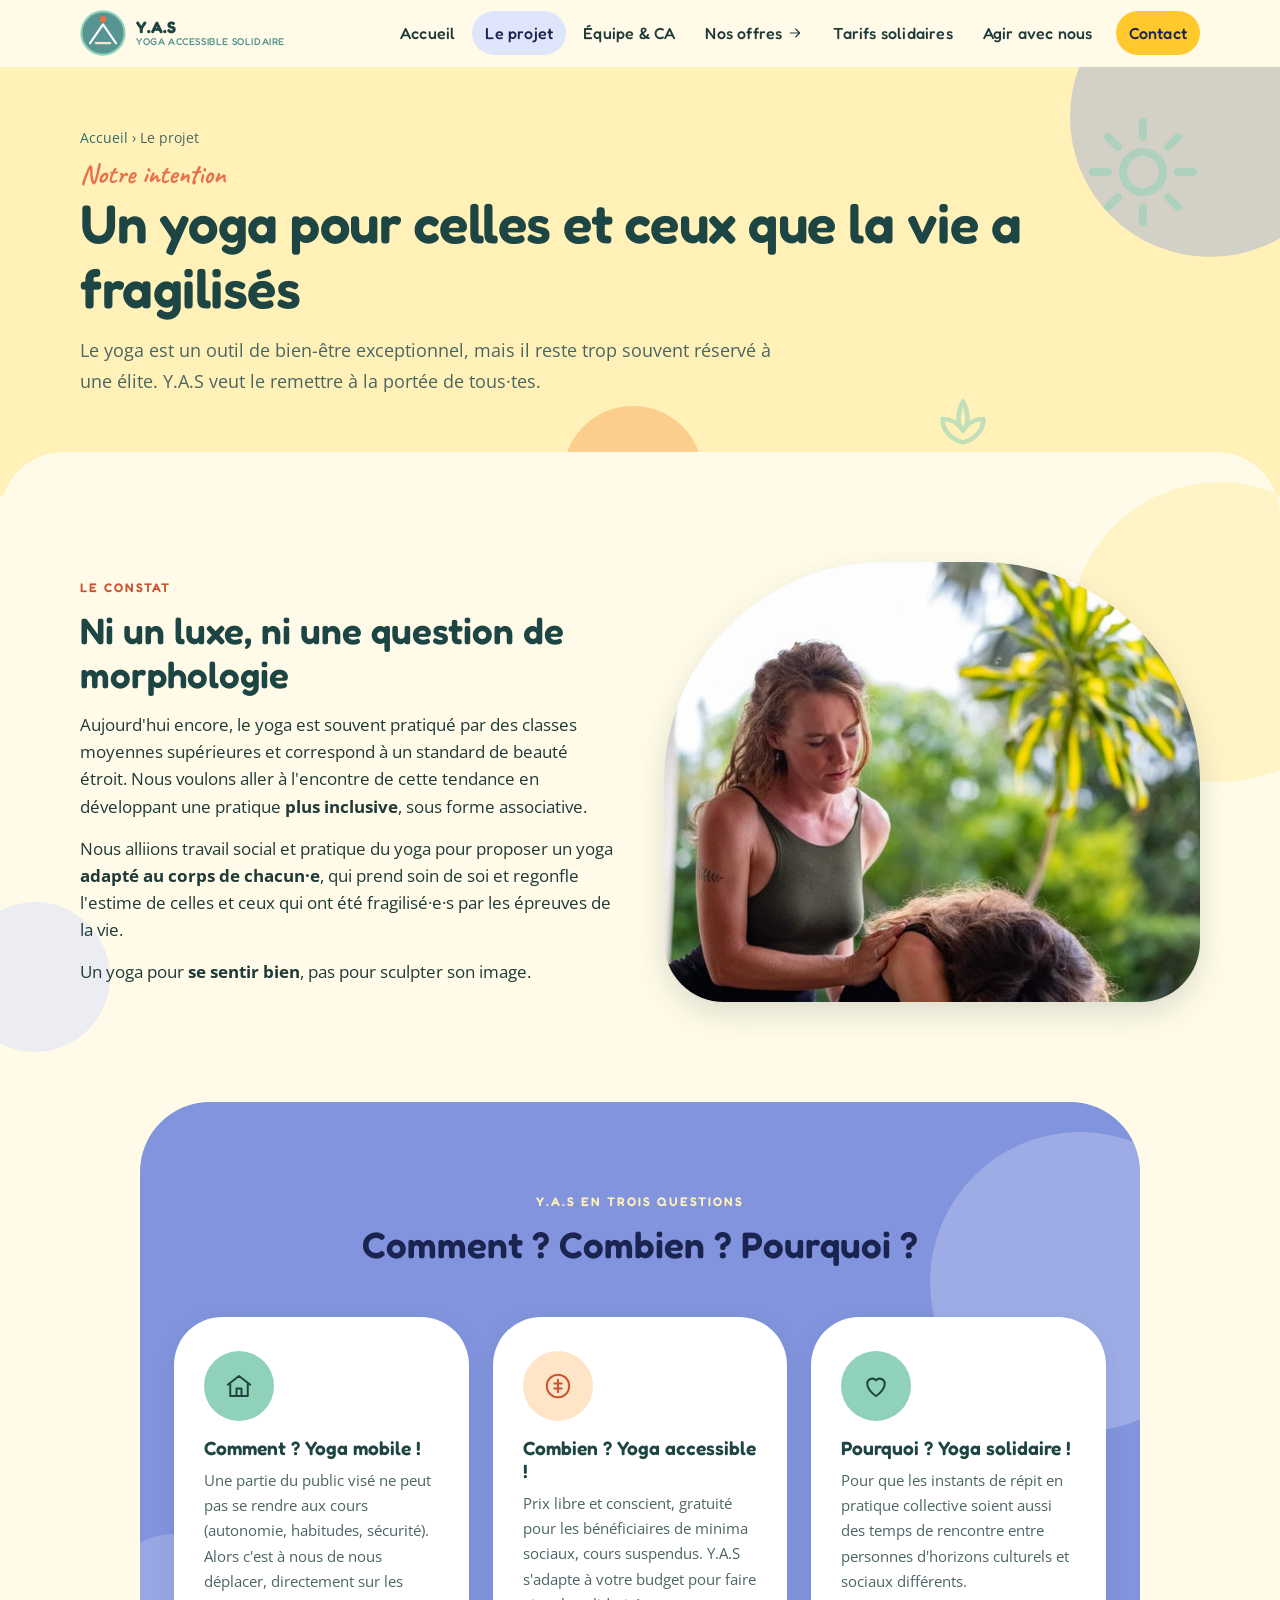
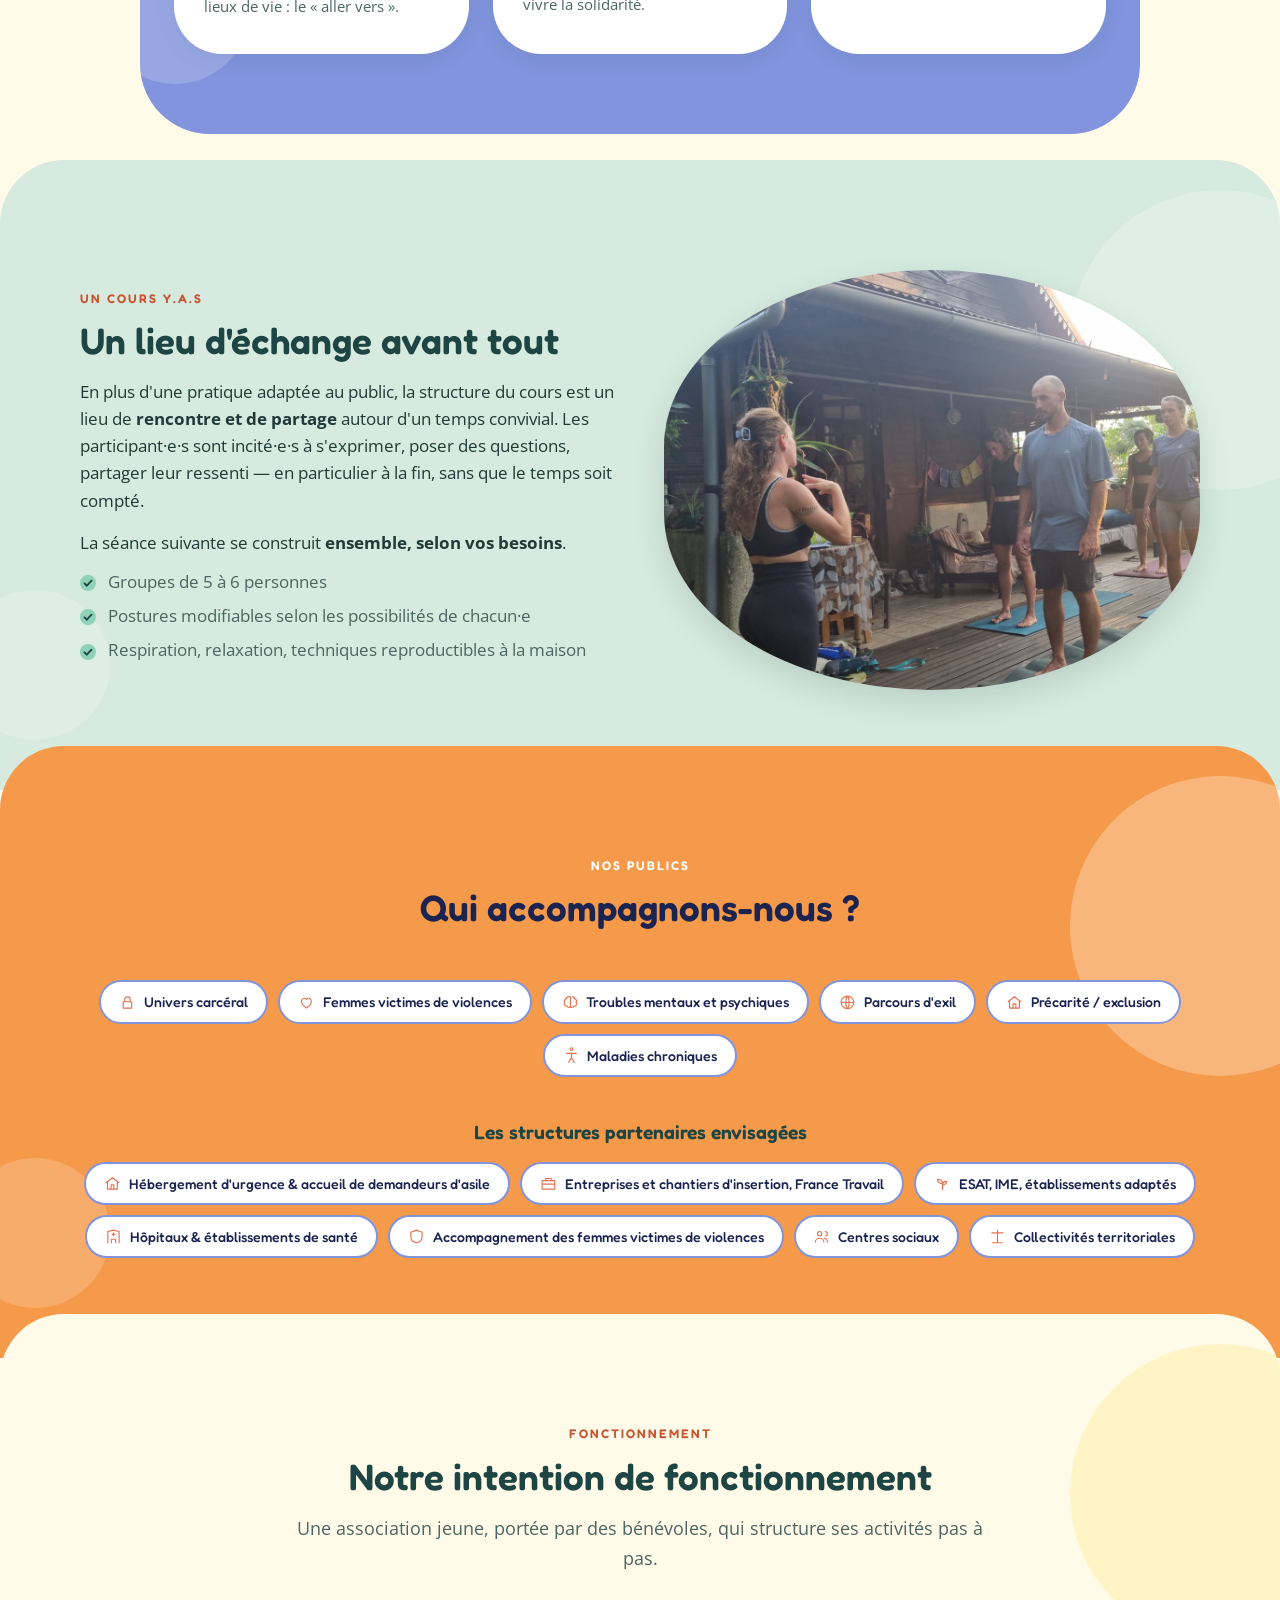
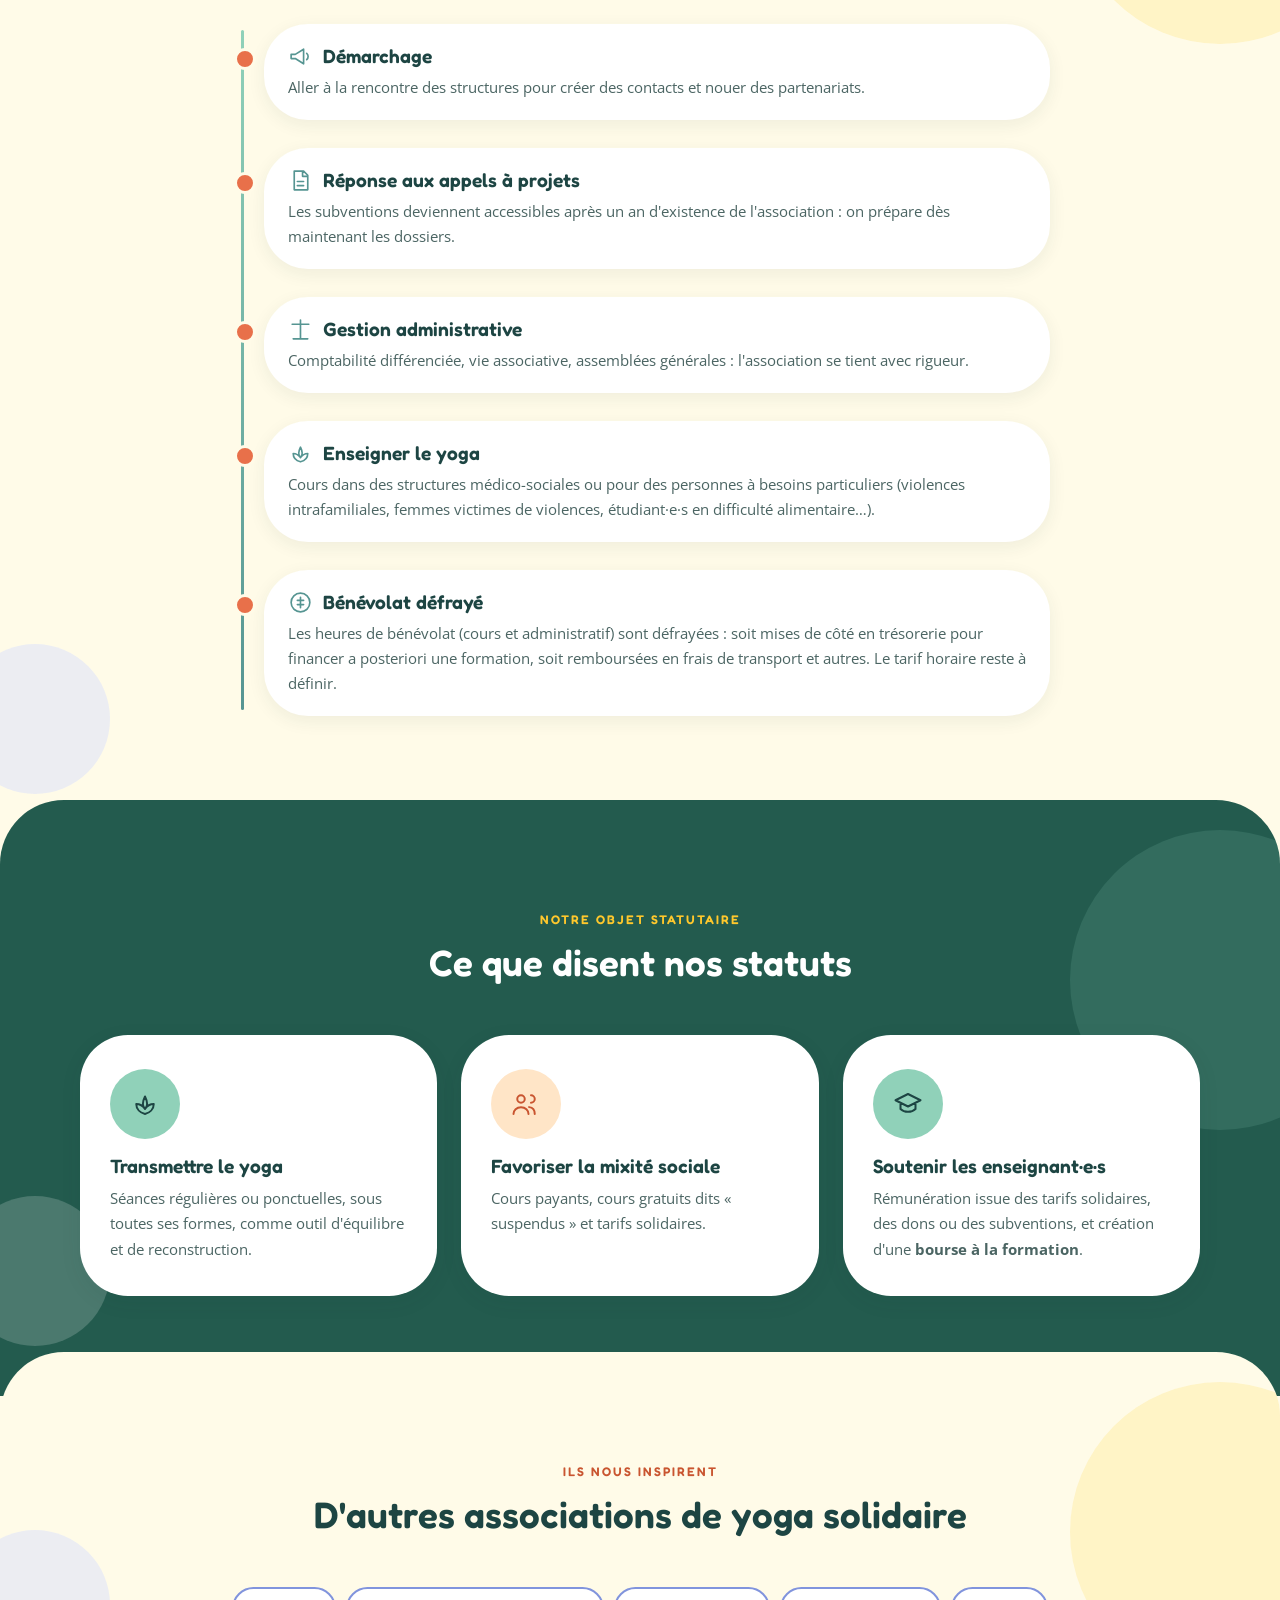
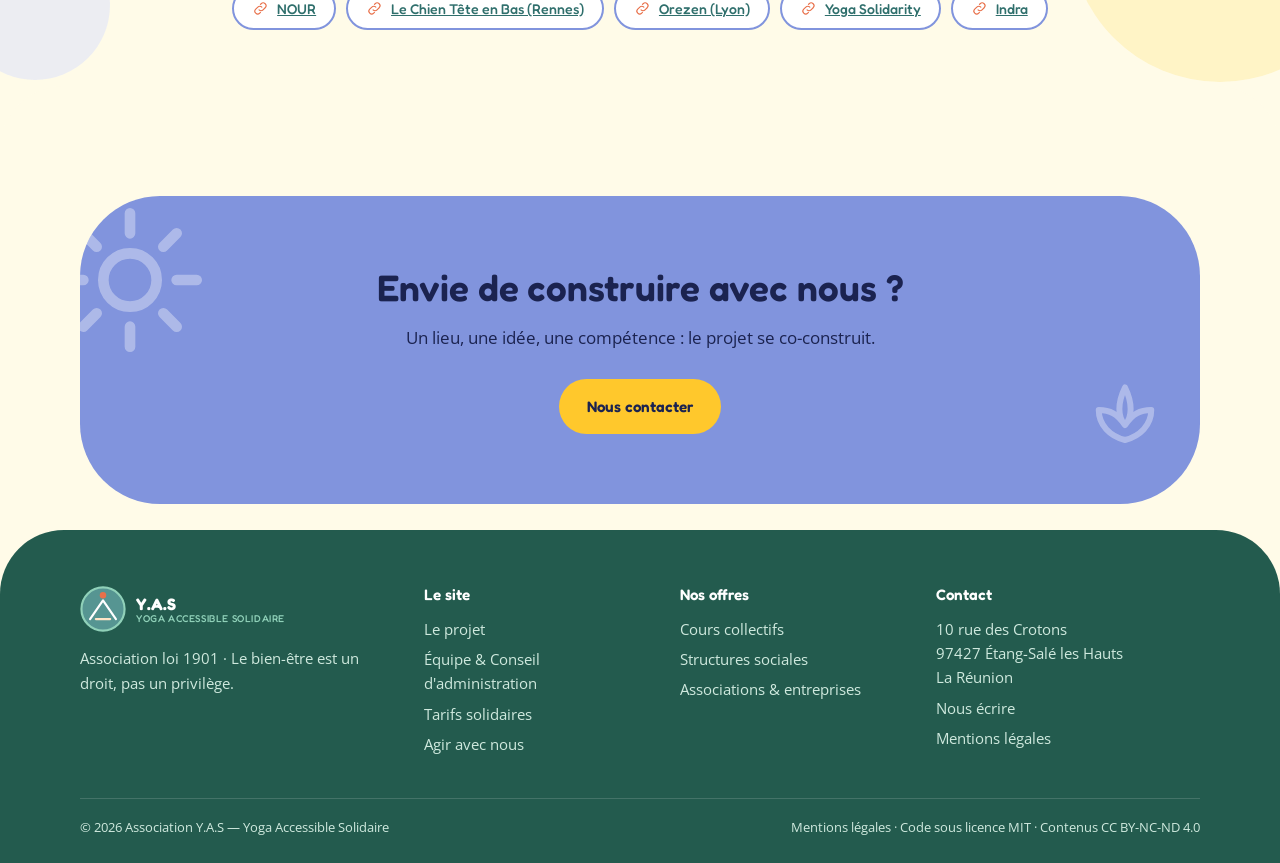
<file: projet.html>
<!DOCTYPE html>
<html lang="fr">
<head>
<meta charset="UTF-8">
<meta name="viewport" content="width=device-width,initial-scale=1">
<title>Le projet · Y.A.S Yoga Accessible Solidaire</title>
<meta name="description" content="Intention, fonctionnement, publics et objet statutaire de l'association Y.A.S : un yoga accessible, inclusif et solidaire.">
<meta name="theme-color" content="#569592">
<link rel="icon" href="assets/favicon.svg" type="image/svg+xml">
<link rel="preconnect" href="https://fonts.googleapis.com"><link rel="preconnect" href="https://fonts.gstatic.com" crossorigin>
<link href="https://fonts.googleapis.com/css2?family=Caveat:wght@600;700&family=Open+Sans:wght@400;600&family=Fredoka:wght@400;500;600;700&display=swap" rel="stylesheet">
<link rel="stylesheet" href="assets/style.css">
<link rel="stylesheet" href="assets/v2.css">
</head>
<body>
<svg width="0" height="0" style="position:absolute" aria-hidden="true"><symbol id="i-lotus" viewBox="0 0 24 24"><path d="M12 20c-4-1-7-4-7-8 3 0 5 1 7 4 2-3 4-4 7-4 0 4-3 7-7 8Z M12 16c-2-2-2-6 0-10 2 4 2 8 0 10Z"/></symbol><symbol id="i-heart" viewBox="0 0 24 24"><path d="M12 20s-7-4.4-7-10a4 4 0 0 1 7-2.5A4 4 0 0 1 19 10c0 5.6-7 10-7 10Z"/></symbol><symbol id="i-users" viewBox="0 0 24 24"><path d="M8 11a3 3 0 1 0 0-6 3 3 0 0 0 0 6Z M2 20c0-3 2.5-5.5 6-5.5s6 2.5 6 5.5 M16 11a3 3 0 1 0 0-6 M14.5 14.5c2.8.3 4.5 2.5 4.5 5.5"/></symbol><symbol id="i-leaf" viewBox="0 0 24 24"><path d="M5 19c0-9 5-14 14-14 0 9-5 14-14 14Z M5 19l8-8"/></symbol><symbol id="i-sun" viewBox="0 0 24 24"><path d="M12 16a4 4 0 1 0 0-8 4 4 0 0 0 0 8Z M12 2v3 M12 19v3 M2 12h3 M19 12h3 M5 5l2 2 M17 17l2 2 M19 5l-2 2 M7 17l-2 2"/></symbol><symbol id="i-moon" viewBox="0 0 24 24"><path d="M20 14A8 8 0 1 1 10 4a6 6 0 0 0 10 10Z"/></symbol><symbol id="i-chair" viewBox="0 0 24 24"><path d="M7 3v10h10 M7 13v8 M17 13v8 M5 21h4 M15 21h4 M7 8h5"/></symbol><symbol id="i-home" viewBox="0 0 24 24"><path d="M3 11l9-7 9 7 M5 10v10h14V10 M10 20v-6h4v6"/></symbol><symbol id="i-hospital" viewBox="0 0 24 24"><path d="M4 21V5l8-2 8 2v16 M9 21v-5h6v5 M12 7v4 M10 9h4"/></symbol><symbol id="i-shield" viewBox="0 0 24 24"><path d="M12 3 4 6v6c0 5 3.5 8 8 9 4.5-1 8-4 8-9V6l-8-3Z"/></symbol><symbol id="i-pin" viewBox="0 0 24 24"><path d="M12 21s-6-5.5-6-11a6 6 0 0 1 12 0c0 5.5-6 11-6 11Z M12 12a2 2 0 1 0 0-4 2 2 0 0 0 0 4Z"/></symbol><symbol id="i-mail" viewBox="0 0 24 24"><path d="M3 6h18v12H3z M3 7l9 6 9-6"/></symbol><symbol id="i-phone" viewBox="0 0 24 24"><path d="M5 4h4l2 5-2.5 1.5a11 11 0 0 0 5 5L15 13l5 2v4a2 2 0 0 1-2 2A15 15 0 0 1 3 6a2 2 0 0 1 2-2Z"/></symbol><symbol id="i-coin" viewBox="0 0 24 24"><path d="M12 21a9 9 0 1 0 0-18 9 9 0 0 0 0 18Z M12 7v10 M9 10h6 M9 14h6"/></symbol><symbol id="i-handshake" viewBox="0 0 24 24"><path d="M2 12l5-5 4 3 4-3 5 5-6 6-3-2-3 2z"/></symbol><symbol id="i-gift" viewBox="0 0 24 24"><path d="M4 10h16v10H4z M3 7h18v3H3z M12 7v13 M12 7C9 7 8 3 11 3c2 0 1 4 1 4Zm0 0c3 0 4-4 1-4-2 0-1 4-1 4Z"/></symbol><symbol id="i-sprout" viewBox="0 0 24 24"><path d="M12 21v-9 M12 12c0-4-3-6-7-6 0 4 3 6 7 6Z M12 14c0-3 2-5 6-5 0 3-2 5-6 5Z"/></symbol><symbol id="i-wave" viewBox="0 0 24 24"><path d="M2 10c3-5 5-5 8 0s5 5 8 0l4-2 M2 17c3-5 5-5 8 0s5 5 8 0"/></symbol><symbol id="i-grad" viewBox="0 0 24 24"><path d="M2 9l10-5 10 5-10 5z M6 11v5c3 3 9 3 12 0v-5"/></symbol><symbol id="i-brief" viewBox="0 0 24 24"><path d="M3 8h18v12H3z M8 8V5h8v3 M3 13h18"/></symbol><symbol id="i-cal" viewBox="0 0 24 24"><path d="M4 6h16v14H4z M4 10h16 M8 3v4 M16 3v4"/></symbol><symbol id="i-chat" viewBox="0 0 24 24"><path d="M4 5h16v11H9l-5 4z"/></symbol><symbol id="i-lock" viewBox="0 0 24 24"><path d="M6 11h12v9H6z M8 11V8a4 4 0 0 1 8 0v3"/></symbol><symbol id="i-clock" viewBox="0 0 24 24"><path d="M12 21a9 9 0 1 0 0-18 9 9 0 0 0 0 18Z M12 7v5l3 2"/></symbol><symbol id="i-camera" viewBox="0 0 24 24"><path d="M3 8h4l2-3h6l2 3h4v12H3z M12 17a3.5 3.5 0 1 0 0-7 3.5 3.5 0 0 0 0 7Z"/></symbol><symbol id="i-scale" viewBox="0 0 24 24"><path d="M12 3v18 M5 21h14 M4 7h16"/></symbol><symbol id="i-arrow" viewBox="0 0 24 24"><path d="M5 12h14 M13 6l6 6-6 6"/></symbol><symbol id="i-star" viewBox="0 0 24 24"><path d="M12 3l2.7 5.6 6.1.9-4.4 4.3 1 6.1L12 17l-5.4 2.9 1-6.1L3.2 9.5l6.1-.9z"/></symbol><symbol id="i-mega" viewBox="0 0 24 24"><path d="M3 10v4h4l8 5V5L7 10z M18 9a4 4 0 0 1 0 6"/></symbol><symbol id="i-body" viewBox="0 0 24 24"><path d="M12 5a2 2 0 1 0 0-4 2 2 0 0 0 0 4Z M5 9h14 M12 9v6 M8 22l4-7 4 7"/></symbol><symbol id="i-brain" viewBox="0 0 24 24"><path d="M9 4a3 3 0 0 0-3 3 3 3 0 0 0-2 5 3 3 0 0 0 3 5 3 3 0 0 0 5 1V4a3 3 0 0 0-3 0Z M15 4a3 3 0 0 1 3 3 3 3 0 0 1 2 5 3 3 0 0 1-3 5 3 3 0 0 1-5 1"/></symbol><symbol id="i-globe" viewBox="0 0 24 24"><path d="M12 21a9 9 0 1 0 0-18 9 9 0 0 0 0 18Z M3 12h18 M12 3c3 3 3 15 0 18 M12 3c-3 3-3 15 0 18"/></symbol><symbol id="i-book" viewBox="0 0 24 24"><path d="M4 4h7a2 2 0 0 1 2 2v14a2 2 0 0 0-2-2H4z M20 4h-7"/></symbol><symbol id="i-doc" viewBox="0 0 24 24"><path d="M6 3h9l4 4v14H6z M14 3v5h5 M9 13h6 M9 17h6"/></symbol><symbol id="i-link" viewBox="0 0 24 24"><path d="M10 14a4 4 0 0 0 5.7 0l3-3a4 4 0 0 0-5.7-5.7l-1 1 M14 10a4 4 0 0 0-5.7 0l-3 3a4 4 0 0 0 5.7 5.7l1-1"/></symbol></svg>
<header class="hdr" id="hdr"><div class="hdr-in">
<a class="brand" href="index.html"><svg viewBox="0 0 64 64" aria-hidden="true"><circle cx="32" cy="32" r="30" fill="#569592"/><circle cx="32" cy="32" r="30" fill="none" stroke="#90d1b9" stroke-width="3"/><path d="M14 46 32 20 50 46" fill="none" stroke="#fff" stroke-width="3" stroke-linecap="round" stroke-linejoin="round"/><path d="M22 46h20" stroke="#ffe5c7" stroke-width="3" stroke-linecap="round"/><circle cx="32" cy="13" r="4.5" fill="#e8704a"/></svg><span>Y.A.S<small>YOGA ACCESSIBLE SOLIDAIRE</small></span></a>
<button class="burger" id="burger" aria-label="Menu">☰</button>
<nav class="nav" id="nav"><a href="index.html" class="">Accueil</a><a href="projet.html" class="active">Le projet</a><a href="equipe.html" class="">Équipe &amp; CA</a><div class="nav-drop"><button class="nav-drop-btn" type="button">Nos offres <svg class="ico" viewBox="0 0 24 24" aria-hidden="true"><use href="#i-arrow"/></svg></button><div class="drop-menu"><a href="cours-collectifs.html" class=""><svg class="ico" viewBox="0 0 24 24" aria-hidden="true"><use href="#i-users"/></svg> Cours collectifs</a><a href="structures.html" class=""><svg class="ico" viewBox="0 0 24 24" aria-hidden="true"><use href="#i-hospital"/></svg> Structures sociales &amp; médico-sociales</a><a href="entreprises-associations.html" class=""><svg class="ico" viewBox="0 0 24 24" aria-hidden="true"><use href="#i-brief"/></svg> Associations &amp; entreprises</a></div></div><a href="tarifs.html" class="">Tarifs solidaires</a><a href="agir.html" class="">Agir avec nous</a><a href="contact.html" class="cta ">Contact</a></nav></div></header>
<section class="page-hero"><span class="deco spin" style="right:6%;top:20px;font-size:120px"><svg class="ico" viewBox="0 0 24 24" aria-hidden="true"><use href="#i-sun"/></svg></span><span class="deco" style="right:22%;bottom:10px;font-size:70px"><svg class="ico" viewBox="0 0 24 24" aria-hidden="true"><use href="#i-lotus"/></svg></span>
<div class="container"><p class="crumb"><a href="index.html">Accueil</a> › Le projet</p><span class="script">Notre intention</span><h1>Un yoga pour celles et ceux que la vie a fragilisés</h1><p class="lead">Le yoga est un outil de bien-être exceptionnel, mais il reste trop souvent réservé à une élite. Y.A.S veut le remettre à la portée de tous·tes.</p></div></section>
<section class="section s-butter"><div class="container split">
<div class="reveal"><span class="eyebrow">Le constat</span><h2>Ni un luxe, ni une question de morphologie</h2>
<p style="margin-top:14px">Aujourd'hui encore, le yoga est souvent pratiqué par des classes moyennes supérieures et correspond à un standard de beauté étroit. Nous voulons aller à l'encontre de cette tendance en développant une pratique <b>plus inclusive</b>, sous forme associative.</p>
<p>Nous alliions travail social et pratique du yoga pour proposer un yoga <b>adapté au corps de chacun·e</b>, qui prend soin de soi et regonfle l'estime de celles et ceux qui ont été fragilisé·e·s par les épreuves de la vie.</p>
<p>Un yoga pour <b>se sentir bien</b>, pas pour sculpter son image.</p></div>
<div class="photo arch reveal" style="height:440px"><img src="assets/images/posture-assise.jpg" alt="Enseignante accompagnant une élève dans une posture assise" style="object-position:center 30%"></div></div></section>

<section class="section s-violet"><div class="container">
<div class="sec-head reveal center"><span class="eyebrow">Y.A.S en trois questions</span><h2>Comment ? Combien ? Pourquoi ?</h2></div>
<div class="cards">
<div class="card reveal"><div class="ico-wrap"><svg class="ico" viewBox="0 0 24 24" aria-hidden="true"><use href="#i-home"/></svg></div><h3>Comment ? Yoga mobile !</h3><p>Une partie du public visé ne peut pas se rendre aux cours (autonomie, habitudes, sécurité). Alors c'est à nous de nous déplacer, directement sur les lieux de vie : le « aller vers ».</p></div>
<div class="card peach reveal"><div class="ico-wrap"><svg class="ico" viewBox="0 0 24 24" aria-hidden="true"><use href="#i-coin"/></svg></div><h3>Combien ? Yoga accessible !</h3><p>Prix libre et conscient, gratuité pour les bénéficiaires de minima sociaux, cours suspendus. Y.A.S s'adapte à votre budget pour faire vivre la solidarité.</p></div>
<div class="card reveal"><div class="ico-wrap"><svg class="ico" viewBox="0 0 24 24" aria-hidden="true"><use href="#i-heart"/></svg></div><h3>Pourquoi ? Yoga solidaire !</h3><p>Pour que les instants de répit en pratique collective soient aussi des temps de rencontre entre personnes d'horizons culturels et sociaux différents.</p></div>
</div></div></section>

<section class="section s-palegreen"><div class="container split rev">
<div class="photo leaf reveal" style="height:420px"><img src="assets/images/cours-groupe-2.jpg" alt="Cours de yoga collectif sous une terrasse en bois" style="object-position:30% 50%"></div>
<div class="reveal"><span class="eyebrow">Un cours Y.A.S</span><h2>Un lieu d'échange avant tout</h2>
<p style="margin-top:14px">En plus d'une pratique adaptée au public, la structure du cours est un lieu de <b>rencontre et de partage</b> autour d'un temps convivial. Les participant·e·s sont incité·e·s à s'exprimer, poser des questions, partager leur ressenti — en particulier à la fin, sans que le temps soit compté.</p>
<p>La séance suivante se construit <b>ensemble, selon vos besoins</b>.</p>
<ul class="ticks"><li>Groupes de 5 à 6 personnes</li><li>Postures modifiables selon les possibilités de chacun·e</li><li>Respiration, relaxation, techniques reproductibles à la maison</li></ul></div></div></section>

<section class="section s-orange"><div class="container">
<div class="sec-head reveal center"><span class="eyebrow">Nos publics</span><h2>Qui accompagnons-nous ?</h2></div>
<div class="chips reveal"><span class="chip"><svg class="ico" viewBox="0 0 24 24" aria-hidden="true"><use href="#i-lock"/></svg> Univers carcéral</span><span class="chip"><svg class="ico" viewBox="0 0 24 24" aria-hidden="true"><use href="#i-heart"/></svg> Femmes victimes de violences</span><span class="chip"><svg class="ico" viewBox="0 0 24 24" aria-hidden="true"><use href="#i-brain"/></svg> Troubles mentaux et psychiques</span><span class="chip"><svg class="ico" viewBox="0 0 24 24" aria-hidden="true"><use href="#i-globe"/></svg> Parcours d'exil</span><span class="chip"><svg class="ico" viewBox="0 0 24 24" aria-hidden="true"><use href="#i-home"/></svg> Précarité / exclusion</span><span class="chip"><svg class="ico" viewBox="0 0 24 24" aria-hidden="true"><use href="#i-body"/></svg> Maladies chroniques</span></div>
<h3 class="center reveal" style="margin:44px 0 18px">Les structures partenaires envisagées</h3>
<div class="chips reveal"><span class="chip"><svg class="ico" viewBox="0 0 24 24" aria-hidden="true"><use href="#i-home"/></svg> Hébergement d'urgence &amp; accueil de demandeurs d'asile</span><span class="chip"><svg class="ico" viewBox="0 0 24 24" aria-hidden="true"><use href="#i-brief"/></svg> Entreprises et chantiers d'insertion, France Travail</span><span class="chip"><svg class="ico" viewBox="0 0 24 24" aria-hidden="true"><use href="#i-sprout"/></svg> ESAT, IME, établissements adaptés</span><span class="chip"><svg class="ico" viewBox="0 0 24 24" aria-hidden="true"><use href="#i-hospital"/></svg> Hôpitaux &amp; établissements de santé</span><span class="chip"><svg class="ico" viewBox="0 0 24 24" aria-hidden="true"><use href="#i-shield"/></svg> Accompagnement des femmes victimes de violences</span><span class="chip"><svg class="ico" viewBox="0 0 24 24" aria-hidden="true"><use href="#i-users"/></svg> Centres sociaux</span><span class="chip"><svg class="ico" viewBox="0 0 24 24" aria-hidden="true"><use href="#i-scale"/></svg> Collectivités territoriales</span></div></div></section>

<section class="section s-butter"><div class="container">
<div class="sec-head reveal center"><span class="eyebrow">Fonctionnement</span><h2>Notre intention de fonctionnement</h2><p class=lead>Une association jeune, portée par des bénévoles, qui structure ses activités pas à pas.</p></div>
<div class="timeline"><div class="tl-item reveal"><h3><svg class="ico" viewBox="0 0 24 24" aria-hidden="true"><use href="#i-mega"/></svg> Démarchage</h3><p>Aller à la rencontre des structures pour créer des contacts et nouer des partenariats.</p></div><div class="tl-item reveal"><h3><svg class="ico" viewBox="0 0 24 24" aria-hidden="true"><use href="#i-doc"/></svg> Réponse aux appels à projets</h3><p>Les subventions deviennent accessibles après un an d'existence de l'association : on prépare dès maintenant les dossiers.</p></div><div class="tl-item reveal"><h3><svg class="ico" viewBox="0 0 24 24" aria-hidden="true"><use href="#i-scale"/></svg> Gestion administrative</h3><p>Comptabilité différenciée, vie associative, assemblées générales : l'association se tient avec rigueur.</p></div><div class="tl-item reveal"><h3><svg class="ico" viewBox="0 0 24 24" aria-hidden="true"><use href="#i-lotus"/></svg> Enseigner le yoga</h3><p>Cours dans des structures médico-sociales ou pour des personnes à besoins particuliers (violences intrafamiliales, femmes victimes de violences, étudiant·e·s en difficulté alimentaire…).</p></div><div class="tl-item reveal"><h3><svg class="ico" viewBox="0 0 24 24" aria-hidden="true"><use href="#i-coin"/></svg> Bénévolat défrayé</h3><p>Les heures de bénévolat (cours et administratif) sont défrayées : soit mises de côté en trésorerie pour financer a posteriori une formation, soit remboursées en frais de transport et autres. Le tarif horaire reste à définir.</p></div></div></div></section>

<section class="section s-deepgreen"><div class="container">
<div class="sec-head reveal center"><span class="eyebrow">Notre objet statutaire</span><h2>Ce que disent nos statuts</h2></div>
<div class="cards">
<div class="card reveal"><div class="ico-wrap"><svg class="ico" viewBox="0 0 24 24" aria-hidden="true"><use href="#i-lotus"/></svg></div><h3>Transmettre le yoga</h3><p>Séances régulières ou ponctuelles, sous toutes ses formes, comme outil d'équilibre et de reconstruction.</p></div>
<div class="card peach reveal"><div class="ico-wrap"><svg class="ico" viewBox="0 0 24 24" aria-hidden="true"><use href="#i-users"/></svg></div><h3>Favoriser la mixité sociale</h3><p>Cours payants, cours gratuits dits « suspendus » et tarifs solidaires.</p></div>
<div class="card reveal"><div class="ico-wrap"><svg class="ico" viewBox="0 0 24 24" aria-hidden="true"><use href="#i-grad"/></svg></div><h3>Soutenir les enseignant·e·s</h3><p>Rémunération issue des tarifs solidaires, des dons ou des subventions, et création d'une <b>bourse à la formation</b>.</p></div>
</div></div></section>

<section class="section s-butter"><div class="container">
<div class="sec-head reveal center"><span class="eyebrow">Ils nous inspirent</span><h2>D'autres associations de yoga solidaire</h2></div>
<div class="chips reveal">
<a class="chip" href="https://nour-yoga.com/" target="_blank" rel="noopener"><svg class="ico" viewBox="0 0 24 24" aria-hidden="true"><use href="#i-link"/></svg> NOUR</a>
<a class="chip" href="https://lechienteteenbasrennes.fr/" target="_blank" rel="noopener"><svg class="ico" viewBox="0 0 24 24" aria-hidden="true"><use href="#i-link"/></svg> Le Chien Tête en Bas (Rennes)</a>
<a class="chip" href="https://www.orezenyoga.com/" target="_blank" rel="noopener"><svg class="ico" viewBox="0 0 24 24" aria-hidden="true"><use href="#i-link"/></svg> Orezen (Lyon)</a>
<a class="chip" href="https://yogasolidarity.org/fr/" target="_blank" rel="noopener"><svg class="ico" viewBox="0 0 24 24" aria-hidden="true"><use href="#i-link"/></svg> Yoga Solidarity</a>
<a class="chip" href="https://indrafrance.org/" target="_blank" rel="noopener"><svg class="ico" viewBox="0 0 24 24" aria-hidden="true"><use href="#i-link"/></svg> Indra</a></div></div></section>
<section class="section s-cta"><div class="container"><div class="cta-band reveal"><span class="deco spin" style="left:-30px;top:-30px;font-size:160px"><svg class="ico" viewBox="0 0 24 24" aria-hidden="true"><use href="#i-sun"/></svg></span><span class="deco" style="right:30px;bottom:10px;font-size:90px"><svg class="ico" viewBox="0 0 24 24" aria-hidden="true"><use href="#i-lotus"/></svg></span>
<h2>Envie de construire avec nous ?</h2><p>Un lieu, une idée, une compétence : le projet se co-construit.</p><div class="btn-row" style="justify-content:center"><a class="btn btn-coral" href="contact.html">Nous contacter</a></div></div></div></section>
<footer class="ftr"><div class="container"><div class="ftr-grid">
<div><a class="brand" href="index.html"><svg viewBox="0 0 64 64" aria-hidden="true"><circle cx="32" cy="32" r="30" fill="#569592"/><circle cx="32" cy="32" r="30" fill="none" stroke="#90d1b9" stroke-width="3"/><path d="M14 46 32 20 50 46" fill="none" stroke="#fff" stroke-width="3" stroke-linecap="round" stroke-linejoin="round"/><path d="M22 46h20" stroke="#ffe5c7" stroke-width="3" stroke-linecap="round"/><circle cx="32" cy="13" r="4.5" fill="#e8704a"/></svg><span>Y.A.S<small>YOGA ACCESSIBLE SOLIDAIRE</small></span></a>
<p style="margin-top:14px;font-size:.92rem">Association loi 1901 · Le bien-être est un droit, pas un privilège.</p></div>
<div><h4>Le site</h4><ul><li><a href="projet.html">Le projet</a></li><li><a href="equipe.html">Équipe &amp; Conseil d'administration</a></li><li><a href="tarifs.html">Tarifs solidaires</a></li><li><a href="agir.html">Agir avec nous</a></li></ul></div>
<div><h4>Nos offres</h4><ul><li><a href="cours-collectifs.html">Cours collectifs</a></li><li><a href="structures.html">Structures sociales</a></li><li><a href="entreprises-associations.html">Associations &amp; entreprises</a></li></ul></div>
<div><h4>Contact</h4><ul><li>10 rue des Crotons<br>97427 Étang-Salé les Hauts<br>La Réunion</li><li><a href="contact.html">Nous écrire</a></li><li><a href="mentions-legales.html">Mentions légales</a></li></ul></div>
</div><div class="ftr-bot"><span>© 2026 Association Y.A.S — Yoga Accessible Solidaire</span><span><a href="mentions-legales.html">Mentions légales</a> · Code sous licence MIT · Contenus CC BY-NC-ND 4.0</span></div></div></footer>
<script src="assets/main.js"></script>
</body></html>
</file>
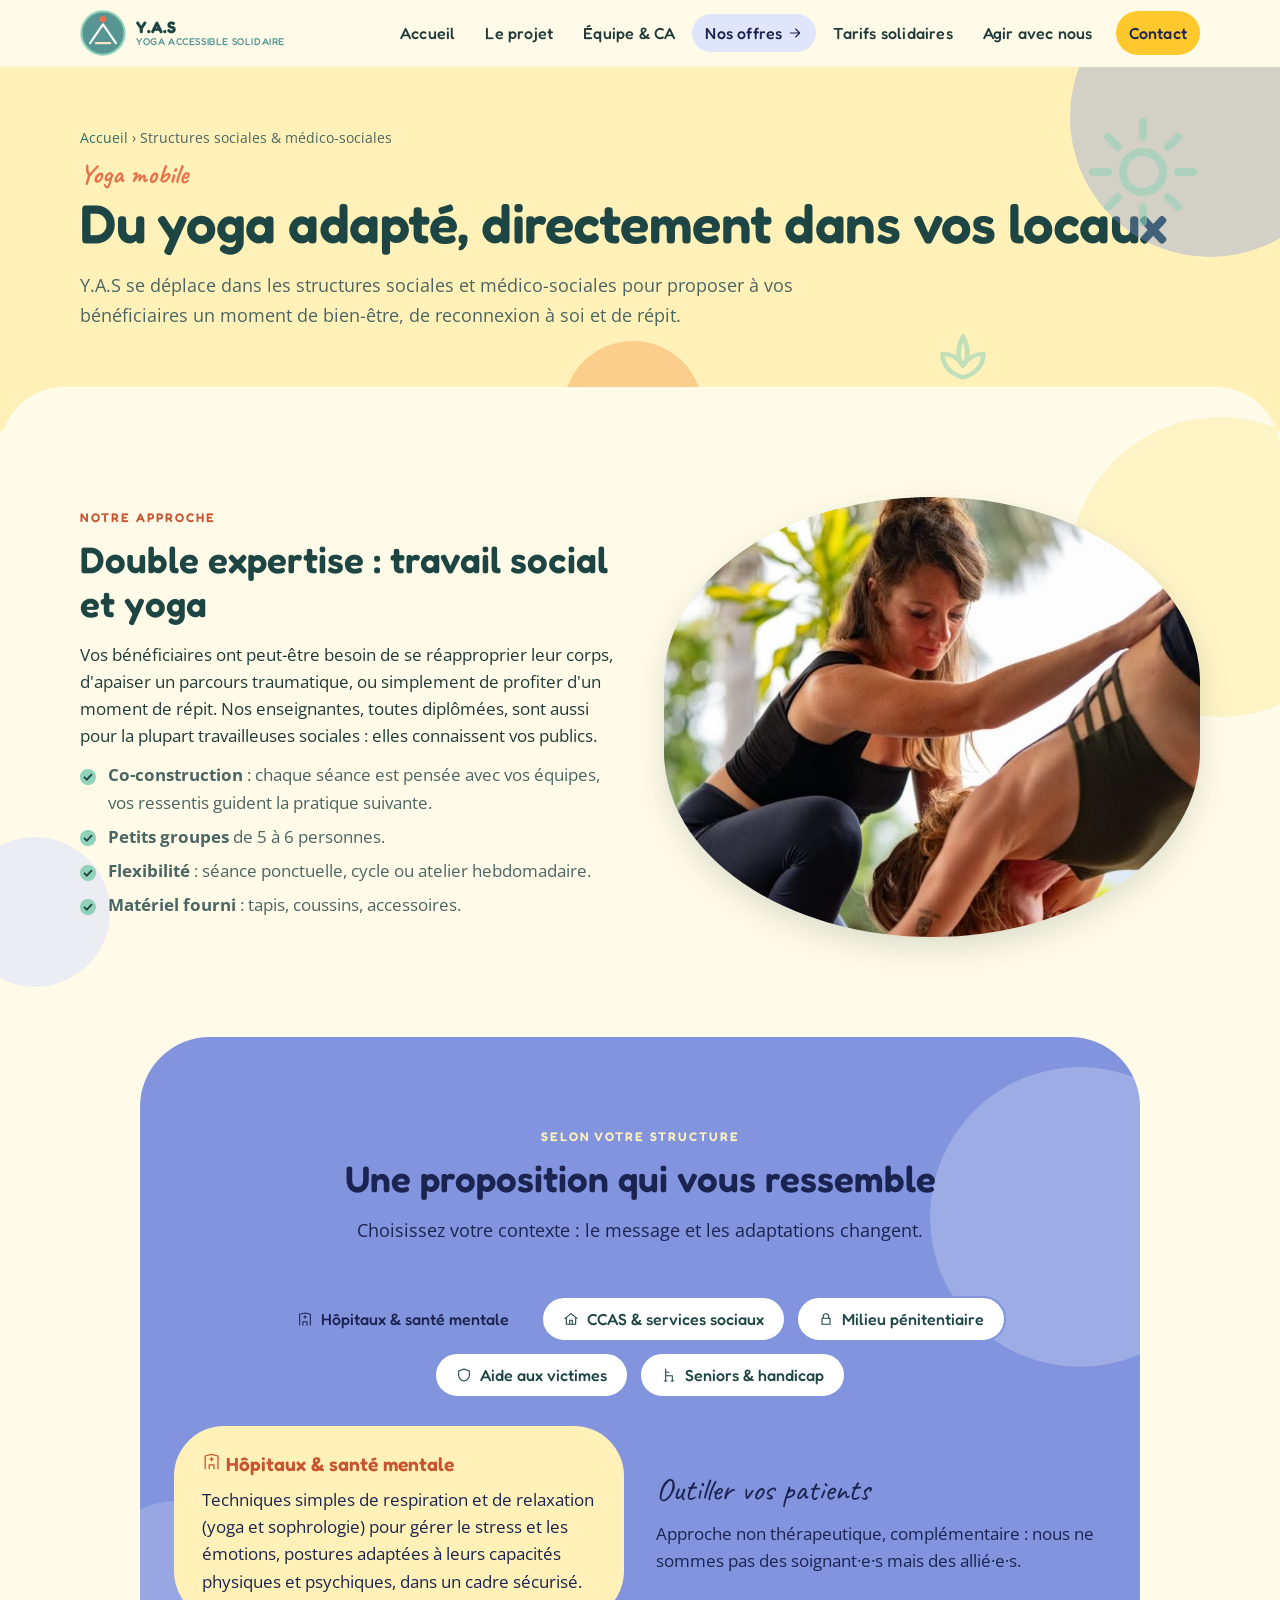
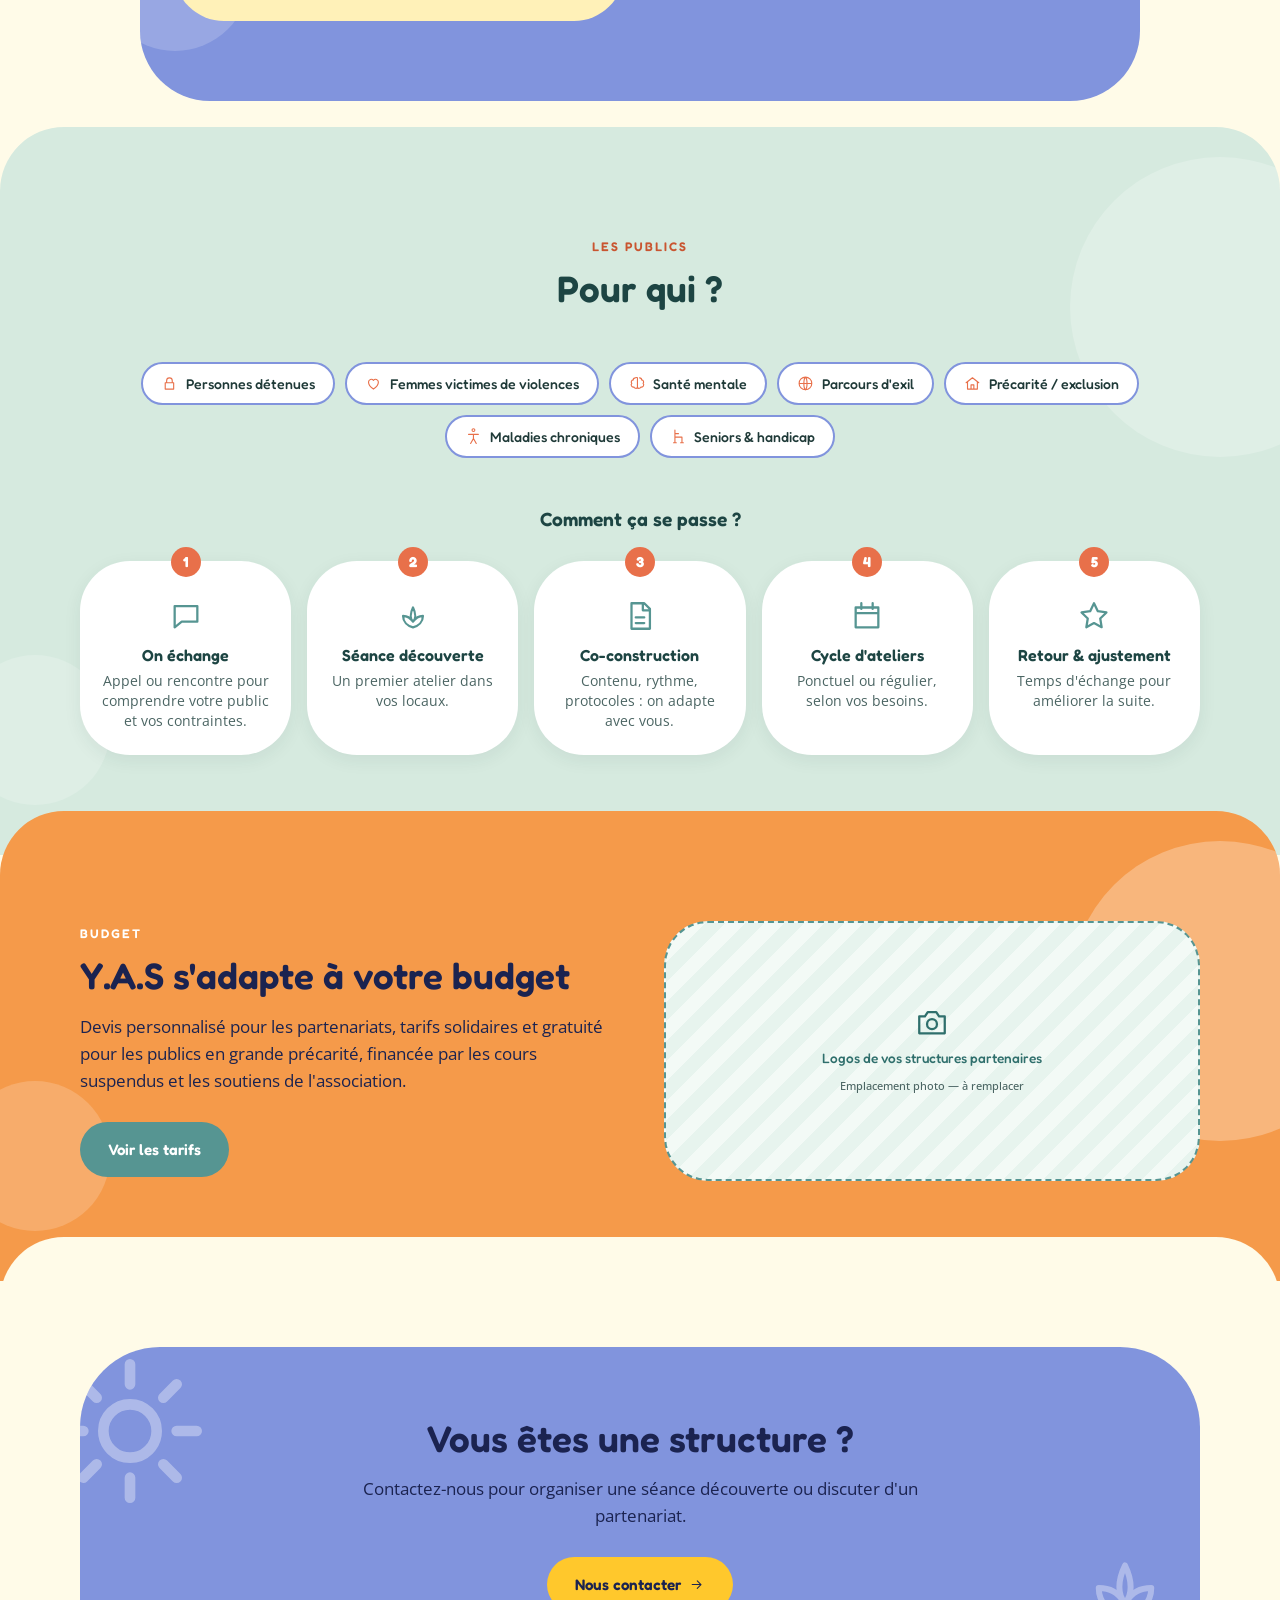
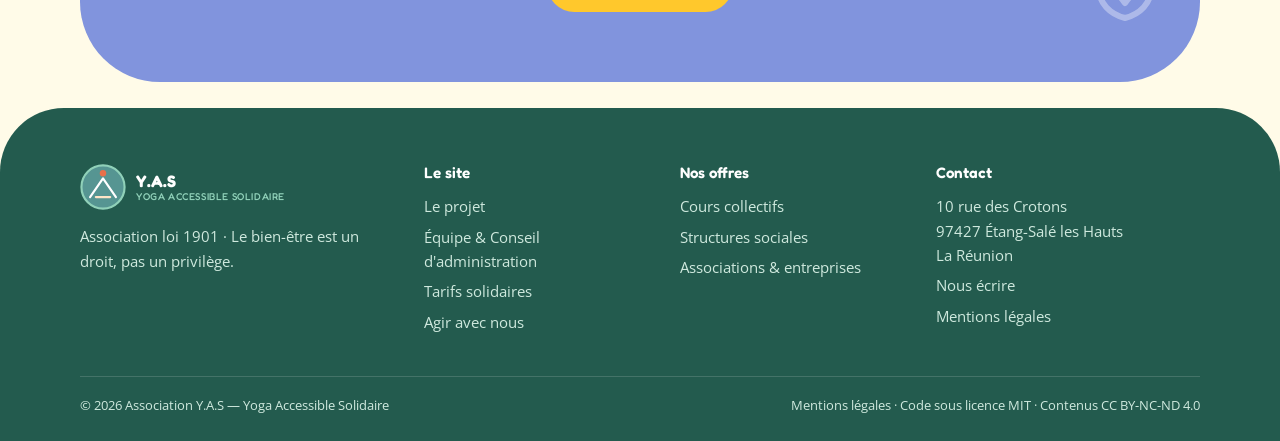
<file: structures.html>
<!DOCTYPE html>
<html lang="fr">
<head>
<meta charset="UTF-8">
<meta name="viewport" content="width=device-width,initial-scale=1">
<title>Structures sociales et médico-sociales · Y.A.S Yoga Accessible Solidaire</title>
<meta name="description" content="Ateliers de yoga adapté dans les structures sociales et médico-sociales de La Réunion : hôpitaux, CCAS, pénitentiaire, aide aux victimes, seniors et handicap.">
<meta name="theme-color" content="#569592">
<link rel="icon" href="assets/favicon.svg" type="image/svg+xml">
<link rel="preconnect" href="https://fonts.googleapis.com"><link rel="preconnect" href="https://fonts.gstatic.com" crossorigin>
<link href="https://fonts.googleapis.com/css2?family=Caveat:wght@600;700&family=Open+Sans:wght@400;600&family=Fredoka:wght@400;500;600;700&display=swap" rel="stylesheet">
<link rel="stylesheet" href="assets/style.css">
<link rel="stylesheet" href="assets/v2.css">
</head>
<body>
<svg width="0" height="0" style="position:absolute" aria-hidden="true"><symbol id="i-lotus" viewBox="0 0 24 24"><path d="M12 20c-4-1-7-4-7-8 3 0 5 1 7 4 2-3 4-4 7-4 0 4-3 7-7 8Z M12 16c-2-2-2-6 0-10 2 4 2 8 0 10Z"/></symbol><symbol id="i-heart" viewBox="0 0 24 24"><path d="M12 20s-7-4.4-7-10a4 4 0 0 1 7-2.5A4 4 0 0 1 19 10c0 5.6-7 10-7 10Z"/></symbol><symbol id="i-users" viewBox="0 0 24 24"><path d="M8 11a3 3 0 1 0 0-6 3 3 0 0 0 0 6Z M2 20c0-3 2.5-5.5 6-5.5s6 2.5 6 5.5 M16 11a3 3 0 1 0 0-6 M14.5 14.5c2.8.3 4.5 2.5 4.5 5.5"/></symbol><symbol id="i-leaf" viewBox="0 0 24 24"><path d="M5 19c0-9 5-14 14-14 0 9-5 14-14 14Z M5 19l8-8"/></symbol><symbol id="i-sun" viewBox="0 0 24 24"><path d="M12 16a4 4 0 1 0 0-8 4 4 0 0 0 0 8Z M12 2v3 M12 19v3 M2 12h3 M19 12h3 M5 5l2 2 M17 17l2 2 M19 5l-2 2 M7 17l-2 2"/></symbol><symbol id="i-moon" viewBox="0 0 24 24"><path d="M20 14A8 8 0 1 1 10 4a6 6 0 0 0 10 10Z"/></symbol><symbol id="i-chair" viewBox="0 0 24 24"><path d="M7 3v10h10 M7 13v8 M17 13v8 M5 21h4 M15 21h4 M7 8h5"/></symbol><symbol id="i-home" viewBox="0 0 24 24"><path d="M3 11l9-7 9 7 M5 10v10h14V10 M10 20v-6h4v6"/></symbol><symbol id="i-hospital" viewBox="0 0 24 24"><path d="M4 21V5l8-2 8 2v16 M9 21v-5h6v5 M12 7v4 M10 9h4"/></symbol><symbol id="i-shield" viewBox="0 0 24 24"><path d="M12 3 4 6v6c0 5 3.5 8 8 9 4.5-1 8-4 8-9V6l-8-3Z"/></symbol><symbol id="i-pin" viewBox="0 0 24 24"><path d="M12 21s-6-5.5-6-11a6 6 0 0 1 12 0c0 5.5-6 11-6 11Z M12 12a2 2 0 1 0 0-4 2 2 0 0 0 0 4Z"/></symbol><symbol id="i-mail" viewBox="0 0 24 24"><path d="M3 6h18v12H3z M3 7l9 6 9-6"/></symbol><symbol id="i-phone" viewBox="0 0 24 24"><path d="M5 4h4l2 5-2.5 1.5a11 11 0 0 0 5 5L15 13l5 2v4a2 2 0 0 1-2 2A15 15 0 0 1 3 6a2 2 0 0 1 2-2Z"/></symbol><symbol id="i-coin" viewBox="0 0 24 24"><path d="M12 21a9 9 0 1 0 0-18 9 9 0 0 0 0 18Z M12 7v10 M9 10h6 M9 14h6"/></symbol><symbol id="i-handshake" viewBox="0 0 24 24"><path d="M2 12l5-5 4 3 4-3 5 5-6 6-3-2-3 2z"/></symbol><symbol id="i-gift" viewBox="0 0 24 24"><path d="M4 10h16v10H4z M3 7h18v3H3z M12 7v13 M12 7C9 7 8 3 11 3c2 0 1 4 1 4Zm0 0c3 0 4-4 1-4-2 0-1 4-1 4Z"/></symbol><symbol id="i-sprout" viewBox="0 0 24 24"><path d="M12 21v-9 M12 12c0-4-3-6-7-6 0 4 3 6 7 6Z M12 14c0-3 2-5 6-5 0 3-2 5-6 5Z"/></symbol><symbol id="i-wave" viewBox="0 0 24 24"><path d="M2 10c3-5 5-5 8 0s5 5 8 0l4-2 M2 17c3-5 5-5 8 0s5 5 8 0"/></symbol><symbol id="i-grad" viewBox="0 0 24 24"><path d="M2 9l10-5 10 5-10 5z M6 11v5c3 3 9 3 12 0v-5"/></symbol><symbol id="i-brief" viewBox="0 0 24 24"><path d="M3 8h18v12H3z M8 8V5h8v3 M3 13h18"/></symbol><symbol id="i-cal" viewBox="0 0 24 24"><path d="M4 6h16v14H4z M4 10h16 M8 3v4 M16 3v4"/></symbol><symbol id="i-chat" viewBox="0 0 24 24"><path d="M4 5h16v11H9l-5 4z"/></symbol><symbol id="i-lock" viewBox="0 0 24 24"><path d="M6 11h12v9H6z M8 11V8a4 4 0 0 1 8 0v3"/></symbol><symbol id="i-clock" viewBox="0 0 24 24"><path d="M12 21a9 9 0 1 0 0-18 9 9 0 0 0 0 18Z M12 7v5l3 2"/></symbol><symbol id="i-camera" viewBox="0 0 24 24"><path d="M3 8h4l2-3h6l2 3h4v12H3z M12 17a3.5 3.5 0 1 0 0-7 3.5 3.5 0 0 0 0 7Z"/></symbol><symbol id="i-scale" viewBox="0 0 24 24"><path d="M12 3v18 M5 21h14 M4 7h16"/></symbol><symbol id="i-arrow" viewBox="0 0 24 24"><path d="M5 12h14 M13 6l6 6-6 6"/></symbol><symbol id="i-star" viewBox="0 0 24 24"><path d="M12 3l2.7 5.6 6.1.9-4.4 4.3 1 6.1L12 17l-5.4 2.9 1-6.1L3.2 9.5l6.1-.9z"/></symbol><symbol id="i-mega" viewBox="0 0 24 24"><path d="M3 10v4h4l8 5V5L7 10z M18 9a4 4 0 0 1 0 6"/></symbol><symbol id="i-body" viewBox="0 0 24 24"><path d="M12 5a2 2 0 1 0 0-4 2 2 0 0 0 0 4Z M5 9h14 M12 9v6 M8 22l4-7 4 7"/></symbol><symbol id="i-brain" viewBox="0 0 24 24"><path d="M9 4a3 3 0 0 0-3 3 3 3 0 0 0-2 5 3 3 0 0 0 3 5 3 3 0 0 0 5 1V4a3 3 0 0 0-3 0Z M15 4a3 3 0 0 1 3 3 3 3 0 0 1 2 5 3 3 0 0 1-3 5 3 3 0 0 1-5 1"/></symbol><symbol id="i-globe" viewBox="0 0 24 24"><path d="M12 21a9 9 0 1 0 0-18 9 9 0 0 0 0 18Z M3 12h18 M12 3c3 3 3 15 0 18 M12 3c-3 3-3 15 0 18"/></symbol><symbol id="i-book" viewBox="0 0 24 24"><path d="M4 4h7a2 2 0 0 1 2 2v14a2 2 0 0 0-2-2H4z M20 4h-7"/></symbol><symbol id="i-doc" viewBox="0 0 24 24"><path d="M6 3h9l4 4v14H6z M14 3v5h5 M9 13h6 M9 17h6"/></symbol><symbol id="i-link" viewBox="0 0 24 24"><path d="M10 14a4 4 0 0 0 5.7 0l3-3a4 4 0 0 0-5.7-5.7l-1 1 M14 10a4 4 0 0 0-5.7 0l-3 3a4 4 0 0 0 5.7 5.7l1-1"/></symbol></svg>
<header class="hdr" id="hdr"><div class="hdr-in">
<a class="brand" href="index.html"><svg viewBox="0 0 64 64" aria-hidden="true"><circle cx="32" cy="32" r="30" fill="#569592"/><circle cx="32" cy="32" r="30" fill="none" stroke="#90d1b9" stroke-width="3"/><path d="M14 46 32 20 50 46" fill="none" stroke="#fff" stroke-width="3" stroke-linecap="round" stroke-linejoin="round"/><path d="M22 46h20" stroke="#ffe5c7" stroke-width="3" stroke-linecap="round"/><circle cx="32" cy="13" r="4.5" fill="#e8704a"/></svg><span>Y.A.S<small>YOGA ACCESSIBLE SOLIDAIRE</small></span></a>
<button class="burger" id="burger" aria-label="Menu">☰</button>
<nav class="nav" id="nav"><a href="index.html" class="">Accueil</a><a href="projet.html" class="">Le projet</a><a href="equipe.html" class="">Équipe &amp; CA</a><div class="nav-drop"><button class="nav-drop-btn active" type="button">Nos offres <svg class="ico" viewBox="0 0 24 24" aria-hidden="true"><use href="#i-arrow"/></svg></button><div class="drop-menu"><a href="cours-collectifs.html" class=""><svg class="ico" viewBox="0 0 24 24" aria-hidden="true"><use href="#i-users"/></svg> Cours collectifs</a><a href="structures.html" class="active"><svg class="ico" viewBox="0 0 24 24" aria-hidden="true"><use href="#i-hospital"/></svg> Structures sociales &amp; médico-sociales</a><a href="entreprises-associations.html" class=""><svg class="ico" viewBox="0 0 24 24" aria-hidden="true"><use href="#i-brief"/></svg> Associations &amp; entreprises</a></div></div><a href="tarifs.html" class="">Tarifs solidaires</a><a href="agir.html" class="">Agir avec nous</a><a href="contact.html" class="cta ">Contact</a></nav></div></header>
<section class="page-hero"><span class="deco spin" style="right:6%;top:20px;font-size:120px"><svg class="ico" viewBox="0 0 24 24" aria-hidden="true"><use href="#i-sun"/></svg></span><span class="deco" style="right:22%;bottom:10px;font-size:70px"><svg class="ico" viewBox="0 0 24 24" aria-hidden="true"><use href="#i-lotus"/></svg></span>
<div class="container"><p class="crumb"><a href="index.html">Accueil</a> › Structures sociales &amp; médico-sociales</p><span class="script">Yoga mobile</span><h1>Du yoga adapté, directement dans vos locaux</h1><p class="lead">Y.A.S se déplace dans les structures sociales et médico-sociales pour proposer à vos bénéficiaires un moment de bien-être, de reconnexion à soi et de répit.</p></div></section>
<section class="section s-butter"><div class="container split">
<div class="reveal"><span class="eyebrow">Notre approche</span><h2>Double expertise : travail social et yoga</h2>
<p style="margin-top:14px">Vos bénéficiaires ont peut-être besoin de se réapproprier leur corps, d'apaiser un parcours traumatique, ou simplement de profiter d'un moment de répit. Nos enseignantes, toutes diplômées, sont aussi pour la plupart travailleuses sociales : elles connaissent vos publics.</p>
<ul class="ticks"><li><b>Co-construction</b> : chaque séance est pensée avec vos équipes, vos ressentis guident la pratique suivante.</li><li><b>Petits groupes</b> de 5 à 6 personnes.</li><li><b>Flexibilité</b> : séance ponctuelle, cycle ou atelier hebdomadaire.</li><li><b>Matériel fourni</b> : tapis, coussins, accessoires.</li></ul></div>
<div class="photo leaf reveal" style="height:440px"><img src="assets/images/posture-accompagnee.jpg" alt="Enseignante guidant une posture en douceur" style="object-position:center 25%"></div></div></section>

<section class="section s-violet"><div class="container">
<div class="sec-head reveal center"><span class="eyebrow">Selon votre structure</span><h2>Une proposition qui vous ressemble</h2><p class=lead>Choisissez votre contexte : le message et les adaptations changent.</p></div>
<div data-tabs class="reveal"><div class="tabs"><button class="tab" data-t="s-psy"><svg class="ico" viewBox="0 0 24 24" aria-hidden="true"><use href="#i-hospital"/></svg> Hôpitaux &amp; santé mentale</button><button class="tab" data-t="s-ccas"><svg class="ico" viewBox="0 0 24 24" aria-hidden="true"><use href="#i-home"/></svg> CCAS &amp; services sociaux</button><button class="tab" data-t="s-pen"><svg class="ico" viewBox="0 0 24 24" aria-hidden="true"><use href="#i-lock"/></svg> Milieu pénitentiaire</button><button class="tab" data-t="s-vic"><svg class="ico" viewBox="0 0 24 24" aria-hidden="true"><use href="#i-shield"/></svg> Aide aux victimes</button><button class="tab" data-t="s-sen"><svg class="ico" viewBox="0 0 24 24" aria-hidden="true"><use href="#i-chair"/></svg> Seniors &amp; handicap</button></div><div class="panel" id="s-psy"><div class="bulle"><h3><svg class="ico" viewBox="0 0 24 24" aria-hidden="true"><use href="#i-hospital"/></svg> Hôpitaux &amp; santé mentale</h3><p style="margin-top:10px">Techniques simples de respiration et de relaxation (yoga et sophrologie) pour gérer le stress et les émotions, postures adaptées à leurs capacités physiques et psychiques, dans un cadre sécurisé.</p></div><div><p class="quote">Outiller vos patients</p><p style="margin-top:12px;color:var(--ink-soft)">Approche non thérapeutique, complémentaire : nous ne sommes pas des soignant·e·s mais des allié·e·s.</p></div></div><div class="panel" id="s-ccas"><div class="bulle"><h3><svg class="ico" viewBox="0 0 24 24" aria-hidden="true"><use href="#i-home"/></svg> CCAS &amp; services sociaux</h3><p style="margin-top:10px">Ateliers gratuits ou à tarif solidaire, adaptés à tous les âges et toutes les conditions physiques, axés sur la détente et la reconnexion à soi. Séances ponctuelles (journée bien-être) ou régulières.</p></div><div><p class="quote">Un moment de répit</p><p style="margin-top:12px;color:var(--ink-soft)">« Prendre soin de soi, c'est déjà un acte de résistance. »</p></div></div><div class="panel" id="s-pen"><div class="bulle"><h3><svg class="ico" viewBox="0 0 24 24" aria-hidden="true"><use href="#i-lock"/></svg> Milieu pénitentiaire</h3><p style="margin-top:10px">Respiration pour gérer les tensions, postures adaptées à l'espace disponible (chaise ou sol), cohésion en petit groupe, dans le strict respect de vos protocoles de sécurité.</p></div><div><p class="quote">Un espace de lâcher-prise</p><p style="margin-top:12px;color:var(--ink-soft)">Approche neutre et non-jugeante ; nous apportons tapis et accessoires.</p></div></div><div class="panel" id="s-vic"><div class="bulle"><h3><svg class="ico" viewBox="0 0 24 24" aria-hidden="true"><use href="#i-shield"/></svg> Aide aux victimes</h3><p style="margin-top:10px">Postures non intrusives, techniques de relaxation, séances en très petits groupes. Contenu co-construit avec vos équipes (éviter les postures déclenchantes, privilégier la respiration), anonymat et discrétion respectés.</p></div><div><p class="quote">Se réapproprier son corps</p><p style="margin-top:12px;color:var(--ink-soft)">Cycles de 5 séances ou intégration à votre programme d'accompagnement.</p></div></div><div class="panel" id="s-sen"><div class="bulle"><h3><svg class="ico" viewBox="0 0 24 24" aria-hidden="true"><use href="#i-chair"/></svg> Seniors &amp; handicap</h3><p style="margin-top:10px">Yoga sur chaise, étirements doux, exercices de respiration adaptés aux capacités de chacun·e, dans une ambiance conviviale et sans pression. Matériel inclus.</p></div><div><p class="quote">Mobilité et détente</p><p style="margin-top:12px;color:var(--ink-soft)">Séance découverte possible dans vos locaux.</p></div></div></div></div></section>

<section class="section s-palegreen"><div class="container">
<div class="sec-head reveal center"><span class="eyebrow">Les publics</span><h2>Pour qui ?</h2></div>
<div class="chips reveal"><span class="chip"><svg class="ico" viewBox="0 0 24 24" aria-hidden="true"><use href="#i-lock"/></svg> Personnes détenues</span><span class="chip"><svg class="ico" viewBox="0 0 24 24" aria-hidden="true"><use href="#i-heart"/></svg> Femmes victimes de violences</span><span class="chip"><svg class="ico" viewBox="0 0 24 24" aria-hidden="true"><use href="#i-brain"/></svg> Santé mentale</span><span class="chip"><svg class="ico" viewBox="0 0 24 24" aria-hidden="true"><use href="#i-globe"/></svg> Parcours d'exil</span><span class="chip"><svg class="ico" viewBox="0 0 24 24" aria-hidden="true"><use href="#i-home"/></svg> Précarité / exclusion</span><span class="chip"><svg class="ico" viewBox="0 0 24 24" aria-hidden="true"><use href="#i-body"/></svg> Maladies chroniques</span><span class="chip"><svg class="ico" viewBox="0 0 24 24" aria-hidden="true"><use href="#i-chair"/></svg> Seniors &amp; handicap</span></div>
<h3 class="center reveal" style="margin:50px 0 30px">Comment ça se passe ?</h3>
<div class="steps reveal">
<div class="step"><svg class="ico" viewBox="0 0 24 24" aria-hidden="true"><use href="#i-chat"/></svg><h3>On échange</h3><p>Appel ou rencontre pour comprendre votre public et vos contraintes.</p></div>
<div class="step"><svg class="ico" viewBox="0 0 24 24" aria-hidden="true"><use href="#i-lotus"/></svg><h3>Séance découverte</h3><p>Un premier atelier dans vos locaux.</p></div>
<div class="step"><svg class="ico" viewBox="0 0 24 24" aria-hidden="true"><use href="#i-doc"/></svg><h3>Co-construction</h3><p>Contenu, rythme, protocoles : on adapte avec vous.</p></div>
<div class="step"><svg class="ico" viewBox="0 0 24 24" aria-hidden="true"><use href="#i-cal"/></svg><h3>Cycle d'ateliers</h3><p>Ponctuel ou régulier, selon vos besoins.</p></div>
<div class="step"><svg class="ico" viewBox="0 0 24 24" aria-hidden="true"><use href="#i-star"/></svg><h3>Retour &amp; ajustement</h3><p>Temps d'échange pour améliorer la suite.</p></div></div></div></section>

<section class="section s-orange"><div class="container split">
<div class="reveal"><span class="eyebrow">Budget</span><h2>Y.A.S s'adapte à votre budget</h2><p style="margin-top:14px">Devis personnalisé pour les partenariats, tarifs solidaires et gratuité pour les publics en grande précarité, financée par les cours suspendus et les soutiens de l'association.</p><div class="btn-row"><a class="btn btn-teal" href="tarifs.html">Voir les tarifs</a></div></div>
<div class="slot " style="min-height:260px"><svg class="ico" viewBox="0 0 24 24" aria-hidden="true"><use href="#i-camera"/></svg><span>Logos de vos structures partenaires</span><small>Emplacement photo — à remplacer</small></div></div></section>
<section class="section s-cta"><div class="container"><div class="cta-band reveal"><span class="deco spin" style="left:-30px;top:-30px;font-size:160px"><svg class="ico" viewBox="0 0 24 24" aria-hidden="true"><use href="#i-sun"/></svg></span><span class="deco" style="right:30px;bottom:10px;font-size:90px"><svg class="ico" viewBox="0 0 24 24" aria-hidden="true"><use href="#i-lotus"/></svg></span>
<h2>Vous êtes une structure ?</h2><p>Contactez-nous pour organiser une séance découverte ou discuter d'un partenariat.</p><div class="btn-row" style="justify-content:center"><a class="btn btn-coral" href="contact.html">Nous contacter <svg class="ico" viewBox="0 0 24 24" aria-hidden="true"><use href="#i-arrow"/></svg></a></div></div></div></section>
<footer class="ftr"><div class="container"><div class="ftr-grid">
<div><a class="brand" href="index.html"><svg viewBox="0 0 64 64" aria-hidden="true"><circle cx="32" cy="32" r="30" fill="#569592"/><circle cx="32" cy="32" r="30" fill="none" stroke="#90d1b9" stroke-width="3"/><path d="M14 46 32 20 50 46" fill="none" stroke="#fff" stroke-width="3" stroke-linecap="round" stroke-linejoin="round"/><path d="M22 46h20" stroke="#ffe5c7" stroke-width="3" stroke-linecap="round"/><circle cx="32" cy="13" r="4.5" fill="#e8704a"/></svg><span>Y.A.S<small>YOGA ACCESSIBLE SOLIDAIRE</small></span></a>
<p style="margin-top:14px;font-size:.92rem">Association loi 1901 · Le bien-être est un droit, pas un privilège.</p></div>
<div><h4>Le site</h4><ul><li><a href="projet.html">Le projet</a></li><li><a href="equipe.html">Équipe &amp; Conseil d'administration</a></li><li><a href="tarifs.html">Tarifs solidaires</a></li><li><a href="agir.html">Agir avec nous</a></li></ul></div>
<div><h4>Nos offres</h4><ul><li><a href="cours-collectifs.html">Cours collectifs</a></li><li><a href="structures.html">Structures sociales</a></li><li><a href="entreprises-associations.html">Associations &amp; entreprises</a></li></ul></div>
<div><h4>Contact</h4><ul><li>10 rue des Crotons<br>97427 Étang-Salé les Hauts<br>La Réunion</li><li><a href="contact.html">Nous écrire</a></li><li><a href="mentions-legales.html">Mentions légales</a></li></ul></div>
</div><div class="ftr-bot"><span>© 2026 Association Y.A.S — Yoga Accessible Solidaire</span><span><a href="mentions-legales.html">Mentions légales</a> · Code sous licence MIT · Contenus CC BY-NC-ND 4.0</span></div></div></footer>
<script src="assets/main.js"></script>
</body></html>
</file>
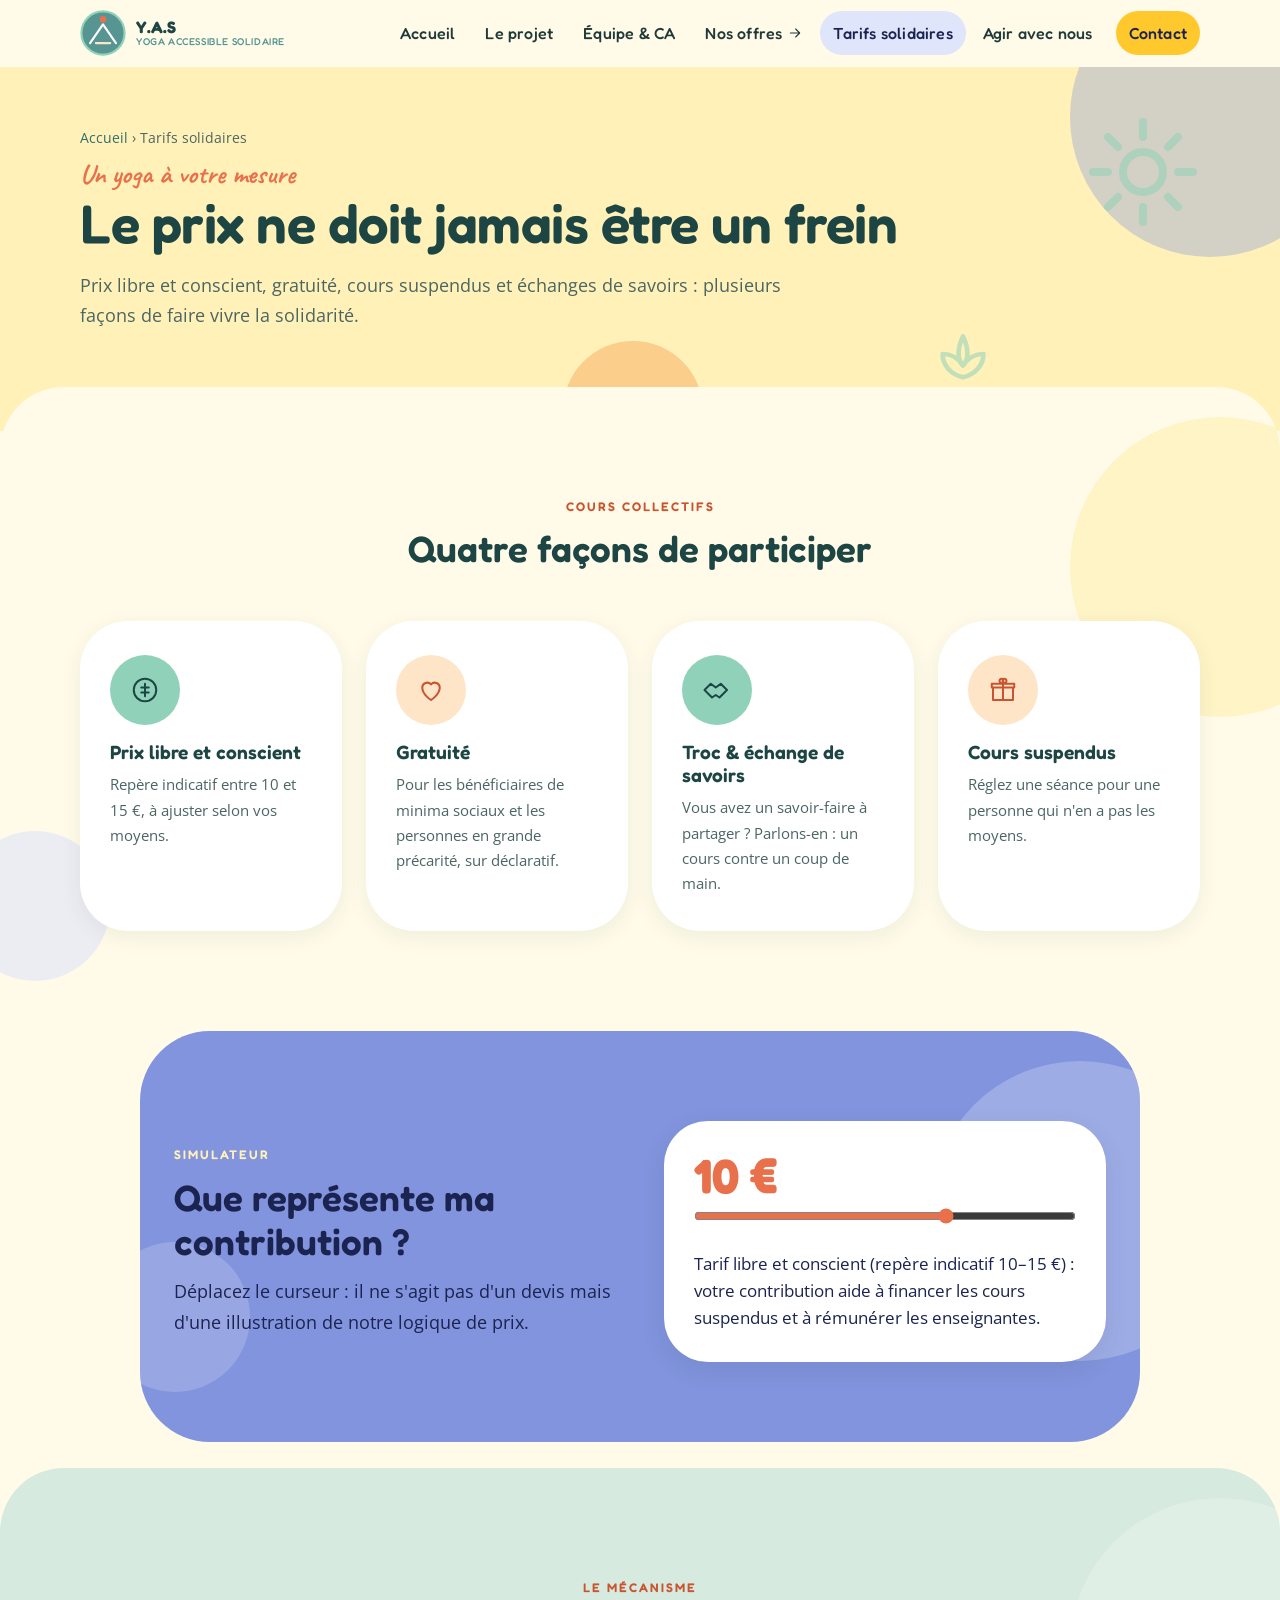
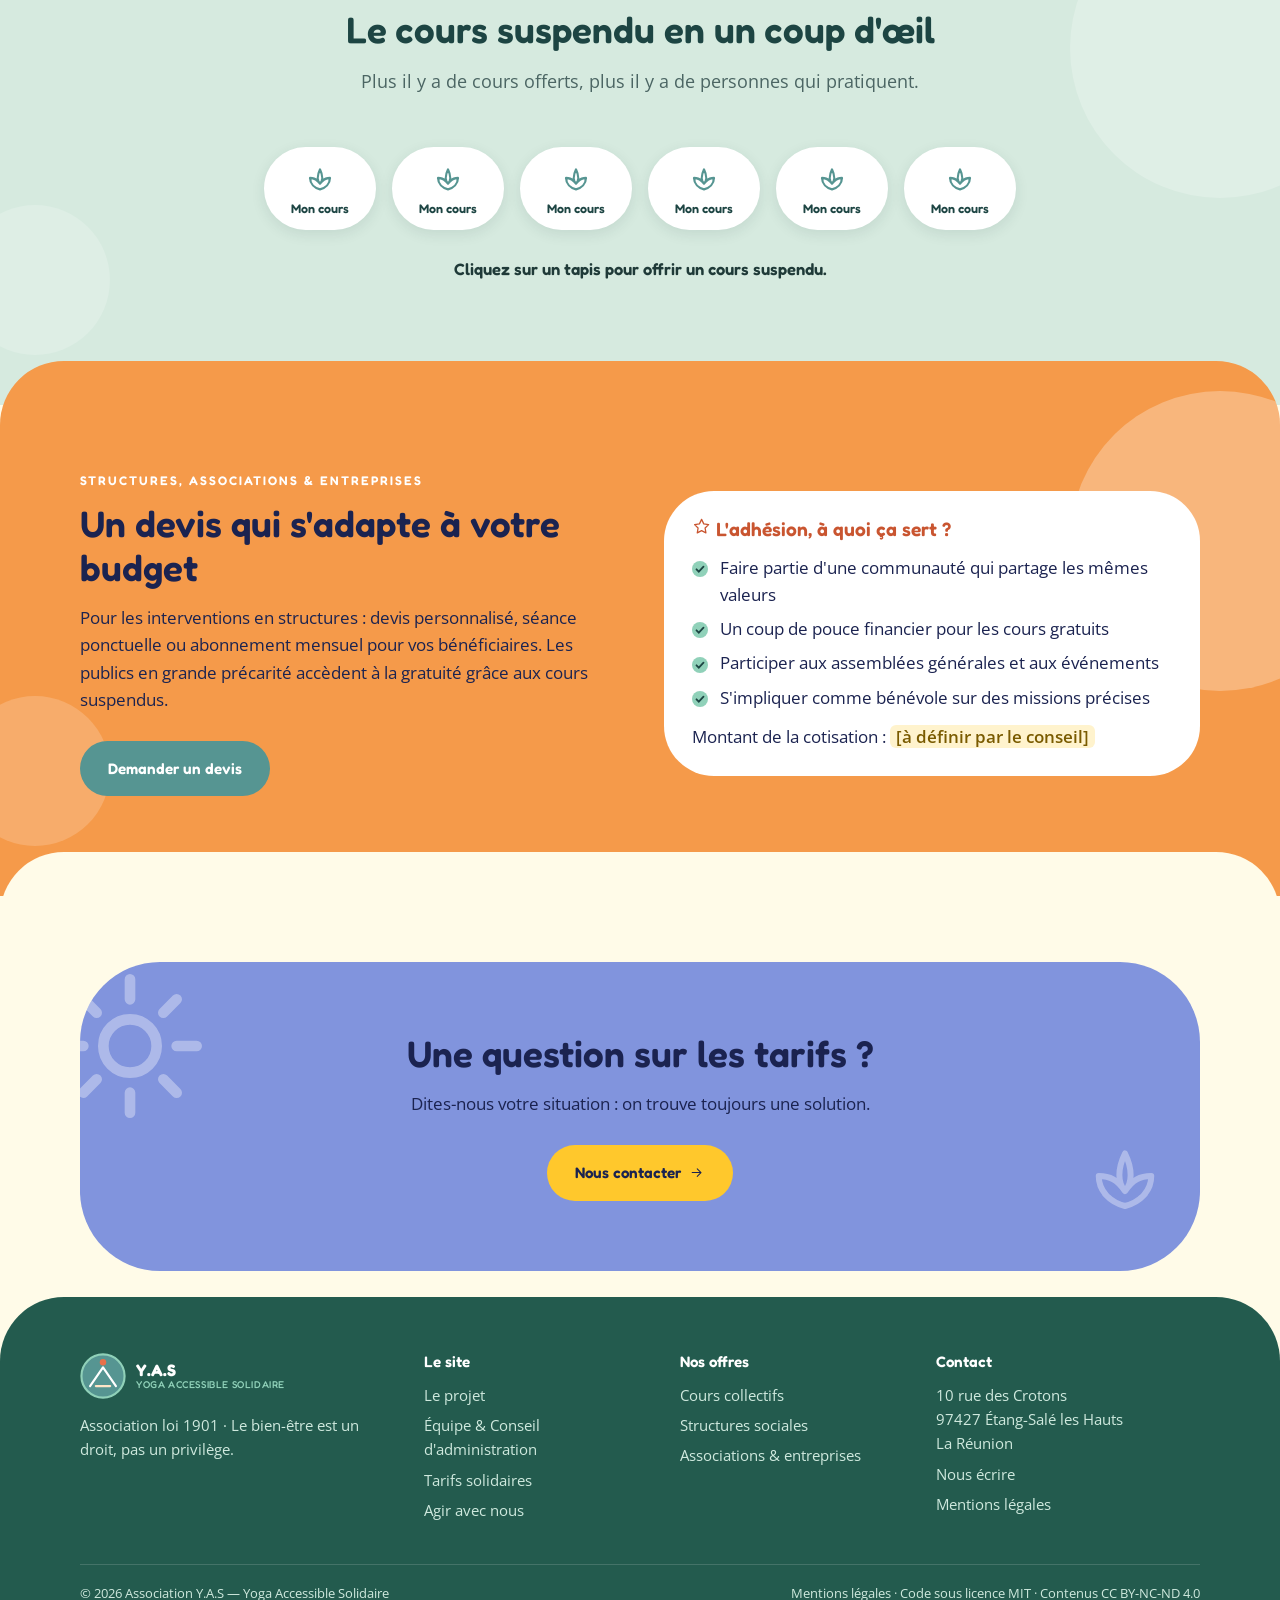
<file: tarifs.html>
<!DOCTYPE html>
<html lang="fr">
<head>
<meta charset="UTF-8">
<meta name="viewport" content="width=device-width,initial-scale=1">
<title>Tarifs solidaires · Y.A.S Yoga Accessible Solidaire</title>
<meta name="description" content="Prix libre et conscient, gratuité pour les bénéficiaires de minima sociaux, cours suspendus et devis sur mesure pour les structures : le yoga Y.A.S est accessible à toutes et tous.">
<meta name="theme-color" content="#569592">
<link rel="icon" href="assets/favicon.svg" type="image/svg+xml">
<link rel="preconnect" href="https://fonts.googleapis.com"><link rel="preconnect" href="https://fonts.gstatic.com" crossorigin>
<link href="https://fonts.googleapis.com/css2?family=Caveat:wght@600;700&family=Open+Sans:wght@400;600&family=Fredoka:wght@400;500;600;700&display=swap" rel="stylesheet">
<link rel="stylesheet" href="assets/style.css">
<link rel="stylesheet" href="assets/v2.css">
</head>
<body>
<svg width="0" height="0" style="position:absolute" aria-hidden="true"><symbol id="i-lotus" viewBox="0 0 24 24"><path d="M12 20c-4-1-7-4-7-8 3 0 5 1 7 4 2-3 4-4 7-4 0 4-3 7-7 8Z M12 16c-2-2-2-6 0-10 2 4 2 8 0 10Z"/></symbol><symbol id="i-heart" viewBox="0 0 24 24"><path d="M12 20s-7-4.4-7-10a4 4 0 0 1 7-2.5A4 4 0 0 1 19 10c0 5.6-7 10-7 10Z"/></symbol><symbol id="i-users" viewBox="0 0 24 24"><path d="M8 11a3 3 0 1 0 0-6 3 3 0 0 0 0 6Z M2 20c0-3 2.5-5.5 6-5.5s6 2.5 6 5.5 M16 11a3 3 0 1 0 0-6 M14.5 14.5c2.8.3 4.5 2.5 4.5 5.5"/></symbol><symbol id="i-leaf" viewBox="0 0 24 24"><path d="M5 19c0-9 5-14 14-14 0 9-5 14-14 14Z M5 19l8-8"/></symbol><symbol id="i-sun" viewBox="0 0 24 24"><path d="M12 16a4 4 0 1 0 0-8 4 4 0 0 0 0 8Z M12 2v3 M12 19v3 M2 12h3 M19 12h3 M5 5l2 2 M17 17l2 2 M19 5l-2 2 M7 17l-2 2"/></symbol><symbol id="i-moon" viewBox="0 0 24 24"><path d="M20 14A8 8 0 1 1 10 4a6 6 0 0 0 10 10Z"/></symbol><symbol id="i-chair" viewBox="0 0 24 24"><path d="M7 3v10h10 M7 13v8 M17 13v8 M5 21h4 M15 21h4 M7 8h5"/></symbol><symbol id="i-home" viewBox="0 0 24 24"><path d="M3 11l9-7 9 7 M5 10v10h14V10 M10 20v-6h4v6"/></symbol><symbol id="i-hospital" viewBox="0 0 24 24"><path d="M4 21V5l8-2 8 2v16 M9 21v-5h6v5 M12 7v4 M10 9h4"/></symbol><symbol id="i-shield" viewBox="0 0 24 24"><path d="M12 3 4 6v6c0 5 3.5 8 8 9 4.5-1 8-4 8-9V6l-8-3Z"/></symbol><symbol id="i-pin" viewBox="0 0 24 24"><path d="M12 21s-6-5.5-6-11a6 6 0 0 1 12 0c0 5.5-6 11-6 11Z M12 12a2 2 0 1 0 0-4 2 2 0 0 0 0 4Z"/></symbol><symbol id="i-mail" viewBox="0 0 24 24"><path d="M3 6h18v12H3z M3 7l9 6 9-6"/></symbol><symbol id="i-phone" viewBox="0 0 24 24"><path d="M5 4h4l2 5-2.5 1.5a11 11 0 0 0 5 5L15 13l5 2v4a2 2 0 0 1-2 2A15 15 0 0 1 3 6a2 2 0 0 1 2-2Z"/></symbol><symbol id="i-coin" viewBox="0 0 24 24"><path d="M12 21a9 9 0 1 0 0-18 9 9 0 0 0 0 18Z M12 7v10 M9 10h6 M9 14h6"/></symbol><symbol id="i-handshake" viewBox="0 0 24 24"><path d="M2 12l5-5 4 3 4-3 5 5-6 6-3-2-3 2z"/></symbol><symbol id="i-gift" viewBox="0 0 24 24"><path d="M4 10h16v10H4z M3 7h18v3H3z M12 7v13 M12 7C9 7 8 3 11 3c2 0 1 4 1 4Zm0 0c3 0 4-4 1-4-2 0-1 4-1 4Z"/></symbol><symbol id="i-sprout" viewBox="0 0 24 24"><path d="M12 21v-9 M12 12c0-4-3-6-7-6 0 4 3 6 7 6Z M12 14c0-3 2-5 6-5 0 3-2 5-6 5Z"/></symbol><symbol id="i-wave" viewBox="0 0 24 24"><path d="M2 10c3-5 5-5 8 0s5 5 8 0l4-2 M2 17c3-5 5-5 8 0s5 5 8 0"/></symbol><symbol id="i-grad" viewBox="0 0 24 24"><path d="M2 9l10-5 10 5-10 5z M6 11v5c3 3 9 3 12 0v-5"/></symbol><symbol id="i-brief" viewBox="0 0 24 24"><path d="M3 8h18v12H3z M8 8V5h8v3 M3 13h18"/></symbol><symbol id="i-cal" viewBox="0 0 24 24"><path d="M4 6h16v14H4z M4 10h16 M8 3v4 M16 3v4"/></symbol><symbol id="i-chat" viewBox="0 0 24 24"><path d="M4 5h16v11H9l-5 4z"/></symbol><symbol id="i-lock" viewBox="0 0 24 24"><path d="M6 11h12v9H6z M8 11V8a4 4 0 0 1 8 0v3"/></symbol><symbol id="i-clock" viewBox="0 0 24 24"><path d="M12 21a9 9 0 1 0 0-18 9 9 0 0 0 0 18Z M12 7v5l3 2"/></symbol><symbol id="i-camera" viewBox="0 0 24 24"><path d="M3 8h4l2-3h6l2 3h4v12H3z M12 17a3.5 3.5 0 1 0 0-7 3.5 3.5 0 0 0 0 7Z"/></symbol><symbol id="i-scale" viewBox="0 0 24 24"><path d="M12 3v18 M5 21h14 M4 7h16"/></symbol><symbol id="i-arrow" viewBox="0 0 24 24"><path d="M5 12h14 M13 6l6 6-6 6"/></symbol><symbol id="i-star" viewBox="0 0 24 24"><path d="M12 3l2.7 5.6 6.1.9-4.4 4.3 1 6.1L12 17l-5.4 2.9 1-6.1L3.2 9.5l6.1-.9z"/></symbol><symbol id="i-mega" viewBox="0 0 24 24"><path d="M3 10v4h4l8 5V5L7 10z M18 9a4 4 0 0 1 0 6"/></symbol><symbol id="i-body" viewBox="0 0 24 24"><path d="M12 5a2 2 0 1 0 0-4 2 2 0 0 0 0 4Z M5 9h14 M12 9v6 M8 22l4-7 4 7"/></symbol><symbol id="i-brain" viewBox="0 0 24 24"><path d="M9 4a3 3 0 0 0-3 3 3 3 0 0 0-2 5 3 3 0 0 0 3 5 3 3 0 0 0 5 1V4a3 3 0 0 0-3 0Z M15 4a3 3 0 0 1 3 3 3 3 0 0 1 2 5 3 3 0 0 1-3 5 3 3 0 0 1-5 1"/></symbol><symbol id="i-globe" viewBox="0 0 24 24"><path d="M12 21a9 9 0 1 0 0-18 9 9 0 0 0 0 18Z M3 12h18 M12 3c3 3 3 15 0 18 M12 3c-3 3-3 15 0 18"/></symbol><symbol id="i-book" viewBox="0 0 24 24"><path d="M4 4h7a2 2 0 0 1 2 2v14a2 2 0 0 0-2-2H4z M20 4h-7"/></symbol><symbol id="i-doc" viewBox="0 0 24 24"><path d="M6 3h9l4 4v14H6z M14 3v5h5 M9 13h6 M9 17h6"/></symbol><symbol id="i-link" viewBox="0 0 24 24"><path d="M10 14a4 4 0 0 0 5.7 0l3-3a4 4 0 0 0-5.7-5.7l-1 1 M14 10a4 4 0 0 0-5.7 0l-3 3a4 4 0 0 0 5.7 5.7l1-1"/></symbol></svg>
<header class="hdr" id="hdr"><div class="hdr-in">
<a class="brand" href="index.html"><svg viewBox="0 0 64 64" aria-hidden="true"><circle cx="32" cy="32" r="30" fill="#569592"/><circle cx="32" cy="32" r="30" fill="none" stroke="#90d1b9" stroke-width="3"/><path d="M14 46 32 20 50 46" fill="none" stroke="#fff" stroke-width="3" stroke-linecap="round" stroke-linejoin="round"/><path d="M22 46h20" stroke="#ffe5c7" stroke-width="3" stroke-linecap="round"/><circle cx="32" cy="13" r="4.5" fill="#e8704a"/></svg><span>Y.A.S<small>YOGA ACCESSIBLE SOLIDAIRE</small></span></a>
<button class="burger" id="burger" aria-label="Menu">☰</button>
<nav class="nav" id="nav"><a href="index.html" class="">Accueil</a><a href="projet.html" class="">Le projet</a><a href="equipe.html" class="">Équipe &amp; CA</a><div class="nav-drop"><button class="nav-drop-btn" type="button">Nos offres <svg class="ico" viewBox="0 0 24 24" aria-hidden="true"><use href="#i-arrow"/></svg></button><div class="drop-menu"><a href="cours-collectifs.html" class=""><svg class="ico" viewBox="0 0 24 24" aria-hidden="true"><use href="#i-users"/></svg> Cours collectifs</a><a href="structures.html" class=""><svg class="ico" viewBox="0 0 24 24" aria-hidden="true"><use href="#i-hospital"/></svg> Structures sociales &amp; médico-sociales</a><a href="entreprises-associations.html" class=""><svg class="ico" viewBox="0 0 24 24" aria-hidden="true"><use href="#i-brief"/></svg> Associations &amp; entreprises</a></div></div><a href="tarifs.html" class="active">Tarifs solidaires</a><a href="agir.html" class="">Agir avec nous</a><a href="contact.html" class="cta ">Contact</a></nav></div></header>
<section class="page-hero"><span class="deco spin" style="right:6%;top:20px;font-size:120px"><svg class="ico" viewBox="0 0 24 24" aria-hidden="true"><use href="#i-sun"/></svg></span><span class="deco" style="right:22%;bottom:10px;font-size:70px"><svg class="ico" viewBox="0 0 24 24" aria-hidden="true"><use href="#i-lotus"/></svg></span>
<div class="container"><p class="crumb"><a href="index.html">Accueil</a> › Tarifs solidaires</p><span class="script">Un yoga à votre mesure</span><h1>Le prix ne doit jamais être un frein</h1><p class="lead">Prix libre et conscient, gratuité, cours suspendus et échanges de savoirs : plusieurs façons de faire vivre la solidarité.</p></div></section>
<section class="section s-butter"><div class="container">
<div class="sec-head reveal center"><span class="eyebrow">Cours collectifs</span><h2>Quatre façons de participer</h2></div>
<div class="cards">
<div class="card reveal"><div class="ico-wrap"><svg class="ico" viewBox="0 0 24 24" aria-hidden="true"><use href="#i-coin"/></svg></div><h3>Prix libre et conscient</h3><p>Repère indicatif entre 10 et 15 €, à ajuster selon vos moyens.</p></div>
<div class="card peach reveal"><div class="ico-wrap"><svg class="ico" viewBox="0 0 24 24" aria-hidden="true"><use href="#i-heart"/></svg></div><h3>Gratuité</h3><p>Pour les bénéficiaires de minima sociaux et les personnes en grande précarité, sur déclaratif.</p></div>
<div class="card reveal"><div class="ico-wrap"><svg class="ico" viewBox="0 0 24 24" aria-hidden="true"><use href="#i-handshake"/></svg></div><h3>Troc &amp; échange de savoirs</h3><p>Vous avez un savoir-faire à partager ? Parlons-en : un cours contre un coup de main.</p></div>
<div class="card peach reveal"><div class="ico-wrap"><svg class="ico" viewBox="0 0 24 24" aria-hidden="true"><use href="#i-gift"/></svg></div><h3>Cours suspendus</h3><p>Réglez une séance pour une personne qui n'en a pas les moyens.</p></div>
</div></div></section>

<section class="section s-violet"><div class="container split">
<div class="reveal"><span class="eyebrow">Simulateur</span><h2>Que représente ma contribution ?</h2><p class="lead" style="margin-top:12px">Déplacez le curseur : il ne s'agit pas d'un devis mais d'une illustration de notre logique de prix.</p></div>
<div class="slider-box reveal"><div class="price-big" id="priceOut">10 €</div><input id="priceRange" type="range" min="0" max="15" step="1" value="10" aria-label="Montant de ma contribution"><p class="price-msg" id="priceMsg"></p></div></div></section>

<section class="section s-palegreen"><div class="container">
<div class="sec-head reveal center"><span class="eyebrow">Le mécanisme</span><h2>Le cours suspendu en un coup d'œil</h2><p class=lead>Plus il y a de cours offerts, plus il y a de personnes qui pratiquent.</p></div>
<div class="mats reveal"><button class="mat" type="button"><svg class="ico" viewBox="0 0 24 24" aria-hidden="true"><use href="#i-lotus"/></svg><span>Mon cours</span></button><button class="mat" type="button"><svg class="ico" viewBox="0 0 24 24" aria-hidden="true"><use href="#i-lotus"/></svg><span>Mon cours</span></button><button class="mat" type="button"><svg class="ico" viewBox="0 0 24 24" aria-hidden="true"><use href="#i-lotus"/></svg><span>Mon cours</span></button><button class="mat" type="button"><svg class="ico" viewBox="0 0 24 24" aria-hidden="true"><use href="#i-lotus"/></svg><span>Mon cours</span></button><button class="mat" type="button"><svg class="ico" viewBox="0 0 24 24" aria-hidden="true"><use href="#i-lotus"/></svg><span>Mon cours</span></button><button class="mat" type="button"><svg class="ico" viewBox="0 0 24 24" aria-hidden="true"><use href="#i-lotus"/></svg><span>Mon cours</span></button></div>
<p class="mats-msg" id="matsMsg"></p></div></section>

<section class="section s-orange"><div class="container split">
<div class="reveal"><span class="eyebrow">Structures, associations &amp; entreprises</span><h2>Un devis qui s'adapte à votre budget</h2><p style="margin-top:14px">Pour les interventions en structures : devis personnalisé, séance ponctuelle ou abonnement mensuel pour vos bénéficiaires. Les publics en grande précarité accèdent à la gratuité grâce aux cours suspendus.</p><div class="btn-row"><a class="btn btn-teal" href="contact.html">Demander un devis</a></div></div>
<div class="bulle mint reveal"><h3><svg class="ico" viewBox="0 0 24 24" aria-hidden="true"><use href="#i-star"/></svg> L'adhésion, à quoi ça sert ?</h3><ul class="ticks"><li>Faire partie d'une communauté qui partage les mêmes valeurs</li><li>Un coup de pouce financier pour les cours gratuits</li><li>Participer aux assemblées générales et aux événements</li><li>S'impliquer comme bénévole sur des missions précises</li></ul><p style="margin-top:12px">Montant de la cotisation : <span class="todo">[à définir par le conseil]</span></p></div></div></section>
<section class="section s-cta"><div class="container"><div class="cta-band reveal"><span class="deco spin" style="left:-30px;top:-30px;font-size:160px"><svg class="ico" viewBox="0 0 24 24" aria-hidden="true"><use href="#i-sun"/></svg></span><span class="deco" style="right:30px;bottom:10px;font-size:90px"><svg class="ico" viewBox="0 0 24 24" aria-hidden="true"><use href="#i-lotus"/></svg></span>
<h2>Une question sur les tarifs ?</h2><p>Dites-nous votre situation : on trouve toujours une solution.</p><div class="btn-row" style="justify-content:center"><a class="btn btn-coral" href="contact.html">Nous contacter <svg class="ico" viewBox="0 0 24 24" aria-hidden="true"><use href="#i-arrow"/></svg></a></div></div></div></section>
<footer class="ftr"><div class="container"><div class="ftr-grid">
<div><a class="brand" href="index.html"><svg viewBox="0 0 64 64" aria-hidden="true"><circle cx="32" cy="32" r="30" fill="#569592"/><circle cx="32" cy="32" r="30" fill="none" stroke="#90d1b9" stroke-width="3"/><path d="M14 46 32 20 50 46" fill="none" stroke="#fff" stroke-width="3" stroke-linecap="round" stroke-linejoin="round"/><path d="M22 46h20" stroke="#ffe5c7" stroke-width="3" stroke-linecap="round"/><circle cx="32" cy="13" r="4.5" fill="#e8704a"/></svg><span>Y.A.S<small>YOGA ACCESSIBLE SOLIDAIRE</small></span></a>
<p style="margin-top:14px;font-size:.92rem">Association loi 1901 · Le bien-être est un droit, pas un privilège.</p></div>
<div><h4>Le site</h4><ul><li><a href="projet.html">Le projet</a></li><li><a href="equipe.html">Équipe &amp; Conseil d'administration</a></li><li><a href="tarifs.html">Tarifs solidaires</a></li><li><a href="agir.html">Agir avec nous</a></li></ul></div>
<div><h4>Nos offres</h4><ul><li><a href="cours-collectifs.html">Cours collectifs</a></li><li><a href="structures.html">Structures sociales</a></li><li><a href="entreprises-associations.html">Associations &amp; entreprises</a></li></ul></div>
<div><h4>Contact</h4><ul><li>10 rue des Crotons<br>97427 Étang-Salé les Hauts<br>La Réunion</li><li><a href="contact.html">Nous écrire</a></li><li><a href="mentions-legales.html">Mentions légales</a></li></ul></div>
</div><div class="ftr-bot"><span>© 2026 Association Y.A.S — Yoga Accessible Solidaire</span><span><a href="mentions-legales.html">Mentions légales</a> · Code sous licence MIT · Contenus CC BY-NC-ND 4.0</span></div></div></footer>
<script src="assets/main.js"></script>
</body></html>
</file>
<file: assets/style.css>
/* ==========================================================================
   Y.A.S — Yoga Accessible Solidaire · Design system
   Palette et graphisme inspirés de la plaquette : menthe, turquoise, pêche,
   bulles arrondies, écriture manuscrite pour les accents.
   ========================================================================== */
:root{
  --mint:#90d1b9; --mint-200:#cfe9de; --mint-100:#e7f4ee;
  --teal:#569592; --teal-700:#2f6f6c; --teal-900:#1d4543;
  --peach:#ffe5c7; --peach-200:#fff1de; --cream:#fffaf3;
  --coral:#e8704a; --coral-700:#c95530;
  --ink:#1f3a38; --ink-soft:#4b6563; --line:#d9e8e1; --white:#fff;
  --rd:22px; --container:1160px;
  --fH:'Poppins','Montserrat',system-ui,sans-serif;
  --fB:'Open Sans','Lato',system-ui,sans-serif;
  --fH2:'Caveat','Segoe Script','Comic Sans MS',cursive;
}
*{box-sizing:border-box;margin:0;padding:0}
html{scroll-behavior:smooth}
body{font-family:var(--fB);color:var(--ink);background:var(--cream);line-height:1.65;font-size:16.5px;overflow-x:hidden}
img{max-width:100%;display:block}
a{color:var(--teal-700)}
h1,h2,h3,h4{font-family:var(--fH);line-height:1.2;color:var(--teal-900)}
h1{font-size:clamp(2rem,5vw,3.4rem);font-weight:700;letter-spacing:-.5px}
h2{font-size:clamp(1.6rem,3.4vw,2.3rem);font-weight:700}
h3{font-size:1.2rem;font-weight:600}
p+p{margin-top:.9em}
.container{max-width:var(--container);margin:0 auto;padding:0 20px}
.section{padding:78px 0;position:relative}
.section.alt{background:var(--mint-100)}
.section.teal{background:var(--teal);color:#fff}
.section.teal h2,.section.teal h3{color:#fff}
.section.peach{background:var(--peach-200)}
.script{font-family:var(--fH2);font-size:1.7rem;color:var(--coral);font-weight:700;line-height:1}
.eyebrow{font-family:var(--fH);text-transform:uppercase;letter-spacing:2px;font-size:.78rem;font-weight:600;color:var(--coral);margin-bottom:10px;display:block}
.lead{font-size:1.15rem;color:var(--ink-soft);max-width:720px}
.teal .lead{color:#e8f7f1}
.center{text-align:center}.center .lead{margin:14px auto 0}
.sec-head{margin-bottom:44px}
.sec-head h2{margin-top:4px}

/* icônes */
.ico{width:1em;height:1em;fill:none;stroke:currentColor;stroke-width:1.6;stroke-linecap:round;stroke-linejoin:round;flex:none}
.ico-xl{width:34px;height:34px}

/* boutons */
.btn{display:inline-flex;align-items:center;gap:8px;font-family:var(--fH);font-weight:600;font-size:.95rem;padding:13px 26px;border-radius:999px;text-decoration:none;border:2px solid transparent;cursor:pointer;transition:transform .2s,box-shadow .2s,background .2s}
.btn:hover{transform:translateY(-2px);box-shadow:0 8px 20px rgba(47,111,108,.22)}
.btn-coral{background:var(--coral);color:#fff}.btn-coral:hover{background:var(--coral-700)}
.btn-teal{background:var(--teal);color:#fff}.btn-teal:hover{background:var(--teal-700)}
.btn-out{border-color:var(--teal);color:var(--teal-700);background:transparent}
.btn-out-w{border-color:#fff;color:#fff}
.btn-row{display:flex;flex-wrap:wrap;gap:14px;margin-top:28px}

/* header */
.hdr{position:sticky;top:0;z-index:50;background:rgba(255,250,243,.94);backdrop-filter:blur(8px);border-bottom:1px solid transparent;transition:.3s}
.hdr.scrolled{border-color:var(--line);box-shadow:0 4px 18px rgba(31,58,56,.07)}
.hdr-in{max-width:var(--container);margin:0 auto;padding:10px 20px;display:flex;align-items:center;justify-content:space-between;gap:16px}
.brand{display:flex;align-items:center;gap:10px;text-decoration:none;color:var(--teal-900);font-family:var(--fH);font-weight:700;line-height:1.05}
.brand svg{width:46px;height:46px}
.brand small{display:block;font-weight:500;font-size:.62rem;letter-spacing:.6px;color:var(--teal)}
.nav{display:flex;align-items:center;gap:4px}
.nav a,.nav-drop-btn{white-space:nowrap;font-family:var(--fH);font-size:.88rem;font-weight:500;color:var(--ink);text-decoration:none;padding:9px 13px;border-radius:999px;background:none;border:0;cursor:pointer;display:inline-flex;align-items:center;gap:5px}
.nav a:hover,.nav-drop-btn:hover{background:var(--mint-100)}
.nav a.active,.nav-drop-btn.active{background:var(--mint);color:var(--teal-900)}
.nav a.cta{background:var(--coral);color:#fff;margin-left:6px}.nav a.cta:hover{background:var(--coral-700)}
.nav-drop{position:relative}
.drop-menu{position:absolute;top:100%;left:0;min-width:270px;background:#fff;border-radius:18px;box-shadow:0 14px 38px rgba(31,58,56,.16);padding:8px;display:none}
.nav-drop:hover .drop-menu,.nav-drop.open .drop-menu{display:block}
.drop-menu a{display:flex;border-radius:12px;width:100%}
.burger{display:none;background:var(--mint);border:0;border-radius:12px;width:44px;height:44px;cursor:pointer;color:var(--teal-900);font-size:1.4rem}

/* hero */
.hero{padding:56px 0 80px;position:relative;overflow:hidden;background:linear-gradient(180deg,var(--mint-100),var(--cream))}
.hero-grid{display:grid;grid-template-columns:1.05fr 1fr;gap:48px;align-items:center}
.hero h1 .hl{color:var(--coral)}
.hero .script{display:block;margin-bottom:8px}
.hero-photos{position:relative;height:500px}
.blob{position:absolute;overflow:hidden;box-shadow:0 18px 40px rgba(31,58,56,.18)}
.blob img{width:100%;height:100%;object-fit:cover}
.blob.b1{width:62%;height:78%;left:0;top:0;border-radius:48% 52% 55% 45%/ 45% 40% 60% 55%;animation:morph 14s ease-in-out infinite}
.blob.b2{width:48%;height:56%;right:0;bottom:0;border-radius:55% 45% 40% 60%/55% 50% 50% 45%;border:8px solid var(--cream);animation:morph 16s ease-in-out infinite reverse}
.bubble-float{position:absolute;background:var(--peach);border-radius:30px 30px 30px 6px;padding:12px 18px;font-family:var(--fH);font-weight:600;font-size:.85rem;color:var(--teal-900);box-shadow:0 8px 22px rgba(31,58,56,.14);z-index:3;animation:float 6s ease-in-out infinite}
@keyframes morph{50%{border-radius:55% 45% 42% 58%/50% 58% 42% 50%}}
@keyframes float{50%{transform:translateY(-12px)}}
@keyframes spin{to{transform:rotate(360deg)}}
@keyframes pulse{0%,100%{transform:scale(1)}50%{transform:scale(1.08)}}
.deco{position:absolute;color:var(--mint);opacity:.55;animation:float 7s ease-in-out infinite;pointer-events:none}
.deco.spin{animation:spin 40s linear infinite}

/* bulle (style plaquette) */
.bulle{background:var(--peach);border-radius:34px 34px 34px 8px;padding:26px 28px}
.bulle.mint{background:var(--mint-200);border-radius:34px 34px 8px 34px}
.bulle h3{color:var(--coral-700)}
.cards{display:grid;grid-template-columns:repeat(auto-fit,minmax(260px,1fr));gap:24px}
.card{background:#fff;border-radius:var(--rd);padding:30px 26px;box-shadow:0 6px 22px rgba(31,58,56,.07);transition:transform .3s,box-shadow .3s;position:relative;overflow:hidden}
.card:hover{transform:translateY(-6px);box-shadow:0 16px 34px rgba(31,58,56,.13)}
.card .ico-wrap{width:62px;height:62px;border-radius:50% 50% 50% 14px;background:var(--mint);color:var(--teal-900);display:grid;place-items:center;font-size:30px;margin-bottom:16px;transition:transform .4s}
.card:hover .ico-wrap{transform:rotate(-8deg) scale(1.08)}
.card.peach .ico-wrap{background:var(--peach);color:var(--coral-700)}
.card p{color:var(--ink-soft);font-size:.96rem;margin-top:8px}
.card .more{display:inline-block;margin-top:14px;font-family:var(--fH);font-weight:600;font-size:.9rem;color:var(--coral-700);text-decoration:none}
.card .more:hover{text-decoration:underline}
.ticks{list-style:none;margin-top:12px}
.ticks li{padding-left:28px;position:relative;margin:7px 0;color:var(--ink-soft)}
.ticks li::before{content:"";position:absolute;left:0;top:.45em;width:16px;height:16px;border-radius:50%;background:var(--mint) url("data:image/svg+xml,%3Csvg xmlns='http://www.w3.org/2000/svg' viewBox='0 0 16 16'%3E%3Cpath d='M4.5 8.3l2.3 2.3 4.7-5' fill='none' stroke='%231d4543' stroke-width='1.8' stroke-linecap='round'/%3E%3C/svg%3E")}
.teal .ticks li{color:#e8f7f1}

/* compteurs */
.stats{display:grid;grid-template-columns:repeat(auto-fit,minmax(190px,1fr));gap:20px;margin-top:-46px;position:relative;z-index:5}
.stat{background:#fff;border-radius:var(--rd);padding:24px 20px;text-align:center;box-shadow:0 10px 30px rgba(31,58,56,.1)}
.stat .n{font-family:var(--fH);font-size:2.6rem;font-weight:700;color:var(--coral);line-height:1}
.stat .n small{font-size:1.2rem}
.stat p{font-size:.88rem;color:var(--ink-soft);margin-top:8px;line-height:1.35}
.stat .ico{font-size:26px;color:var(--teal);margin-bottom:8px}

/* onglets public */
.tabs{display:flex;flex-wrap:wrap;gap:10px;justify-content:center;margin-bottom:28px}
.tab{font-family:var(--fH);font-weight:600;font-size:.9rem;padding:11px 20px;border-radius:999px;border:2px solid var(--mint);background:#fff;color:var(--teal-900);cursor:pointer;display:inline-flex;gap:8px;align-items:center;transition:.2s}
.tab:hover{background:var(--mint-100)}
.tab.on{background:var(--teal);border-color:var(--teal);color:#fff}
.panel{display:none;animation:fadeUp .5s}
.panel.on{display:grid;grid-template-columns:1fr 1fr;gap:32px;align-items:center}
.panel .quote{font-family:var(--fH2);font-size:2rem;line-height:1.1;color:var(--coral-700)}
@keyframes fadeUp{from{opacity:0;transform:translateY(14px)}}

/* photos */
.photo{border-radius:var(--rd);overflow:hidden;box-shadow:0 12px 30px rgba(31,58,56,.15);position:relative}
.photo img{width:100%;height:100%;object-fit:cover;transition:transform .8s}
.photo:hover img{transform:scale(1.05)}
.photo.arch{border-radius:200px 200px var(--rd) var(--rd)}
.photo.leaf{border-radius:var(--rd) 120px var(--rd) 120px}
.slot{border:2.5px dashed var(--teal);border-radius:var(--rd);background:repeating-linear-gradient(135deg,var(--mint-100),var(--mint-100) 14px,#f3faf6 14px,#f3faf6 28px);display:flex;flex-direction:column;align-items:center;justify-content:center;gap:8px;text-align:center;color:var(--teal-700);font-family:var(--fH);font-weight:500;font-size:.85rem;padding:20px;min-height:220px}
.slot .ico{font-size:34px;animation:pulse 3s infinite}
.slot small{font-family:var(--fB);color:var(--ink-soft)}
.gallery{display:grid;grid-template-columns:repeat(auto-fit,minmax(210px,1fr));gap:18px}
.gallery .photo,.gallery .slot{height:320px}
.split{display:grid;grid-template-columns:1fr 1fr;gap:48px;align-items:center}
.split.rev>:first-child{order:2}

/* respiration */
.breath{display:grid;place-items:center;text-align:center}
.breath-orb{width:200px;height:200px;border-radius:50%;background:radial-gradient(circle at 35% 30%,#fff,var(--mint) 55%,var(--teal));display:grid;place-items:center;color:#fff;font-family:var(--fH);font-weight:600;transition:transform 4s ease-in-out;box-shadow:0 0 0 14px rgba(144,209,185,.3),0 0 0 32px rgba(144,209,185,.15)}
.breath-orb span{font-size:1.15rem;text-shadow:0 1px 6px rgba(29,69,67,.4)}
.breath .btn{margin-top:30px}

/* impact */
.impact{max-width:900px;margin:0 auto}
.impact svg{width:100%;height:auto;overflow:visible}
.impact .lnk{stroke:var(--mint);stroke-width:2.5;fill:none;stroke-dasharray:400;stroke-dashoffset:400;transition:stroke-dashoffset 1.4s ease}
.impact.vis .lnk{stroke-dashoffset:0}
.impact .node{opacity:0;transform:scale(.7);transform-box:fill-box;transform-origin:center;transition:.6s}
.impact.vis .node{opacity:1;transform:none}
.impact.vis .node:nth-of-type(2){transition-delay:.3s}.impact.vis .node:nth-of-type(3){transition-delay:.5s}.impact.vis .node:nth-of-type(4){transition-delay:.7s}.impact.vis .node:nth-of-type(5){transition-delay:.9s}.impact.vis .node:nth-of-type(6){transition-delay:1.1s}
.impact text{font-family:var(--fH)}
.impact .hub{animation:pulse 4s infinite;transform-box:fill-box;transform-origin:center}

/* cours suspendus */
.mats{display:flex;flex-wrap:wrap;gap:16px;justify-content:center;margin:26px 0}
.mat{width:104px;border:0;background:#fff;border-radius:22px;padding:14px 8px;cursor:pointer;font-family:var(--fH);font-size:.78rem;font-weight:600;color:var(--teal-900);display:flex;flex-direction:column;align-items:center;gap:6px;transition:.3s;box-shadow:0 4px 14px rgba(31,58,56,.1)}
.mat .ico{font-size:34px;color:var(--teal)}
.mat.gift{background:var(--coral);color:#fff;transform:translateY(-8px)}
.mat.gift .ico{color:#fff;animation:pulse 1.6s infinite}
.mats-msg{text-align:center;font-family:var(--fH);font-weight:600;min-height:3em}

/* tarif slider */
.slider-box{background:#fff;border-radius:var(--rd);padding:30px;box-shadow:0 8px 26px rgba(31,58,56,.09)}
input[type=range]{width:100%;accent-color:var(--coral);height:34px}
.price-big{font-family:var(--fH);font-size:3rem;font-weight:700;color:var(--coral);line-height:1}
.price-msg{margin-top:10px;color:var(--ink-soft);min-height:3.4em}

/* timeline */
.timeline{position:relative;max-width:820px;margin:0 auto;padding-left:34px}
.timeline::before{content:"";position:absolute;left:11px;top:6px;bottom:6px;width:3px;background:linear-gradient(var(--mint),var(--teal));border-radius:3px;transform-origin:top;transform:scaleY(0);transition:transform 1.6s ease}
.timeline.vis::before{transform:scaleY(1)}
.tl-item{position:relative;margin-bottom:28px;background:#fff;border-radius:var(--rd);padding:20px 24px;box-shadow:0 5px 18px rgba(31,58,56,.07)}
.tl-item::before{content:"";position:absolute;left:-30px;top:24px;width:16px;height:16px;border-radius:50%;background:var(--coral);border:3px solid var(--cream)}
.tl-item h3{display:flex;align-items:center;gap:10px}
.tl-item h3 .ico{color:var(--teal);font-size:1.3em}
.tl-item p{color:var(--ink-soft);margin-top:6px;font-size:.95rem}

/* étapes */
.steps{display:grid;grid-template-columns:repeat(auto-fit,minmax(170px,1fr));gap:16px;counter-reset:s}
.step{background:#fff;border-radius:var(--rd);padding:22px 18px;text-align:center;position:relative;counter-increment:s;box-shadow:0 5px 18px rgba(31,58,56,.07)}
.step::before{content:counter(s);position:absolute;top:-14px;left:50%;transform:translateX(-50%);width:30px;height:30px;border-radius:50%;background:var(--coral);color:#fff;font-family:var(--fH);font-weight:700;display:grid;place-items:center;font-size:.9rem}
.step .ico{font-size:34px;color:var(--teal);margin:8px 0 6px}
.step h3{font-size:1rem}.step p{font-size:.85rem;color:var(--ink-soft);margin-top:6px;line-height:1.45}

/* équipe */
.person{text-align:center}
.person .avatar{width:150px;height:150px;margin:0 auto 14px;border-radius:50% 50% 50% 18%;background:var(--mint-200);border:3px dashed var(--teal);display:grid;place-items:center;color:var(--teal);font-size:46px;transition:.4s}
.person:hover .avatar{border-radius:50%;transform:rotate(6deg)}
.person .role{display:inline-block;background:var(--coral);color:#fff;font-family:var(--fH);font-size:.74rem;font-weight:600;padding:3px 12px;border-radius:999px;margin:6px 0}
.person .role.soft{background:var(--mint);color:var(--teal-900)}
.person p{font-size:.92rem;color:var(--ink-soft)}
.orga{display:flex;flex-direction:column;align-items:center;gap:0}
.orga .lvl{background:#fff;border:2px solid var(--mint);border-radius:18px;padding:12px 24px;font-family:var(--fH);font-weight:600;text-align:center;min-width:240px}
.orga .lvl small{display:block;font-family:var(--fB);font-weight:400;color:var(--ink-soft);font-size:.8rem}
.orga .lvl.top{background:var(--teal);color:#fff;border-color:var(--teal)}.orga .lvl.top small{color:#d9f1e9}
.orga .arrow{width:3px;height:30px;background:var(--mint);position:relative;overflow:hidden}
.orga .arrow::after{content:"";position:absolute;inset:0;background:var(--coral);animation:flow 1.8s linear infinite}
@keyframes flow{from{transform:translateY(-100%)}to{transform:translateY(100%)}}
.chips{display:flex;flex-wrap:wrap;gap:10px;justify-content:center}
.chip{background:#fff;border:2px solid var(--mint);border-radius:999px;padding:8px 18px;font-family:var(--fH);font-weight:500;font-size:.88rem;display:inline-flex;gap:8px;align-items:center}
.chip .ico{color:var(--coral);font-size:1.2em}

/* marquee */
.marquee{overflow:hidden;background:var(--teal);color:#fff;padding:14px 0;font-family:var(--fH);font-weight:600}
.marquee-in{display:flex;gap:46px;white-space:nowrap;width:max-content;animation:scroll 38s linear infinite}
.marquee span{display:inline-flex;align-items:center;gap:46px}
.marquee span::after{content:"✿";color:var(--peach)}
@keyframes scroll{to{transform:translateX(-50%)}}

/* CTA */
.cta-band{background:var(--teal);color:#fff;border-radius:40px 40px 40px 8px;padding:54px 44px;text-align:center;position:relative;overflow:hidden}
.cta-band h2{color:#fff}.cta-band p{color:#e8f7f1;max-width:620px;margin:14px auto 0}
.cta-band .deco{color:#fff;opacity:.12}

/* formulaire */
form.contact{display:grid;gap:16px}
.field label{display:block;font-family:var(--fH);font-weight:600;font-size:.85rem;margin-bottom:6px}
.field input,.field select,.field textarea{width:100%;font:inherit;padding:13px 16px;border-radius:14px;border:2px solid var(--line);background:#fff}
.field input:focus,.field select:focus,.field textarea:focus{outline:0;border-color:var(--teal)}
.note{background:var(--peach);border-radius:14px;padding:12px 16px;font-size:.88rem;color:var(--ink-soft)}
.todo{background:#fff3cd;border-radius:6px;padding:0 6px;font-weight:600;color:#7a5b00}

/* sous-hero */
.page-hero{padding:60px 0 50px;background:linear-gradient(180deg,var(--mint-200),var(--cream));position:relative;overflow:hidden}
.page-hero .lead{margin-top:14px}
.crumb{font-size:.85rem;color:var(--ink-soft);margin-bottom:12px}
.crumb a{text-decoration:none}

/* footer */
.ftr{background:var(--teal-900);color:#cfe9de;padding:56px 0 24px;margin-top:0}
.ftr a{color:#cfe9de;text-decoration:none}.ftr a:hover{color:#fff;text-decoration:underline}
.ftr h4{color:#fff;font-size:.95rem;margin-bottom:12px}
.ftr-grid{display:grid;grid-template-columns:1.4fr 1fr 1fr 1.2fr;gap:36px}
.ftr li{list-style:none;margin:6px 0;font-size:.92rem}
.ftr .brand{color:#fff}.ftr .brand small{color:var(--mint)}
.ftr-bot{border-top:1px solid rgba(255,255,255,.15);margin-top:36px;padding-top:18px;font-size:.82rem;display:flex;flex-wrap:wrap;justify-content:space-between;gap:10px}
.legal h2{font-size:1.4rem;margin:34px 0 10px}.legal p,.legal li{color:var(--ink-soft)}.legal ul{padding-left:22px;margin-top:8px}

/* reveal */
.reveal{opacity:0;transform:translateY(26px);transition:opacity .8s,transform .8s}
.reveal.vis{opacity:1;transform:none}
@media (prefers-reduced-motion:reduce){*{animation:none!important;transition:none!important}.reveal{opacity:1;transform:none}.impact .lnk{stroke-dashoffset:0}.impact .node{opacity:1;transform:none}}

@media(max-width:1060px){
  .burger{display:block}
  .nav{position:absolute;top:100%;left:0;right:0;background:var(--cream);flex-direction:column;align-items:stretch;padding:12px 20px 20px;display:none;box-shadow:0 14px 24px rgba(31,58,56,.12)}
  .nav.open{display:flex}
  .drop-menu{position:static;box-shadow:none;display:block;padding:0 0 0 14px;background:none}
  .hero-grid,.split,.panel.on{grid-template-columns:1fr}
  .split.rev>:first-child{order:0}
  .hero-photos{height:380px}
  .ftr-grid{grid-template-columns:1fr 1fr}
}
@media(max-width:560px){.ftr-grid{grid-template-columns:1fr}.section{padding:56px 0}.cta-band{padding:40px 22px}}
.teal .eyebrow,.cta-band .eyebrow{color:var(--peach)}
</file>
<file: assets/v2.css>
/* ===================== v2 : sections colorées, bulles rondes (esprit NOUR) ===================== */
:root{--cream:#fffbe8;--violet:#8194dd;--violet-200:#dfe5fa;--indigo:#1b2350;--butter:#fff1b8;--yellow:#ffc82c;--orange:#f59a4a;--orange-200:#ffe0c2;--green-deep:#235b4e;--green-pale:#d6eadf;
  --fH:'Fredoka','Baloo 2','Trebuchet MS',system-ui,sans-serif}
body{background:var(--cream)}
h1,h2,h3,h4{font-weight:600}
.nav a,.nav-drop-btn{font-size:1rem;letter-spacing:.2px}
.nav a.cta{background:var(--yellow);color:var(--indigo)}.nav a.cta:hover{background:#ffb800}
.nav a.active,.nav-drop-btn.active{background:var(--violet-200);color:var(--indigo)}
.hdr{background:rgba(255,251,232,.95)}
/* sections qui se chevauchent, angles très arrondis */
.section{margin-top:-44px;padding:110px 0 100px;border-radius:64px 64px 0 0;overflow:hidden}
.section>.container{position:relative;z-index:1}
.section::before,.section::after{content:"";position:absolute;border-radius:50%;pointer-events:none;z-index:0}
.section::before{width:300px;height:300px;right:-90px;top:30px;background:rgba(255,255,255,.22)}
.section::after{width:150px;height:150px;left:-40px;bottom:50px;background:rgba(255,255,255,.18)}
.s-butter{background:var(--cream)}
.s-butter::before{background:var(--butter);opacity:.7}.s-butter::after{background:var(--violet-200);opacity:.6}
.s-violet{background:var(--violet);color:var(--indigo);width:min(96%,1000px);margin:0 auto 70px;border-radius:70px;padding:90px 0 80px}
.s-violet .container{padding:0 34px}
.s-violet h2,.s-violet .lead,.s-violet .ticks li,.s-violet .split>div>p,.s-violet .center>p{color:var(--indigo)}
.s-violet .eyebrow{color:#fff1b8}
.s-violet .btn-out{border-color:var(--indigo);color:var(--indigo)}
.s-palegreen{background:var(--green-pale)}
.s-orange{background:var(--orange);color:var(--indigo)}
.s-orange h2,.s-orange .lead,.s-orange .ticks li,.s-orange .split>div>p{color:var(--indigo)}
.s-orange .eyebrow{color:#fff}.s-orange::before{background:rgba(255,255,255,.28)}
.s-deepgreen{background:var(--green-deep);color:#fff}
.s-deepgreen h2,.s-deepgreen h3.center,.s-deepgreen .lead{color:#fff}.s-deepgreen .eyebrow{color:var(--yellow)}.s-deepgreen .ticks li{color:#e4f4ec}
.s-deepgreen::before{background:rgba(144,209,185,.15)}
.s-cta{background:var(--cream);padding-bottom:70px}
.s-cta::before,.s-cta::after{display:none}
.sec-head{margin-bottom:50px}
.eyebrow{color:var(--coral-700)}
/* bulles rondes */
.hero{background:linear-gradient(180deg,var(--butter),var(--cream));padding-bottom:110px}
.hero-photos{height:520px}
.blob.b1{width:68%;height:auto;aspect-ratio:1;border-radius:50%;left:0;top:0;animation:none}
.blob.b2{width:46%;height:auto;aspect-ratio:1;border-radius:50%;right:0;bottom:0;border:10px solid var(--cream);animation:none}
.hero-photos::before,.hero-photos::after{content:"";position:absolute;border-radius:50%}
.hero-photos::before{width:90px;height:90px;background:var(--violet);right:12%;top:2%;animation:float 6s ease-in-out infinite}
.hero-photos::after{width:56px;height:56px;background:var(--orange);left:6%;bottom:6%;animation:float 5s ease-in-out infinite -1s}
.bubble-float{border-radius:999px;padding:12px 22px;background:var(--yellow);color:var(--indigo)}
.page-hero{background:var(--butter);padding-bottom:100px}
.page-hero::before,.page-hero::after{content:"";position:absolute;border-radius:50%}
.page-hero::before{width:280px;height:280px;background:var(--violet);opacity:.35;right:-70px;top:-90px}
.page-hero::after{width:140px;height:140px;background:var(--orange);opacity:.4;left:44%;bottom:-50px}
.card{border-radius:48px;padding:34px 30px}
.card .ico-wrap{border-radius:50%;width:70px;height:70px}
.card.c-violet{background:var(--violet)}.card.c-violet h3,.card.c-violet p,.card.c-violet .more{color:var(--indigo)}.card.c-violet .ico-wrap{background:#fff}
.card.c-orange{background:var(--orange)}.card.c-orange h3,.card.c-orange p,.card.c-orange .more{color:var(--indigo)}.card.c-orange .ico-wrap{background:#fff;color:var(--coral-700)}
.card.c-green{background:var(--green-deep)}.card.c-green h3{color:#fff}.card.c-green p{color:#d9efe6}.card.c-green .more{color:var(--yellow)}.card.c-green .ico-wrap{background:var(--mint)}
.stats{display:flex;flex-wrap:wrap;justify-content:center;gap:26px;margin-top:-70px}
.stat{width:190px;height:190px;border-radius:50%;padding:18px;display:flex;flex-direction:column;align-items:center;justify-content:center}
.stat:nth-child(1){background:var(--violet)}.stat:nth-child(2){background:var(--yellow)}.stat:nth-child(3){background:var(--mint)}.stat:nth-child(4){background:var(--orange)}
.stat .n{color:var(--indigo);font-size:2.3rem}.stat p{color:var(--indigo);font-size:.76rem;margin-top:4px}.stat .ico{color:var(--indigo);font-size:22px;margin-bottom:2px}
.bulle,.bulle.mint{border-radius:50px}
.step{border-radius:50px;padding:30px 18px 24px}
.mat{border-radius:50px;width:112px}
.photo.leaf{border-radius:50%/42%}
.photo.arch{border-radius:220px 220px 60px 60px}
.photo,.slot,.slider-box,.tl-item{border-radius:44px}
.person .avatar{border-radius:50%}
.person:hover .avatar{transform:scale(1.06)}
.panel .quote{color:var(--indigo)}
.tab{border-color:var(--violet);font-weight:500;font-size:1rem}.tab.on{background:var(--violet);border-color:var(--violet);color:var(--indigo)}
.cta-band{border-radius:80px;background:var(--violet);color:var(--indigo);padding:70px 44px}
.cta-band h2,.cta-band p{color:var(--indigo)}.cta-band .deco{color:#fff;opacity:.35}
.cta-band .btn-coral{background:var(--yellow);color:var(--indigo)}
.marquee{background:var(--green-deep)}.marquee span::after{color:var(--yellow)}
.chip{border-color:var(--violet)}
.ftr{margin-top:-44px;border-radius:64px 64px 0 0;position:relative;background:var(--green-deep)}
@media(max-width:1060px){.section{border-radius:44px 44px 0 0}.s-violet{border-radius:48px}}
@media(max-width:560px){.s-violet .container{padding:0 20px}.stat{width:160px;height:160px}.stat .n{font-size:1.9rem}}
.card.c-indigo{background:var(--indigo)}.card.c-indigo h3{color:#fff}.card.c-indigo p{color:#d6dcf5}.card.c-indigo .more{color:var(--yellow)}.card.c-indigo .ico-wrap{background:var(--violet);color:var(--indigo)}
/* schéma d'impact : liste de bulles sur mobile */
.impact-list{display:none;list-style:none;gap:12px;grid-template-columns:1fr}
.impact-list li{background:var(--peach);border-radius:36px;padding:16px 22px;font-size:.92rem;color:var(--indigo)}
.impact-list li b{display:block;font-family:var(--fH);color:var(--coral-700);text-transform:uppercase;font-size:.85rem;letter-spacing:1px}
.impact-list li:nth-child(even){background:var(--mint-200)}.impact-list li:nth-child(even) b{color:var(--teal-700)}
.impact-list .hubli{background:var(--teal);text-align:center;border-radius:999px}.impact-list .hubli b{color:#fff;font-size:1.1rem;text-transform:none}
@media(max-width:700px){.impact svg{display:none}.impact-list{display:grid}}
/* lisibilité des textes gris sur fonds colorés */
.s-violet [style*="ink-soft"],.s-orange [style*="ink-soft"]{color:var(--indigo)!important}
.s-deepgreen [style*="ink-soft"]{color:#e4f4ec!important}
.s-violet .bulle,.s-orange .bulle{background:var(--butter);color:var(--indigo)}
.s-violet .bulle p,.s-orange .bulle p{color:var(--indigo)}
.s-violet .bulle.mint,.s-orange .bulle.mint{background:#fff}
</file>
